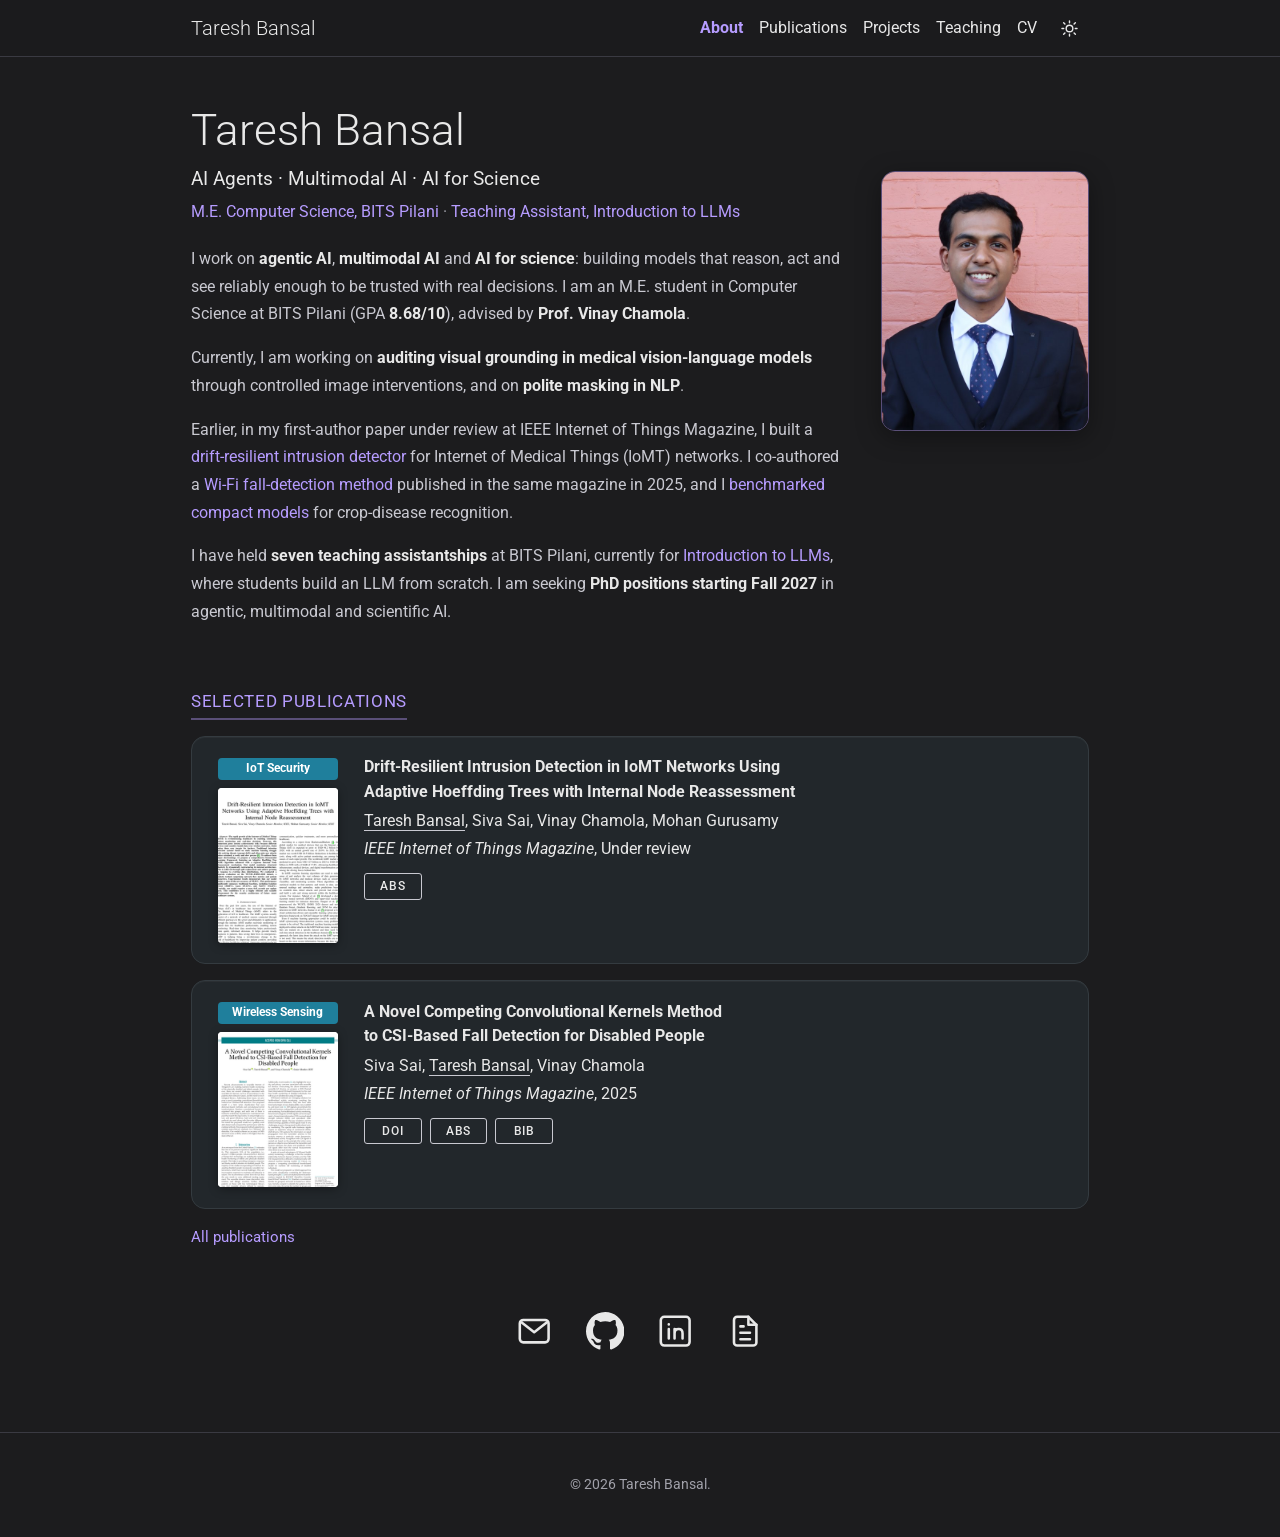
<file: index.html>
<!DOCTYPE html>
<html lang="en">
<head>
<meta charset="utf-8">
<meta name="viewport" content="width=device-width, initial-scale=1">
<title>Taresh Bansal | AI agents, multimodal AI and AI for science</title>
<meta name="description" content="Taresh Bansal: M.E. Computer Science at BITS Pilani (GPA 8.68). Working on AI agents, multimodal AI and AI for science. Published in IEEE Internet of Things Magazine. Seeking PhD positions starting Fall 2027.">
<meta name="author" content="Taresh Bansal">
<meta name="theme-color" content="#1c1c1e">
<link rel="canonical" href="https://taresh-bansal.github.io/">
<meta property="og:url" content="https://taresh-bansal.github.io/">
<meta property="og:type" content="profile">
<meta property="og:site_name" content="Taresh Bansal">
<meta property="og:title" content="Taresh Bansal | AI agents, multimodal AI and AI for science">
<meta property="og:description" content="Taresh Bansal: M.E. Computer Science at BITS Pilani (GPA 8.68). Working on AI agents, multimodal AI and AI for science. Published in IEEE Internet of Things Magazine. Seeking PhD positions starting Fall 2027.">
<meta property="og:image" content="https://taresh-bansal.github.io/assets/img/og-card.png">
<meta property="og:image:width" content="1200">
<meta property="og:image:height" content="630">
<meta property="og:image:alt" content="Taresh Bansal: AI agents, multimodal AI and AI for science">
<meta name="twitter:card" content="summary_large_image">
<meta name="twitter:title" content="Taresh Bansal | AI agents, multimodal AI and AI for science">
<meta name="twitter:description" content="Taresh Bansal: M.E. Computer Science at BITS Pilani (GPA 8.68). Working on AI agents, multimodal AI and AI for science. Published in IEEE Internet of Things Magazine. Seeking PhD positions starting Fall 2027.">
<meta name="twitter:image" content="https://taresh-bansal.github.io/assets/img/og-card.png">
<meta name="twitter:image:alt" content="Taresh Bansal: AI agents, multimodal AI and AI for science">
<link rel="icon" type="image/svg+xml" href="data:image/svg+xml,%3Csvg xmlns='http://www.w3.org/2000/svg' viewBox='0 0 64 64'%3E%3Crect width='64' height='64' rx='14' fill='%231c1c1e'/%3E%3Ctext x='32' y='42' text-anchor='middle' font-family='Helvetica,Arial,sans-serif' font-size='27' font-weight='700' fill='%23b69cff'%3ETB%3C/text%3E%3C/svg%3E">
<link rel="icon" type="image/png" sizes="32x32" href="/assets/img/favicon-32.png">
<link rel="apple-touch-icon" sizes="180x180" href="/assets/img/apple-touch-icon.png">
<link rel="preconnect" href="https://fonts.googleapis.com">
<link rel="preconnect" href="https://fonts.gstatic.com" crossorigin>
<link rel="stylesheet" href="https://fonts.googleapis.com/css2?family=Roboto:wght@300;400;500;700&amp;display=swap">
<link rel="stylesheet" href="/assets/css/main.css?v=202610191450">
<script src="/assets/js/theme.js?v=202610181442"></script>
<script type="application/ld+json">
[
 {
  "@context": "https://schema.org",
  "@type": "Person",
  "@id": "https://taresh-bansal.github.io/#person",
  "name": "Taresh Bansal",
  "url": "https://taresh-bansal.github.io/",
  "email": "mailto:tareshbansal06@gmail.com",
  "image": "https://taresh-bansal.github.io/assets/img/taresh-bansal.jpg",
  "jobTitle": "M.E. Computer Science student and Teaching Assistant",
  "affiliation": {
   "@type": "CollegeOrUniversity",
   "name": "Birla Institute of Technology and Science, Pilani"
  },
  "alumniOf": {
   "@type": "CollegeOrUniversity",
   "name": "Birla Institute of Technology and Science, Pilani"
  },
  "knowsAbout": [
   "AI Agents",
   "Agentic AI",
   "Multimodal AI",
   "AI for Science",
   "Vision-Language Models",
   "Natural Language Processing"
  ],
  "sameAs": [
   "https://github.com/taresh-bansal",
   "https://www.linkedin.com/in/taresh-bansal"
  ]
 },
 {
  "@context": "https://schema.org",
  "@type": "WebPage",
  "name": "Taresh Bansal | AI agents, multimodal AI and AI for science",
  "url": "https://taresh-bansal.github.io/",
  "description": "Taresh Bansal: M.E. Computer Science at BITS Pilani (GPA 8.68). Working on AI agents, multimodal AI and AI for science. Published in IEEE Internet of Things Magazine. Seeking PhD positions starting Fall 2027.",
  "about": {
   "@id": "https://taresh-bansal.github.io/#person"
  }
 }
]
</script>
</head>
<body>
<a class="skip" href="#content">Skip to content</a>
<header class="navbar">
  <div class="container">
    <a class="navbar-brand" href="/">Taresh Bansal</a>
    <nav aria-label="Main">
      <ul class="nav-links" id="nav-links">
        <li><a href="/" aria-current="page">About</a></li>
        <li><a href="/publications/">Publications</a></li>
        <li><a href="/projects/">Projects</a></li>
        <li><a href="/teaching/">Teaching</a></li>
        <li><a href="/cv/">CV</a></li>
      </ul>
    </nav>
    <button class="icon-btn theme-toggle" type="button" aria-label="Switch to light theme" title="Switch to light theme"><svg class="i-sun" viewBox="0 0 24 24" fill="none" stroke="currentColor" stroke-width="1.8" stroke-linecap="round" aria-hidden="true"><circle cx="12" cy="12" r="4.2"/><path d="M12 2.5v2.2M12 19.3v2.2M4.6 4.6l1.6 1.6M17.8 17.8l1.6 1.6M2.5 12h2.2M19.3 12h2.2M4.6 19.4l1.6-1.6M17.8 6.2l1.6-1.6"/></svg><svg class="i-moon" viewBox="0 0 24 24" fill="none" stroke="currentColor" stroke-width="1.8" stroke-linejoin="round" aria-hidden="true"><path d="M20.5 14.6A8.6 8.6 0 0 1 9.4 3.5a8.6 8.6 0 1 0 11.1 11.1z"/></svg></button>
    <button class="icon-btn menu-btn" type="button" aria-label="Menu" aria-expanded="false" aria-controls="nav-links"><svg class="i-bars" viewBox="0 0 24 24" fill="none" stroke="currentColor" stroke-width="1.8" stroke-linecap="round" aria-hidden="true"><path d="M4 7h16M4 12h16M4 17h16"/></svg><svg class="i-x" viewBox="0 0 24 24" fill="none" stroke="currentColor" stroke-width="1.8" stroke-linecap="round" aria-hidden="true"><path d="M6 6l12 12M18 6L6 18"/></svg></button>
  </div>
</header>
<main id="content">
  <div class="container post">
    <header class="post-header">
      <h1 class="post-title">Taresh Bansal</h1>
    </header>
    <div class="about-top">
      <div class="about-text">
      <p class="identity"><span class="nb">AI Agents ·</span> <span class="nb">Multimodal AI ·</span> <span class="nb">AI for Science</span></p>
      <p class="subtitle"><span class="cred">M.E. Computer Science, BITS Pilani</span> <span class="sep">·</span> <span class="cred">Teaching Assistant, Introduction to LLMs</span></p>
        <div class="bio">
      <p>I work on <strong>agentic AI</strong>, <strong>multimodal AI</strong> and <strong>AI for science</strong>: building models that reason, act and see reliably enough to be trusted with real decisions. I am an M.E. student in Computer Science at BITS Pilani (GPA <strong>8.68/10</strong>), advised by <strong>Prof. Vinay Chamola</strong>.</p>
      <p>Currently, I am working on <a href="/projects/medical-vlm-grounding/"><strong>auditing visual grounding in medical vision-language models</strong></a> through controlled image interventions, and on <strong>polite masking in NLP</strong>.</p>
      <p>Earlier, in my first-author paper under review at IEEE Internet of Things Magazine, I built a <a href="/projects/iomt-intrusion-detection/">drift-resilient intrusion detector</a> for Internet of Medical Things (IoMT) networks. I co-authored a <a href="/projects/csi-fall-detection/">Wi-Fi fall-detection method</a> published in the same magazine in 2025, and I <a href="/projects/plant-disease-edge/">benchmarked compact models</a> for crop-disease recognition.</p>
      <p>I have held <strong>seven teaching assistantships</strong> at BITS Pilani, currently for <a href="/teaching/">Introduction to LLMs</a>, where students build an LLM from scratch. I am seeking <strong>PhD positions starting Fall 2027</strong> in agentic, multimodal and scientific AI.</p>
        </div>
      </div>
      <figure class="profile">
        <img src="/assets/img/taresh-bansal.jpg" alt="Taresh Bansal" width="560" height="700" fetchpriority="high">
      </figure>
    </div>


    <section class="section" aria-labelledby="sp-h">
      <h2 class="category" id="sp-h"><a href="/publications/">Selected publications</a></h2>
      <ol class="bibliography">
      <li>
      <article class="pub">
        <div class="pub-side"><span class="topic">IoT Security</span><img class="thumb" src="/assets/img/pub-iomt.png" alt="First page of the paper" width="300" height="388" loading="lazy"></div>
        <div class="pub-main">
          <h3 class="title">Drift-Resilient Intrusion Detection in IoMT Networks Using Adaptive Hoeffding Trees with Internal Node Reassessment</h3>
          <p class="author"><span class="me">Taresh Bansal</span>, Siva Sai, Vinay Chamola, Mohan Gurusamy</p>
          <p class="periodical"><em>IEEE Internet of Things Magazine</em>, Under review</p>
          <div class="links">
            <button class="z" type="button" data-panel="home-iomt-abs">Abs</button>
          </div>
          <div class="panel" id="home-iomt-abs"><p>An incremental intrusion detector for Internet of Medical Things (IoMT) network traffic. Adaptive Hoeffding trees with internal node reassessment re-check earlier splits as new traffic arrives, so the model adapts to distribution shift by updating on the fly instead of being retrained from scratch. On the WUSTL-EHMS-2020 dataset it is more accurate than both the incremental and the batch-retrained baselines, and each update is faster than retraining any of the batch models.</p></div>
        </div>
      </article>
      </li>
      <li>
      <article class="pub">
        <div class="pub-side"><span class="topic">Wireless Sensing</span><img class="thumb" src="/assets/img/pub-fall-detection.png" alt="First page of the paper" width="300" height="388" loading="lazy"></div>
        <div class="pub-main">
          <h3 class="title"><a href="https://doi.org/10.1109/MIOT.2025.3588213" target="_blank" rel="noopener">A Novel Competing Convolutional Kernels Method to CSI-Based Fall Detection for Disabled People</a></h3>
          <p class="author">Siva Sai, <span class="me">Taresh Bansal</span>, Vinay Chamola</p>
          <p class="periodical"><em>IEEE Internet of Things Magazine</em>, 2025</p>
          <div class="links">
            <a class="z" href="https://doi.org/10.1109/MIOT.2025.3588213" target="_blank" rel="noopener">DOI</a>
            <button class="z" type="button" data-panel="home-fall-abs">Abs</button>
            <button class="z" type="button" data-panel="home-fall-bib">Bib</button>
          </div>
          <div class="panel" id="home-fall-abs"><p>Detects falls from Wi-Fi channel state information (CSI), a non-wearable alternative for disabled and elderly people. Time series are classified with randomly generated convolutional kernels grouped into competing pattern dictionaries, using hard and soft counting and first-order differences. Detects falls from Wi-Fi channel state information (CSI), a non-wearable alternative for disabled and elderly people. Time series are classified with randomly generated convolutional kernels grouped into competing pattern dictionaries, using hard and soft counting and first-order differences. On a public dataset the method improves on the best previously reported F1 score.</p></div>
          <div class="panel" id="home-fall-bib"><button class="copy" type="button" data-copy="home-fall-bib-text">Copy</button><pre id="home-fall-bib-text">@article{sai2025competing,
  author  = {Sai, Siva and Bansal, Taresh and Chamola, Vinay},
  title   = {A Novel Competing Convolutional Kernels Method to CSI-Based Fall Detection for Disabled People},
  journal = {IEEE Internet of Things Magazine},
  volume  = {8},
  number  = {6},
  pages   = {115--121},
  year    = {2025},
  doi     = {10.1109/MIOT.2025.3588213}
}</pre></div>
        </div>
      </article>
      </li>
      </ol>
      <p class="section-more"><a href="/publications/">All publications</a></p>
    </section>

    <div class="social">
      <ul class="contact-icons">
        <li><a href="mailto:tareshbansal06@gmail.com" title="Email" aria-label="Email tareshbansal06@gmail.com"><svg viewBox="0 0 24 24" fill="none" stroke="currentColor" stroke-width="1.6" stroke-linejoin="round" aria-hidden="true"><rect x="3" y="5" width="18" height="14" rx="2.2"/><path d="M3.8 6.2l8.2 6.4 8.2-6.4"/></svg></a></li>
        <li><a href="https://github.com/taresh-bansal" title="GitHub" aria-label="GitHub" target="_blank" rel="noopener"><svg viewBox="0 0 16 16" fill="currentColor" aria-hidden="true"><path d="M8 0C3.58 0 0 3.58 0 8c0 3.54 2.29 6.53 5.47 7.59.4.07.55-.17.55-.38 0-.19-.01-.82-.01-1.49-2.01.37-2.53-.49-2.69-.94-.09-.23-.48-.94-.82-1.13-.28-.15-.68-.52-.01-.53.63-.01 1.08.58 1.23.82.72 1.21 1.87.87 2.33.66.07-.52.28-.87.51-1.07-1.78-.2-3.64-.89-3.64-3.95 0-.87.31-1.59.82-2.15-.08-.2-.36-1.02.08-2.12 0 0 .67-.21 2.2.82.64-.18 1.32-.27 2-.27.68 0 1.36.09 2 .27 1.53-1.04 2.2-.82 2.2-.82.44 1.1.16 1.92.08 2.12.51.56.82 1.27.82 2.15 0 3.07-1.87 3.75-3.65 3.95.29.25.54.73.54 1.48 0 1.07-.01 1.93-.01 2.2 0 .21.15.46.55.38A8.01 8.01 0 0 0 16 8c0-4.42-3.58-8-8-8z"/></svg></a></li>
        <li><a href="https://www.linkedin.com/in/taresh-bansal" title="LinkedIn" aria-label="LinkedIn" target="_blank" rel="noopener"><svg viewBox="0 0 24 24" fill="none" stroke="currentColor" stroke-width="1.6" stroke-linecap="round" stroke-linejoin="round" aria-hidden="true"><rect x="3" y="3" width="18" height="18" rx="2.2"/><path d="M8 10.6v5.9M8 7.7v.05M11.6 16.5v-5.9M11.6 13.4c0-1.7 1.1-2.8 2.6-2.8s2.4 1.1 2.4 2.8v3.1"/></svg></a></li>
        <li><a href="/assets/Taresh_Bansal_CV.pdf?v=202610181531" title="CV (PDF)" aria-label="CV (PDF)" target="_blank" rel="noopener"><svg viewBox="0 0 24 24" fill="none" stroke="currentColor" stroke-width="1.6" stroke-linejoin="round" stroke-linecap="round" aria-hidden="true"><path d="M14 3H7a2 2 0 0 0-2 2v14a2 2 0 0 0 2 2h10a2 2 0 0 0 2-2V8z"/><path d="M14 3v5h5M9 13h6M9 17h6M9 9h2"/></svg></a></li>
      </ul>
      <p class="contact-note print-only">Email: tareshbansal06@gmail.com</p>
    </div>
  </div>
</main>
<footer class="site-footer">
  <div class="container">&copy; 2026 Taresh Bansal.</div>
</footer>
</body>
</html>
</file>
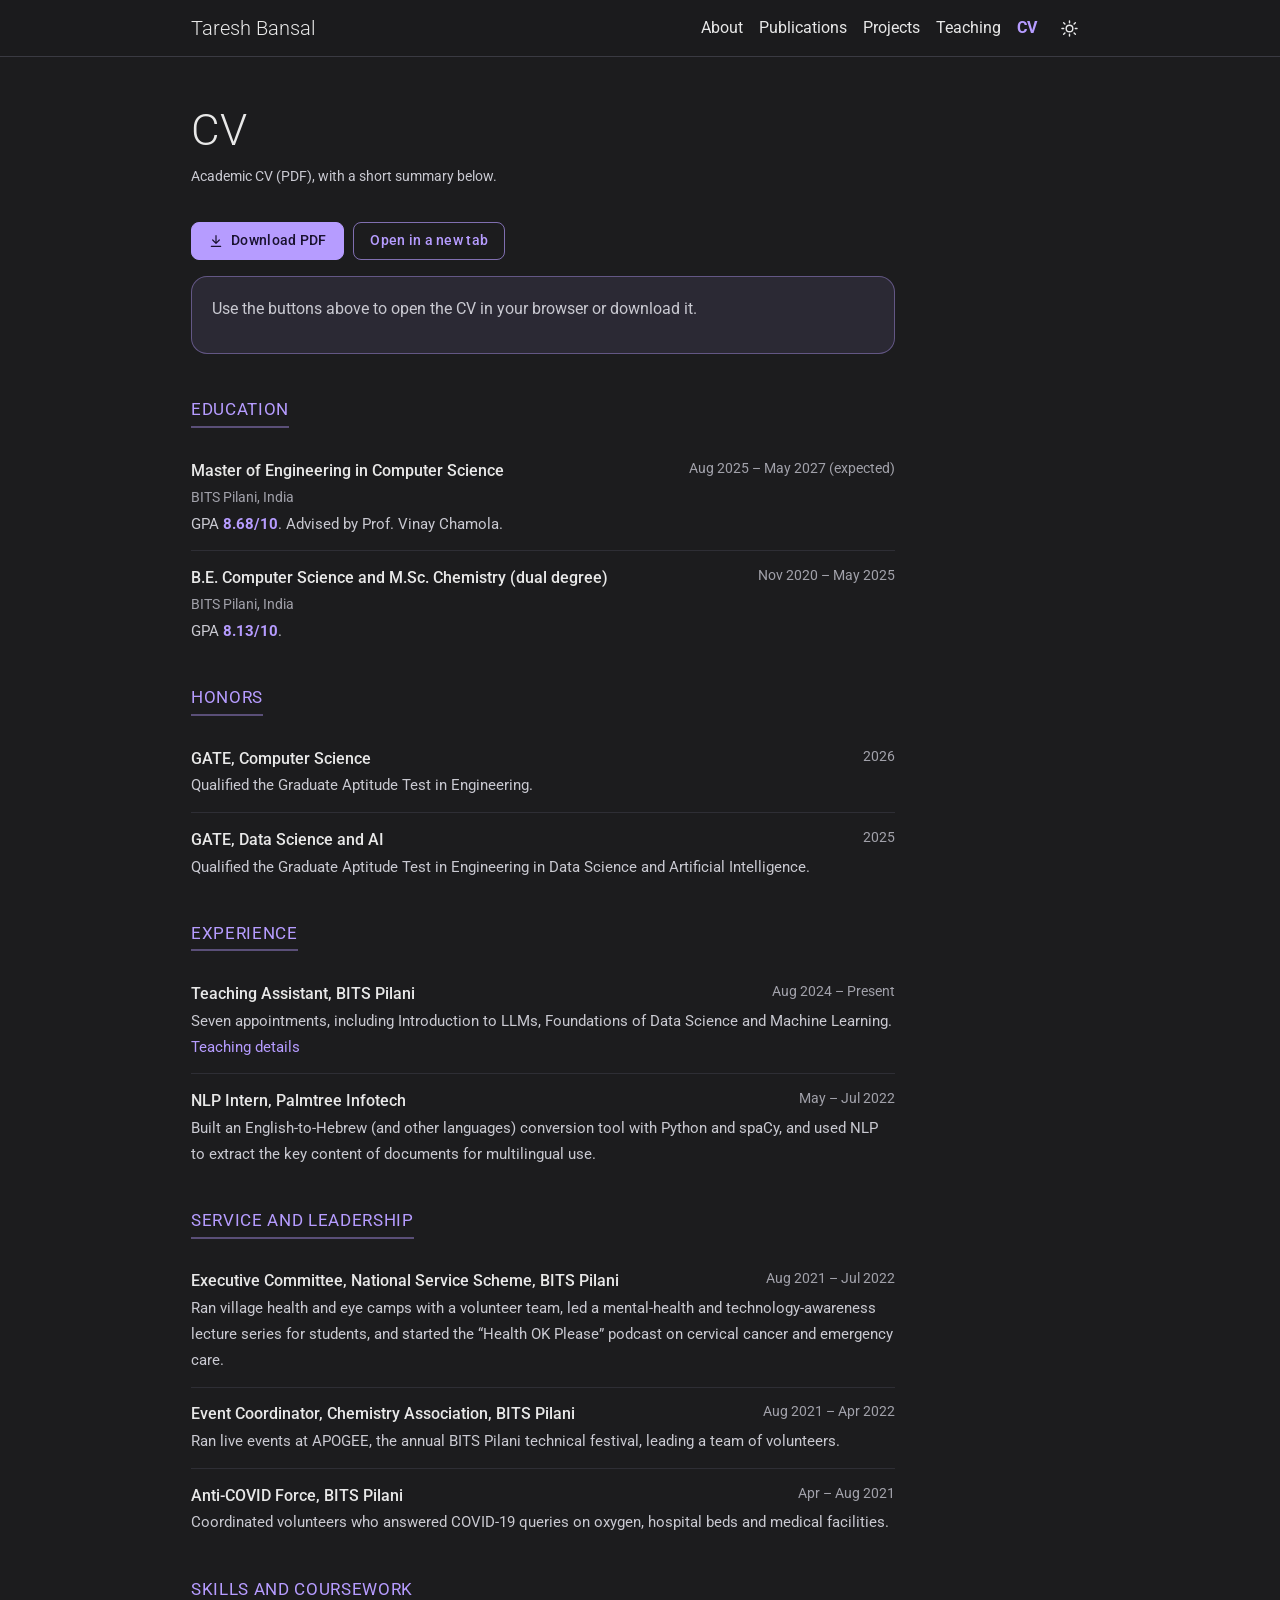
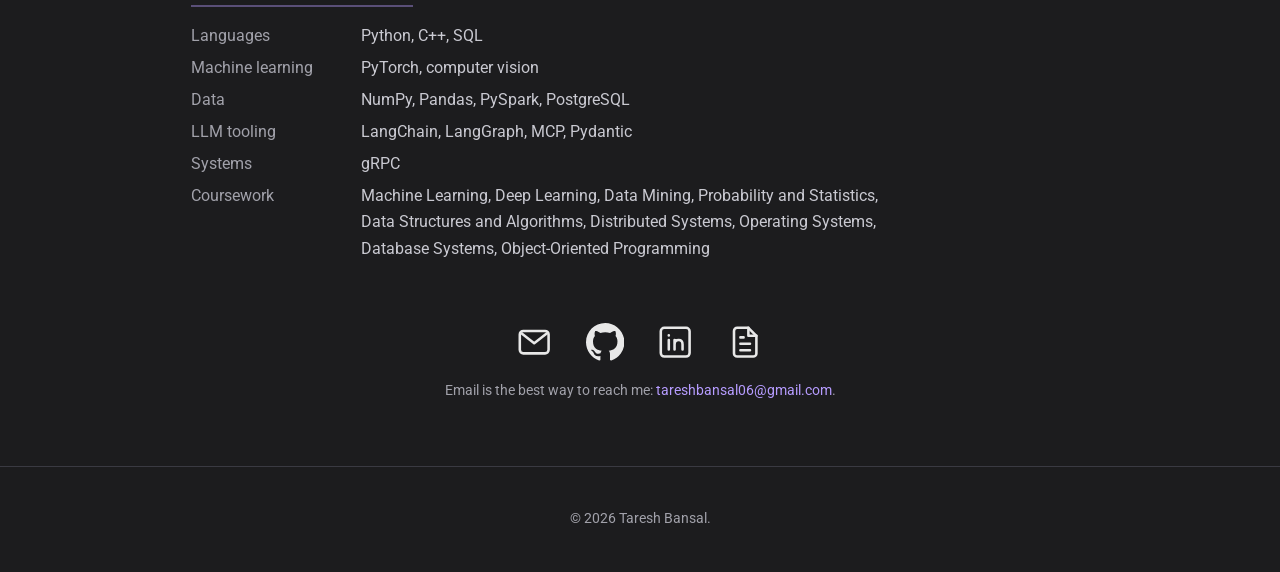
<file: cv/index.html>
<!DOCTYPE html>
<html lang="en">
<head>
<meta charset="utf-8">
<meta name="viewport" content="width=device-width, initial-scale=1">
<title>CV | Taresh Bansal</title>
<meta name="description" content="Taresh Bansal&#x27;s academic CV (PDF): M.E. Computer Science at BITS Pilani (GPA 8.68), publications, research, teaching and service.">
<meta name="author" content="Taresh Bansal">
<meta name="theme-color" content="#1c1c1e">
<link rel="canonical" href="https://taresh-bansal.github.io/cv/">
<meta property="og:url" content="https://taresh-bansal.github.io/cv/">
<meta property="og:type" content="website">
<meta property="og:site_name" content="Taresh Bansal">
<meta property="og:title" content="CV | Taresh Bansal">
<meta property="og:description" content="Taresh Bansal&#x27;s academic CV (PDF): M.E. Computer Science at BITS Pilani (GPA 8.68), publications, research, teaching and service.">
<meta property="og:image" content="https://taresh-bansal.github.io/assets/img/og-card.png">
<meta property="og:image:width" content="1200">
<meta property="og:image:height" content="630">
<meta property="og:image:alt" content="Taresh Bansal: AI agents, multimodal AI and AI for science">
<meta name="twitter:card" content="summary_large_image">
<meta name="twitter:title" content="CV | Taresh Bansal">
<meta name="twitter:description" content="Taresh Bansal&#x27;s academic CV (PDF): M.E. Computer Science at BITS Pilani (GPA 8.68), publications, research, teaching and service.">
<meta name="twitter:image" content="https://taresh-bansal.github.io/assets/img/og-card.png">
<meta name="twitter:image:alt" content="Taresh Bansal: AI agents, multimodal AI and AI for science">
<link rel="icon" type="image/svg+xml" href="data:image/svg+xml,%3Csvg xmlns='http://www.w3.org/2000/svg' viewBox='0 0 64 64'%3E%3Crect width='64' height='64' rx='14' fill='%231c1c1e'/%3E%3Ctext x='32' y='42' text-anchor='middle' font-family='Helvetica,Arial,sans-serif' font-size='27' font-weight='700' fill='%23b69cff'%3ETB%3C/text%3E%3C/svg%3E">
<link rel="icon" type="image/png" sizes="32x32" href="/assets/img/favicon-32.png">
<link rel="apple-touch-icon" sizes="180x180" href="/assets/img/apple-touch-icon.png">
<link rel="preconnect" href="https://fonts.googleapis.com">
<link rel="preconnect" href="https://fonts.gstatic.com" crossorigin>
<link rel="stylesheet" href="https://fonts.googleapis.com/css2?family=Roboto:wght@300;400;500;700&amp;display=swap">
<link rel="stylesheet" href="/assets/css/main.css?v=202610191450">
<script src="/assets/js/theme.js?v=202610181442"></script>
<script type="application/ld+json">
[
 {
  "@context": "https://schema.org",
  "@type": "Person",
  "@id": "https://taresh-bansal.github.io/#person",
  "name": "Taresh Bansal",
  "url": "https://taresh-bansal.github.io/",
  "email": "mailto:tareshbansal06@gmail.com",
  "jobTitle": "M.E. Computer Science student and Teaching Assistant",
  "affiliation": {
   "@type": "CollegeOrUniversity",
   "name": "Birla Institute of Technology and Science, Pilani"
  },
  "alumniOf": {
   "@type": "CollegeOrUniversity",
   "name": "Birla Institute of Technology and Science, Pilani"
  },
  "knowsAbout": [
   "AI Agents",
   "Agentic AI",
   "Multimodal AI",
   "AI for Science",
   "Vision-Language Models",
   "Natural Language Processing"
  ],
  "sameAs": [
   "https://github.com/taresh-bansal",
   "https://www.linkedin.com/in/taresh-bansal"
  ]
 },
 {
  "@context": "https://schema.org",
  "@type": "WebPage",
  "name": "CV | Taresh Bansal",
  "url": "https://taresh-bansal.github.io/cv/",
  "description": "Taresh Bansal's academic CV (PDF): M.E. Computer Science at BITS Pilani (GPA 8.68), publications, research, teaching and service.",
  "about": {
   "@id": "https://taresh-bansal.github.io/#person"
  }
 }
]
</script>
</head>
<body>
<a class="skip" href="#content">Skip to content</a>
<header class="navbar">
  <div class="container">
    <a class="navbar-brand" href="/">Taresh Bansal</a>
    <nav aria-label="Main">
      <ul class="nav-links" id="nav-links">
        <li><a href="/">About</a></li>
        <li><a href="/publications/">Publications</a></li>
        <li><a href="/projects/">Projects</a></li>
        <li><a href="/teaching/">Teaching</a></li>
        <li><a href="/cv/" aria-current="page">CV</a></li>
      </ul>
    </nav>
    <button class="icon-btn theme-toggle" type="button" aria-label="Switch to light theme" title="Switch to light theme"><svg class="i-sun" viewBox="0 0 24 24" fill="none" stroke="currentColor" stroke-width="1.8" stroke-linecap="round" aria-hidden="true"><circle cx="12" cy="12" r="4.2"/><path d="M12 2.5v2.2M12 19.3v2.2M4.6 4.6l1.6 1.6M17.8 17.8l1.6 1.6M2.5 12h2.2M19.3 12h2.2M4.6 19.4l1.6-1.6M17.8 6.2l1.6-1.6"/></svg><svg class="i-moon" viewBox="0 0 24 24" fill="none" stroke="currentColor" stroke-width="1.8" stroke-linejoin="round" aria-hidden="true"><path d="M20.5 14.6A8.6 8.6 0 0 1 9.4 3.5a8.6 8.6 0 1 0 11.1 11.1z"/></svg></button>
    <button class="icon-btn menu-btn" type="button" aria-label="Menu" aria-expanded="false" aria-controls="nav-links"><svg class="i-bars" viewBox="0 0 24 24" fill="none" stroke="currentColor" stroke-width="1.8" stroke-linecap="round" aria-hidden="true"><path d="M4 7h16M4 12h16M4 17h16"/></svg><svg class="i-x" viewBox="0 0 24 24" fill="none" stroke="currentColor" stroke-width="1.8" stroke-linecap="round" aria-hidden="true"><path d="M6 6l12 12M18 6L6 18"/></svg></button>
  </div>
</header>
<main id="content">
  <div class="container post">
    <header class="post-header">
      <h1 class="post-title">CV</h1>
      <p class="post-description">Academic CV (PDF), with a short summary below.</p>
    </header>
    <div class="btn-row">
      <a class="btn btn-primary" href="/assets/Taresh_Bansal_CV.pdf?v=202610181531" download="Taresh_Bansal_CV.pdf"><svg viewBox="0 0 24 24" fill="none" stroke="currentColor" stroke-width="1.8" stroke-linecap="round" stroke-linejoin="round" aria-hidden="true"><path d="M12 4v11M7 10.5l5 5 5-5M5 20h14"/></svg>Download PDF</a>
      <a class="btn" href="/assets/Taresh_Bansal_CV.pdf?v=202610181531" target="_blank" rel="noopener">Open in a new tab</a>
    </div>
    <div class="cv-mobile">
      <p>Use the buttons above to open the CV in your browser or download it.</p>
    </div>
    <div class="cv-frame">
      <object data="/assets/Taresh_Bansal_CV.pdf?v=202610181531#view=FitH" type="application/pdf" aria-label="Taresh Bansal's CV (PDF)">
        <div class="cv-fallback">
          <p>Your browser can't show the PDF here.</p>
          <a class="btn btn-primary" href="/assets/Taresh_Bansal_CV.pdf?v=202610181531" target="_blank" rel="noopener"><svg viewBox="0 0 24 24" fill="none" stroke="currentColor" stroke-width="1.6" stroke-linejoin="round" stroke-linecap="round" aria-hidden="true"><path d="M14 3H7a2 2 0 0 0-2 2v14a2 2 0 0 0 2 2h10a2 2 0 0 0 2-2V8z"/><path d="M14 3v5h5M9 13h6M9 17h6M9 9h2"/></svg>View the CV (PDF)</a>
        </div>
      </object>
    </div>

    <section aria-labelledby="edu-h">
      <h2 class="category" id="edu-h">Education</h2>
      <ul class="rows">
        <li><span class="t">Master of Engineering in Computer Science</span><span class="when">Aug 2025 – May 2027 (expected)</span><span class="w">BITS Pilani, India</span><span class="s">GPA <span class="gpa">8.68/10</span>. Advised by Prof. Vinay Chamola.</span></li>
        <li><span class="t">B.E. Computer Science and M.Sc. Chemistry (dual degree)</span><span class="when">Nov 2020 – May 2025</span><span class="w">BITS Pilani, India</span><span class="s">GPA <span class="gpa">8.13/10</span>.</span></li>
      </ul>
    </section>

    <section aria-labelledby="hon-h">
      <h2 class="category" id="hon-h">Honors</h2>
      <ul class="rows">
        <li><span class="t">GATE, Computer Science</span><span class="when">2026</span><span class="s">Qualified the Graduate Aptitude Test in Engineering.</span></li>
        <li><span class="t">GATE, Data Science and AI</span><span class="when">2025</span><span class="s">Qualified the Graduate Aptitude Test in Engineering in Data Science and Artificial Intelligence.</span></li>
      </ul>
    </section>

    <section aria-labelledby="exp-h">
      <h2 class="category" id="exp-h">Experience</h2>
      <ul class="rows">
        <li><span class="t">Teaching Assistant, BITS Pilani</span><span class="when">Aug 2024 – Present</span><span class="s">Seven appointments, including Introduction to LLMs, Foundations of Data Science and Machine Learning. <a href="/teaching/">Teaching details</a></span></li>
        <li><span class="t">NLP Intern, Palmtree Infotech</span><span class="when">May – Jul 2022</span><span class="s">Built an English-to-Hebrew (and other languages) conversion tool with Python and spaCy, and used NLP to extract the key content of documents for multilingual use.</span></li>
      </ul>
    </section>

    <section aria-labelledby="svc-h">
      <h2 class="category" id="svc-h">Service and leadership</h2>
      <ul class="rows">
        <li><span class="t">Executive Committee, National Service Scheme, BITS Pilani</span><span class="when">Aug 2021 – Jul 2022</span><span class="s">Ran village health and eye camps with a volunteer team, led a mental-health and technology-awareness lecture series for students, and started the “Health OK Please” podcast on cervical cancer and emergency care.</span></li>
        <li><span class="t">Event Coordinator, Chemistry Association, BITS Pilani</span><span class="when">Aug 2021 – Apr 2022</span><span class="s">Ran live events at APOGEE, the annual BITS Pilani technical festival, leading a team of volunteers.</span></li>
        <li><span class="t">Anti-COVID Force, BITS Pilani</span><span class="when">Apr – Aug 2021</span><span class="s">Coordinated volunteers who answered COVID-19 queries on oxygen, hospital beds and medical facilities.</span></li>
      </ul>
    </section>

    <section aria-labelledby="sk-h">
      <h2 class="category" id="sk-h">Skills and coursework</h2>
      <dl class="skills">
        <dt>Languages</dt><dd>Python, C++, SQL</dd>
        <dt>Machine learning</dt><dd>PyTorch, computer vision</dd>
        <dt>Data</dt><dd>NumPy, Pandas, PySpark, PostgreSQL</dd>
        <dt>LLM tooling</dt><dd>LangChain, LangGraph, MCP, Pydantic</dd>
        <dt>Systems</dt><dd>gRPC</dd>
        <dt>Coursework</dt><dd>Machine Learning, Deep Learning, Data Mining, Probability and Statistics, Data Structures and Algorithms, Distributed Systems, Operating Systems, Database Systems, Object-Oriented Programming</dd>
      </dl>
    </section>

    <div class="social">
      <ul class="contact-icons">
        <li><a href="mailto:tareshbansal06@gmail.com" title="Email" aria-label="Email tareshbansal06@gmail.com"><svg viewBox="0 0 24 24" fill="none" stroke="currentColor" stroke-width="1.6" stroke-linejoin="round" aria-hidden="true"><rect x="3" y="5" width="18" height="14" rx="2.2"/><path d="M3.8 6.2l8.2 6.4 8.2-6.4"/></svg></a></li>
        <li><a href="https://github.com/taresh-bansal" title="GitHub" aria-label="GitHub" target="_blank" rel="noopener"><svg viewBox="0 0 16 16" fill="currentColor" aria-hidden="true"><path d="M8 0C3.58 0 0 3.58 0 8c0 3.54 2.29 6.53 5.47 7.59.4.07.55-.17.55-.38 0-.19-.01-.82-.01-1.49-2.01.37-2.53-.49-2.69-.94-.09-.23-.48-.94-.82-1.13-.28-.15-.68-.52-.01-.53.63-.01 1.08.58 1.23.82.72 1.21 1.87.87 2.33.66.07-.52.28-.87.51-1.07-1.78-.2-3.64-.89-3.64-3.95 0-.87.31-1.59.82-2.15-.08-.2-.36-1.02.08-2.12 0 0 .67-.21 2.2.82.64-.18 1.32-.27 2-.27.68 0 1.36.09 2 .27 1.53-1.04 2.2-.82 2.2-.82.44 1.1.16 1.92.08 2.12.51.56.82 1.27.82 2.15 0 3.07-1.87 3.75-3.65 3.95.29.25.54.73.54 1.48 0 1.07-.01 1.93-.01 2.2 0 .21.15.46.55.38A8.01 8.01 0 0 0 16 8c0-4.42-3.58-8-8-8z"/></svg></a></li>
        <li><a href="https://www.linkedin.com/in/taresh-bansal" title="LinkedIn" aria-label="LinkedIn" target="_blank" rel="noopener"><svg viewBox="0 0 24 24" fill="none" stroke="currentColor" stroke-width="1.6" stroke-linecap="round" stroke-linejoin="round" aria-hidden="true"><rect x="3" y="3" width="18" height="18" rx="2.2"/><path d="M8 10.6v5.9M8 7.7v.05M11.6 16.5v-5.9M11.6 13.4c0-1.7 1.1-2.8 2.6-2.8s2.4 1.1 2.4 2.8v3.1"/></svg></a></li>
        <li><a href="/assets/Taresh_Bansal_CV.pdf?v=202610181531" title="CV (PDF)" aria-label="CV (PDF)" target="_blank" rel="noopener"><svg viewBox="0 0 24 24" fill="none" stroke="currentColor" stroke-width="1.6" stroke-linejoin="round" stroke-linecap="round" aria-hidden="true"><path d="M14 3H7a2 2 0 0 0-2 2v14a2 2 0 0 0 2 2h10a2 2 0 0 0 2-2V8z"/><path d="M14 3v5h5M9 13h6M9 17h6M9 9h2"/></svg></a></li>
      </ul>
      <p class="contact-note">Email is the best way to reach me: <a href="mailto:tareshbansal06@gmail.com">tareshbansal06@gmail.com</a>.</p>
    </div>
  </div>
</main>
<footer class="site-footer">
  <div class="container">&copy; 2026 Taresh Bansal.</div>
</footer>
</body>
</html>
</file>
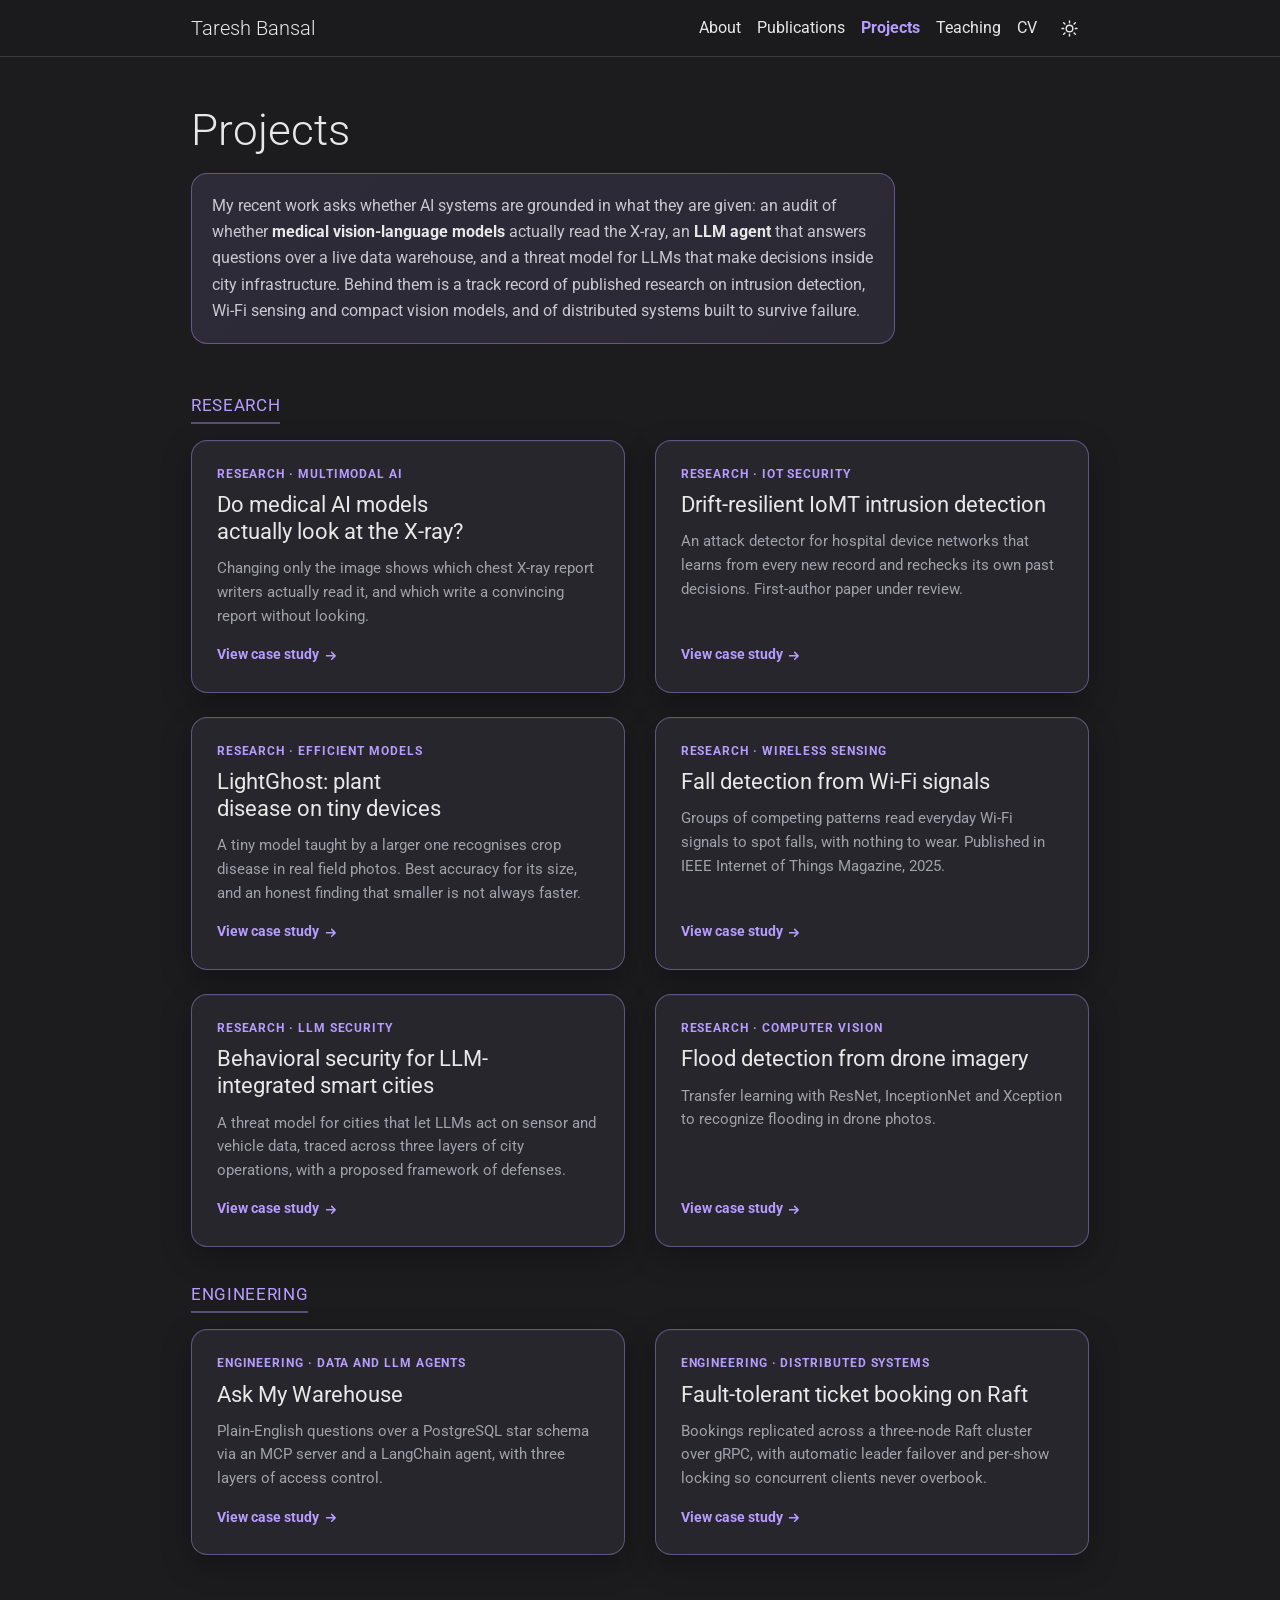
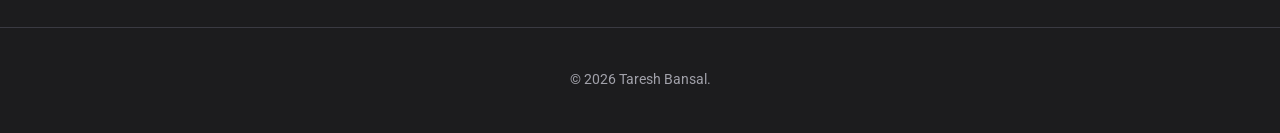
<file: projects/index.html>
<!DOCTYPE html>
<html lang="en">
<head>
<meta charset="utf-8">
<meta name="viewport" content="width=device-width, initial-scale=1">
<title>Projects | Taresh Bansal</title>
<meta name="description" content="Research and engineering case studies by Taresh Bansal: an LLM agent over a data warehouse, behavioral security for LLM-integrated smart cities, drift-resilient IoMT intrusion detection, CSI fall detection, compact plant-disease models and Raft-based ticket booking.">
<meta name="author" content="Taresh Bansal">
<meta name="theme-color" content="#1c1c1e">
<link rel="canonical" href="https://taresh-bansal.github.io/projects/">
<meta property="og:url" content="https://taresh-bansal.github.io/projects/">
<meta property="og:type" content="website">
<meta property="og:site_name" content="Taresh Bansal">
<meta property="og:title" content="Projects | Taresh Bansal">
<meta property="og:description" content="Research and engineering case studies by Taresh Bansal: an LLM agent over a data warehouse, behavioral security for LLM-integrated smart cities, drift-resilient IoMT intrusion detection, CSI fall detection, compact plant-disease models and Raft-based ticket booking.">
<meta property="og:image" content="https://taresh-bansal.github.io/assets/img/og-card.png">
<meta property="og:image:width" content="1200">
<meta property="og:image:height" content="630">
<meta property="og:image:alt" content="Taresh Bansal: AI agents, multimodal AI and AI for science">
<meta name="twitter:card" content="summary_large_image">
<meta name="twitter:title" content="Projects | Taresh Bansal">
<meta name="twitter:description" content="Research and engineering case studies by Taresh Bansal: an LLM agent over a data warehouse, behavioral security for LLM-integrated smart cities, drift-resilient IoMT intrusion detection, CSI fall detection, compact plant-disease models and Raft-based ticket booking.">
<meta name="twitter:image" content="https://taresh-bansal.github.io/assets/img/og-card.png">
<meta name="twitter:image:alt" content="Taresh Bansal: AI agents, multimodal AI and AI for science">
<link rel="icon" type="image/svg+xml" href="data:image/svg+xml,%3Csvg xmlns='http://www.w3.org/2000/svg' viewBox='0 0 64 64'%3E%3Crect width='64' height='64' rx='14' fill='%231c1c1e'/%3E%3Ctext x='32' y='42' text-anchor='middle' font-family='Helvetica,Arial,sans-serif' font-size='27' font-weight='700' fill='%23b69cff'%3ETB%3C/text%3E%3C/svg%3E">
<link rel="icon" type="image/png" sizes="32x32" href="/assets/img/favicon-32.png">
<link rel="apple-touch-icon" sizes="180x180" href="/assets/img/apple-touch-icon.png">
<link rel="preconnect" href="https://fonts.googleapis.com">
<link rel="preconnect" href="https://fonts.gstatic.com" crossorigin>
<link rel="stylesheet" href="https://fonts.googleapis.com/css2?family=Roboto:wght@300;400;500;700&amp;display=swap">
<link rel="stylesheet" href="/assets/css/main.css?v=202610191450">
<script src="/assets/js/theme.js?v=202610181442"></script>
<script type="application/ld+json">
[
 {
  "@context": "https://schema.org",
  "@type": "Person",
  "@id": "https://taresh-bansal.github.io/#person",
  "name": "Taresh Bansal",
  "url": "https://taresh-bansal.github.io/",
  "email": "mailto:tareshbansal06@gmail.com",
  "jobTitle": "M.E. Computer Science student and Teaching Assistant",
  "affiliation": {
   "@type": "CollegeOrUniversity",
   "name": "Birla Institute of Technology and Science, Pilani"
  },
  "alumniOf": {
   "@type": "CollegeOrUniversity",
   "name": "Birla Institute of Technology and Science, Pilani"
  },
  "knowsAbout": [
   "AI Agents",
   "Agentic AI",
   "Multimodal AI",
   "AI for Science",
   "Vision-Language Models",
   "Natural Language Processing"
  ],
  "sameAs": [
   "https://github.com/taresh-bansal",
   "https://www.linkedin.com/in/taresh-bansal"
  ]
 },
 {
  "@context": "https://schema.org",
  "@type": "WebPage",
  "name": "Projects | Taresh Bansal",
  "url": "https://taresh-bansal.github.io/projects/",
  "description": "Research and engineering case studies by Taresh Bansal: an LLM agent over a data warehouse, behavioral security for LLM-integrated smart cities, drift-resilient IoMT intrusion detection, CSI fall detection, compact plant-disease models and Raft-based ticket booking.",
  "about": {
   "@id": "https://taresh-bansal.github.io/#person"
  }
 }
]
</script>
</head>
<body>
<a class="skip" href="#content">Skip to content</a>
<header class="navbar">
  <div class="container">
    <a class="navbar-brand" href="/">Taresh Bansal</a>
    <nav aria-label="Main">
      <ul class="nav-links" id="nav-links">
        <li><a href="/">About</a></li>
        <li><a href="/publications/">Publications</a></li>
        <li><a href="/projects/" aria-current="page">Projects</a></li>
        <li><a href="/teaching/">Teaching</a></li>
        <li><a href="/cv/">CV</a></li>
      </ul>
    </nav>
    <button class="icon-btn theme-toggle" type="button" aria-label="Switch to light theme" title="Switch to light theme"><svg class="i-sun" viewBox="0 0 24 24" fill="none" stroke="currentColor" stroke-width="1.8" stroke-linecap="round" aria-hidden="true"><circle cx="12" cy="12" r="4.2"/><path d="M12 2.5v2.2M12 19.3v2.2M4.6 4.6l1.6 1.6M17.8 17.8l1.6 1.6M2.5 12h2.2M19.3 12h2.2M4.6 19.4l1.6-1.6M17.8 6.2l1.6-1.6"/></svg><svg class="i-moon" viewBox="0 0 24 24" fill="none" stroke="currentColor" stroke-width="1.8" stroke-linejoin="round" aria-hidden="true"><path d="M20.5 14.6A8.6 8.6 0 0 1 9.4 3.5a8.6 8.6 0 1 0 11.1 11.1z"/></svg></button>
    <button class="icon-btn menu-btn" type="button" aria-label="Menu" aria-expanded="false" aria-controls="nav-links"><svg class="i-bars" viewBox="0 0 24 24" fill="none" stroke="currentColor" stroke-width="1.8" stroke-linecap="round" aria-hidden="true"><path d="M4 7h16M4 12h16M4 17h16"/></svg><svg class="i-x" viewBox="0 0 24 24" fill="none" stroke="currentColor" stroke-width="1.8" stroke-linecap="round" aria-hidden="true"><path d="M6 6l12 12M18 6L6 18"/></svg></button>
  </div>
</header>
<main id="content">
  <div class="container post">
    <header class="post-header">
      <h1 class="post-title">Projects</h1>
    </header>
    <div class="page-hero">
      <p class="page-hero-lead">My recent work asks whether AI systems are grounded in what they are given: an audit of whether <strong>medical vision-language models</strong> actually read the X-ray, an <strong>LLM agent</strong> that answers questions over a live data warehouse, and a threat model for LLMs that make decisions inside city infrastructure. Behind them is a track record of published research on intrusion detection, Wi-Fi sensing and compact vision models, and of distributed systems built to survive failure.</p>
    </div>

    <section aria-labelledby="research-h">
      <h2 class="category" id="research-h">Research</h2>
      <ul class="cards">
      <li><a class="project-card-link" href="/projects/medical-vlm-grounding/" aria-labelledby="card-medical-vlm-grounding">
        <div class="project-card">
          <p class="project-kicker">Research · Multimodal AI</p>
          <h3 class="card-title" id="card-medical-vlm-grounding">Do medical AI models actually look at the X-ray?</h3>
          <p class="card-text">Changing only the image shows which chest X-ray report writers actually read it, and which write a convincing report without looking.</p>
          <span class="project-cta">View case study<svg class="arrow" viewBox="0 0 16 16" fill="none" stroke="currentColor" stroke-width="1.8" stroke-linecap="round" stroke-linejoin="round" aria-hidden="true"><path d="M3 8h10M9 4l4 4-4 4"/></svg></span>
        </div>
      </a></li>
      <li><a class="project-card-link" href="/projects/iomt-intrusion-detection/" aria-labelledby="card-iomt-intrusion-detection">
        <div class="project-card">
          <p class="project-kicker">Research · IoT security</p>
          <h3 class="card-title" id="card-iomt-intrusion-detection">Drift-resilient IoMT intrusion detection</h3>
          <p class="card-text">An attack detector for hospital device networks that learns from every new record and rechecks its own past decisions. First-author paper under review.</p>
          <span class="project-cta">View case study<svg class="arrow" viewBox="0 0 16 16" fill="none" stroke="currentColor" stroke-width="1.8" stroke-linecap="round" stroke-linejoin="round" aria-hidden="true"><path d="M3 8h10M9 4l4 4-4 4"/></svg></span>
        </div>
      </a></li>
      <li><a class="project-card-link" href="/projects/plant-disease-edge/" aria-labelledby="card-plant-disease-edge">
        <div class="project-card">
          <p class="project-kicker">Research · Efficient models</p>
          <h3 class="card-title" id="card-plant-disease-edge">LightGhost: plant disease on tiny devices</h3>
          <p class="card-text">A tiny model taught by a larger one recognises crop disease in real field photos. Best accuracy for its size, and an honest finding that smaller is not always faster.</p>
          <span class="project-cta">View case study<svg class="arrow" viewBox="0 0 16 16" fill="none" stroke="currentColor" stroke-width="1.8" stroke-linecap="round" stroke-linejoin="round" aria-hidden="true"><path d="M3 8h10M9 4l4 4-4 4"/></svg></span>
        </div>
      </a></li>
      <li><a class="project-card-link" href="/projects/csi-fall-detection/" aria-labelledby="card-csi-fall-detection">
        <div class="project-card">
          <p class="project-kicker">Research · Wireless sensing</p>
          <h3 class="card-title" id="card-csi-fall-detection">Fall detection from Wi-Fi signals</h3>
          <p class="card-text">Groups of competing patterns read everyday Wi-Fi signals to spot falls, with nothing to wear. Published in IEEE Internet of Things Magazine, 2025.</p>
          <span class="project-cta">View case study<svg class="arrow" viewBox="0 0 16 16" fill="none" stroke="currentColor" stroke-width="1.8" stroke-linecap="round" stroke-linejoin="round" aria-hidden="true"><path d="M3 8h10M9 4l4 4-4 4"/></svg></span>
        </div>
      </a></li>
      <li><a class="project-card-link" href="/projects/smart-city-llm-security/" aria-labelledby="card-smart-city-llm-security">
        <div class="project-card">
          <p class="project-kicker">Research · LLM security</p>
          <h3 class="card-title" id="card-smart-city-llm-security">Behavioral security for LLM-integrated smart cities</h3>
          <p class="card-text">A threat model for cities that let LLMs act on sensor and vehicle data, traced across three layers of city operations, with a proposed framework of defenses.</p>
          <span class="project-cta">View case study<svg class="arrow" viewBox="0 0 16 16" fill="none" stroke="currentColor" stroke-width="1.8" stroke-linecap="round" stroke-linejoin="round" aria-hidden="true"><path d="M3 8h10M9 4l4 4-4 4"/></svg></span>
        </div>
      </a></li>
      <li><a class="project-card-link" href="/projects/flood-detection/" aria-labelledby="card-flood-detection">
        <div class="project-card">
          <p class="project-kicker">Research · Computer vision</p>
          <h3 class="card-title" id="card-flood-detection">Flood detection from drone imagery</h3>
          <p class="card-text">Transfer learning with ResNet, InceptionNet and Xception to recognize flooding in drone photos.</p>
          <span class="project-cta">View case study<svg class="arrow" viewBox="0 0 16 16" fill="none" stroke="currentColor" stroke-width="1.8" stroke-linecap="round" stroke-linejoin="round" aria-hidden="true"><path d="M3 8h10M9 4l4 4-4 4"/></svg></span>
        </div>
      </a></li>
      </ul>
    </section>

    <section aria-labelledby="eng-h">
      <h2 class="category" id="eng-h">Engineering</h2>
      <ul class="cards">
      <li><a class="project-card-link" href="/projects/ask-my-warehouse/" aria-labelledby="card-ask-my-warehouse">
        <div class="project-card">
          <p class="project-kicker">Engineering · Data and LLM agents</p>
          <h3 class="card-title" id="card-ask-my-warehouse">Ask My Warehouse</h3>
          <p class="card-text">Plain-English questions over a PostgreSQL star schema via an MCP server and a LangChain agent, with three layers of access control.</p>
          <span class="project-cta">View case study<svg class="arrow" viewBox="0 0 16 16" fill="none" stroke="currentColor" stroke-width="1.8" stroke-linecap="round" stroke-linejoin="round" aria-hidden="true"><path d="M3 8h10M9 4l4 4-4 4"/></svg></span>
        </div>
      </a></li>
      <li><a class="project-card-link" href="/projects/raft-ticket-booking/" aria-labelledby="card-raft-ticket-booking">
        <div class="project-card">
          <p class="project-kicker">Engineering · Distributed systems</p>
          <h3 class="card-title" id="card-raft-ticket-booking">Fault-tolerant ticket booking on Raft</h3>
          <p class="card-text">Bookings replicated across a three-node Raft cluster over gRPC, with automatic leader failover and per-show locking so concurrent clients never overbook.</p>
          <span class="project-cta">View case study<svg class="arrow" viewBox="0 0 16 16" fill="none" stroke="currentColor" stroke-width="1.8" stroke-linecap="round" stroke-linejoin="round" aria-hidden="true"><path d="M3 8h10M9 4l4 4-4 4"/></svg></span>
        </div>
      </a></li>
      </ul>
    </section>
  </div>
</main>
<footer class="site-footer">
  <div class="container">&copy; 2026 Taresh Bansal.</div>
</footer>
</body>
</html>
</file>
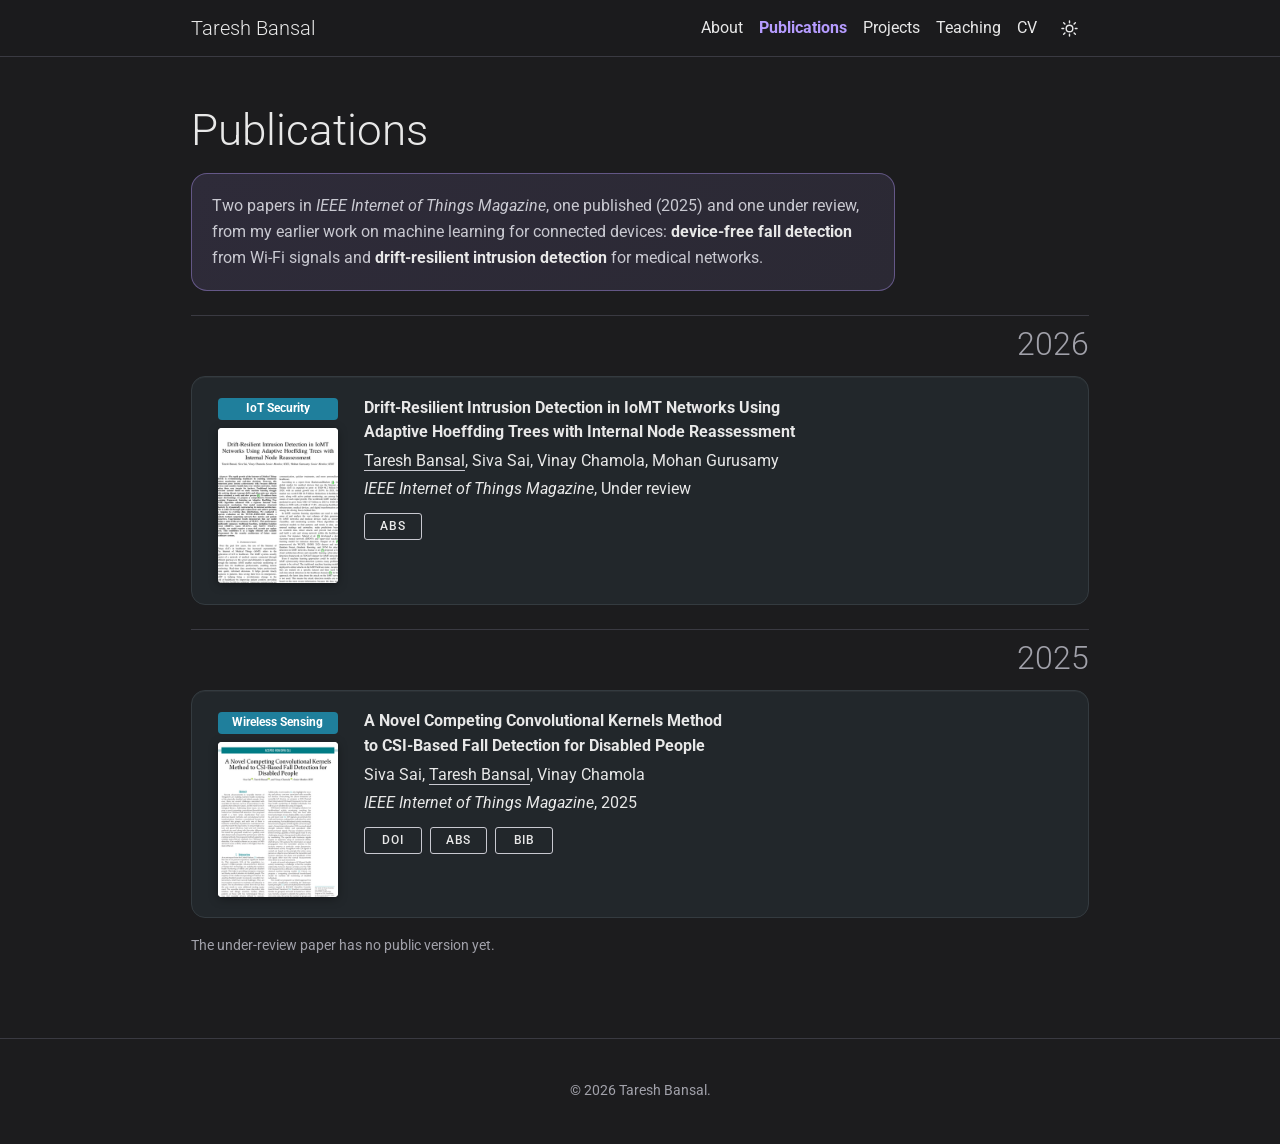
<file: publications/index.html>
<!DOCTYPE html>
<html lang="en">
<head>
<meta charset="utf-8">
<meta name="viewport" content="width=device-width, initial-scale=1">
<title>Publications | Taresh Bansal</title>
<meta name="description" content="Publications by Taresh Bansal: CSI-based fall detection (IEEE Internet of Things Magazine, 2025) and drift-resilient intrusion detection for IoMT networks (under review at IEEE Internet of Things Magazine).">
<meta name="author" content="Taresh Bansal">
<meta name="theme-color" content="#1c1c1e">
<link rel="canonical" href="https://taresh-bansal.github.io/publications/">
<meta property="og:url" content="https://taresh-bansal.github.io/publications/">
<meta property="og:type" content="website">
<meta property="og:site_name" content="Taresh Bansal">
<meta property="og:title" content="Publications | Taresh Bansal">
<meta property="og:description" content="Publications by Taresh Bansal: CSI-based fall detection (IEEE Internet of Things Magazine, 2025) and drift-resilient intrusion detection for IoMT networks (under review at IEEE Internet of Things Magazine).">
<meta property="og:image" content="https://taresh-bansal.github.io/assets/img/og-card.png">
<meta property="og:image:width" content="1200">
<meta property="og:image:height" content="630">
<meta property="og:image:alt" content="Taresh Bansal: AI agents, multimodal AI and AI for science">
<meta name="twitter:card" content="summary_large_image">
<meta name="twitter:title" content="Publications | Taresh Bansal">
<meta name="twitter:description" content="Publications by Taresh Bansal: CSI-based fall detection (IEEE Internet of Things Magazine, 2025) and drift-resilient intrusion detection for IoMT networks (under review at IEEE Internet of Things Magazine).">
<meta name="twitter:image" content="https://taresh-bansal.github.io/assets/img/og-card.png">
<meta name="twitter:image:alt" content="Taresh Bansal: AI agents, multimodal AI and AI for science">
<link rel="icon" type="image/svg+xml" href="data:image/svg+xml,%3Csvg xmlns='http://www.w3.org/2000/svg' viewBox='0 0 64 64'%3E%3Crect width='64' height='64' rx='14' fill='%231c1c1e'/%3E%3Ctext x='32' y='42' text-anchor='middle' font-family='Helvetica,Arial,sans-serif' font-size='27' font-weight='700' fill='%23b69cff'%3ETB%3C/text%3E%3C/svg%3E">
<link rel="icon" type="image/png" sizes="32x32" href="/assets/img/favicon-32.png">
<link rel="apple-touch-icon" sizes="180x180" href="/assets/img/apple-touch-icon.png">
<link rel="preconnect" href="https://fonts.googleapis.com">
<link rel="preconnect" href="https://fonts.gstatic.com" crossorigin>
<link rel="stylesheet" href="https://fonts.googleapis.com/css2?family=Roboto:wght@300;400;500;700&amp;display=swap">
<link rel="stylesheet" href="/assets/css/main.css?v=202610191450">
<script src="/assets/js/theme.js?v=202610181442"></script>
<script type="application/ld+json">
[
 {
  "@context": "https://schema.org",
  "@type": "Person",
  "@id": "https://taresh-bansal.github.io/#person",
  "name": "Taresh Bansal",
  "url": "https://taresh-bansal.github.io/",
  "email": "mailto:tareshbansal06@gmail.com",
  "jobTitle": "M.E. Computer Science student and Teaching Assistant",
  "affiliation": {
   "@type": "CollegeOrUniversity",
   "name": "Birla Institute of Technology and Science, Pilani"
  },
  "alumniOf": {
   "@type": "CollegeOrUniversity",
   "name": "Birla Institute of Technology and Science, Pilani"
  },
  "knowsAbout": [
   "AI Agents",
   "Agentic AI",
   "Multimodal AI",
   "AI for Science",
   "Vision-Language Models",
   "Natural Language Processing"
  ],
  "sameAs": [
   "https://github.com/taresh-bansal",
   "https://www.linkedin.com/in/taresh-bansal"
  ]
 },
 {
  "@context": "https://schema.org",
  "@type": "WebPage",
  "name": "Publications | Taresh Bansal",
  "url": "https://taresh-bansal.github.io/publications/",
  "description": "Publications by Taresh Bansal: CSI-based fall detection (IEEE Internet of Things Magazine, 2025) and drift-resilient intrusion detection for IoMT networks (under review at IEEE Internet of Things Magazine).",
  "about": {
   "@id": "https://taresh-bansal.github.io/#person"
  }
 },
 {
  "@context": "https://schema.org",
  "@type": "ScholarlyArticle",
  "headline": "A Novel Competing Convolutional Kernels Method to CSI-Based Fall Detection for Disabled People",
  "author": [
   {
    "@type": "Person",
    "name": "Siva Sai"
   },
   {
    "@type": "Person",
    "name": "Taresh Bansal"
   },
   {
    "@type": "Person",
    "name": "Vinay Chamola"
   }
  ],
  "isPartOf": {
   "@type": "Periodical",
   "name": "IEEE Internet of Things Magazine"
  },
  "datePublished": "2025",
  "identifier": {
   "@type": "PropertyValue",
   "propertyID": "DOI",
   "value": "10.1109/MIOT.2025.3588213"
  },
  "url": "https://doi.org/10.1109/MIOT.2025.3588213"
 }
]
</script>
</head>
<body>
<a class="skip" href="#content">Skip to content</a>
<header class="navbar">
  <div class="container">
    <a class="navbar-brand" href="/">Taresh Bansal</a>
    <nav aria-label="Main">
      <ul class="nav-links" id="nav-links">
        <li><a href="/">About</a></li>
        <li><a href="/publications/" aria-current="page">Publications</a></li>
        <li><a href="/projects/">Projects</a></li>
        <li><a href="/teaching/">Teaching</a></li>
        <li><a href="/cv/">CV</a></li>
      </ul>
    </nav>
    <button class="icon-btn theme-toggle" type="button" aria-label="Switch to light theme" title="Switch to light theme"><svg class="i-sun" viewBox="0 0 24 24" fill="none" stroke="currentColor" stroke-width="1.8" stroke-linecap="round" aria-hidden="true"><circle cx="12" cy="12" r="4.2"/><path d="M12 2.5v2.2M12 19.3v2.2M4.6 4.6l1.6 1.6M17.8 17.8l1.6 1.6M2.5 12h2.2M19.3 12h2.2M4.6 19.4l1.6-1.6M17.8 6.2l1.6-1.6"/></svg><svg class="i-moon" viewBox="0 0 24 24" fill="none" stroke="currentColor" stroke-width="1.8" stroke-linejoin="round" aria-hidden="true"><path d="M20.5 14.6A8.6 8.6 0 0 1 9.4 3.5a8.6 8.6 0 1 0 11.1 11.1z"/></svg></button>
    <button class="icon-btn menu-btn" type="button" aria-label="Menu" aria-expanded="false" aria-controls="nav-links"><svg class="i-bars" viewBox="0 0 24 24" fill="none" stroke="currentColor" stroke-width="1.8" stroke-linecap="round" aria-hidden="true"><path d="M4 7h16M4 12h16M4 17h16"/></svg><svg class="i-x" viewBox="0 0 24 24" fill="none" stroke="currentColor" stroke-width="1.8" stroke-linecap="round" aria-hidden="true"><path d="M6 6l12 12M18 6L6 18"/></svg></button>
  </div>
</header>
<main id="content">
  <div class="container post">
    <header class="post-header">
      <h1 class="post-title">Publications</h1>
    </header>
    <div class="page-hero">
      <p class="page-hero-lead">Two papers in <em>IEEE Internet of Things Magazine</em>, one published (2025) and one under review, from my earlier work on machine learning for connected devices: <strong>device-free fall detection</strong> from Wi-Fi signals and <strong>drift-resilient intrusion detection</strong> for medical networks.</p>
    </div>
    <h2 class="year">2026</h2>
    <ol class="bibliography">
      <li>
      <article class="pub" id="iomt-drift-resilient-intrusion-detection">
        <div class="pub-side"><span class="topic">IoT Security</span><img class="thumb" src="/assets/img/pub-iomt.png" alt="First page of the paper" width="300" height="388" loading="lazy"></div>
        <div class="pub-main">
          <h3 class="title">Drift-Resilient Intrusion Detection in IoMT Networks Using Adaptive Hoeffding Trees with Internal Node Reassessment</h3>
          <p class="author"><span class="me">Taresh Bansal</span>, Siva Sai, Vinay Chamola, Mohan Gurusamy</p>
          <p class="periodical"><em>IEEE Internet of Things Magazine</em>, Under review</p>
          <div class="links">
            <button class="z" type="button" data-panel="pubs-iomt-abs">Abs</button>
          </div>
          <div class="panel" id="pubs-iomt-abs"><p>An incremental intrusion detector for Internet of Medical Things (IoMT) network traffic. Adaptive Hoeffding trees with internal node reassessment re-check earlier splits as new traffic arrives, so the model adapts to distribution shift by updating on the fly instead of being retrained from scratch. On the WUSTL-EHMS-2020 dataset it is more accurate than both the incremental and the batch-retrained baselines, and each update is faster than retraining any of the batch models.</p></div>
        </div>
      </article>
      </li>
    </ol>
    <h2 class="year">2025</h2>
    <ol class="bibliography">
      <li>
      <article class="pub" id="csi-fall-detection-competing-kernels">
        <div class="pub-side"><span class="topic">Wireless Sensing</span><img class="thumb" src="/assets/img/pub-fall-detection.png" alt="First page of the paper" width="300" height="388" loading="lazy"></div>
        <div class="pub-main">
          <h3 class="title"><a href="https://doi.org/10.1109/MIOT.2025.3588213" target="_blank" rel="noopener">A Novel Competing Convolutional Kernels Method to CSI-Based Fall Detection for Disabled People</a></h3>
          <p class="author">Siva Sai, <span class="me">Taresh Bansal</span>, Vinay Chamola</p>
          <p class="periodical"><em>IEEE Internet of Things Magazine</em>, 2025</p>
          <div class="links">
            <a class="z" href="https://doi.org/10.1109/MIOT.2025.3588213" target="_blank" rel="noopener">DOI</a>
            <button class="z" type="button" data-panel="pubs-fall-abs">Abs</button>
            <button class="z" type="button" data-panel="bibtex-fall">Bib</button>
          </div>
          <div class="panel" id="pubs-fall-abs"><p>Detects falls from Wi-Fi channel state information (CSI), a non-wearable alternative for disabled and elderly people. Time series are classified with randomly generated convolutional kernels grouped into competing pattern dictionaries, using hard and soft counting and first-order differences. Detects falls from Wi-Fi channel state information (CSI), a non-wearable alternative for disabled and elderly people. Time series are classified with randomly generated convolutional kernels grouped into competing pattern dictionaries, using hard and soft counting and first-order differences. On a public dataset the method improves on the best previously reported F1 score.</p></div>
          <div class="panel" id="bibtex-fall"><button class="copy" type="button" data-copy="bibtex-fall-text">Copy</button><pre id="bibtex-fall-text">@article{sai2025competing,
  author  = {Sai, Siva and Bansal, Taresh and Chamola, Vinay},
  title   = {A Novel Competing Convolutional Kernels Method to CSI-Based Fall Detection for Disabled People},
  journal = {IEEE Internet of Things Magazine},
  volume  = {8},
  number  = {6},
  pages   = {115--121},
  year    = {2025},
  doi     = {10.1109/MIOT.2025.3588213}
}</pre></div>
        </div>
      </article>
      </li>
    </ol>
    <p class="note">The under-review paper has no public version yet.</p>
  </div>
</main>
<footer class="site-footer">
  <div class="container">&copy; 2026 Taresh Bansal.</div>
</footer>
</body>
</html>
</file>
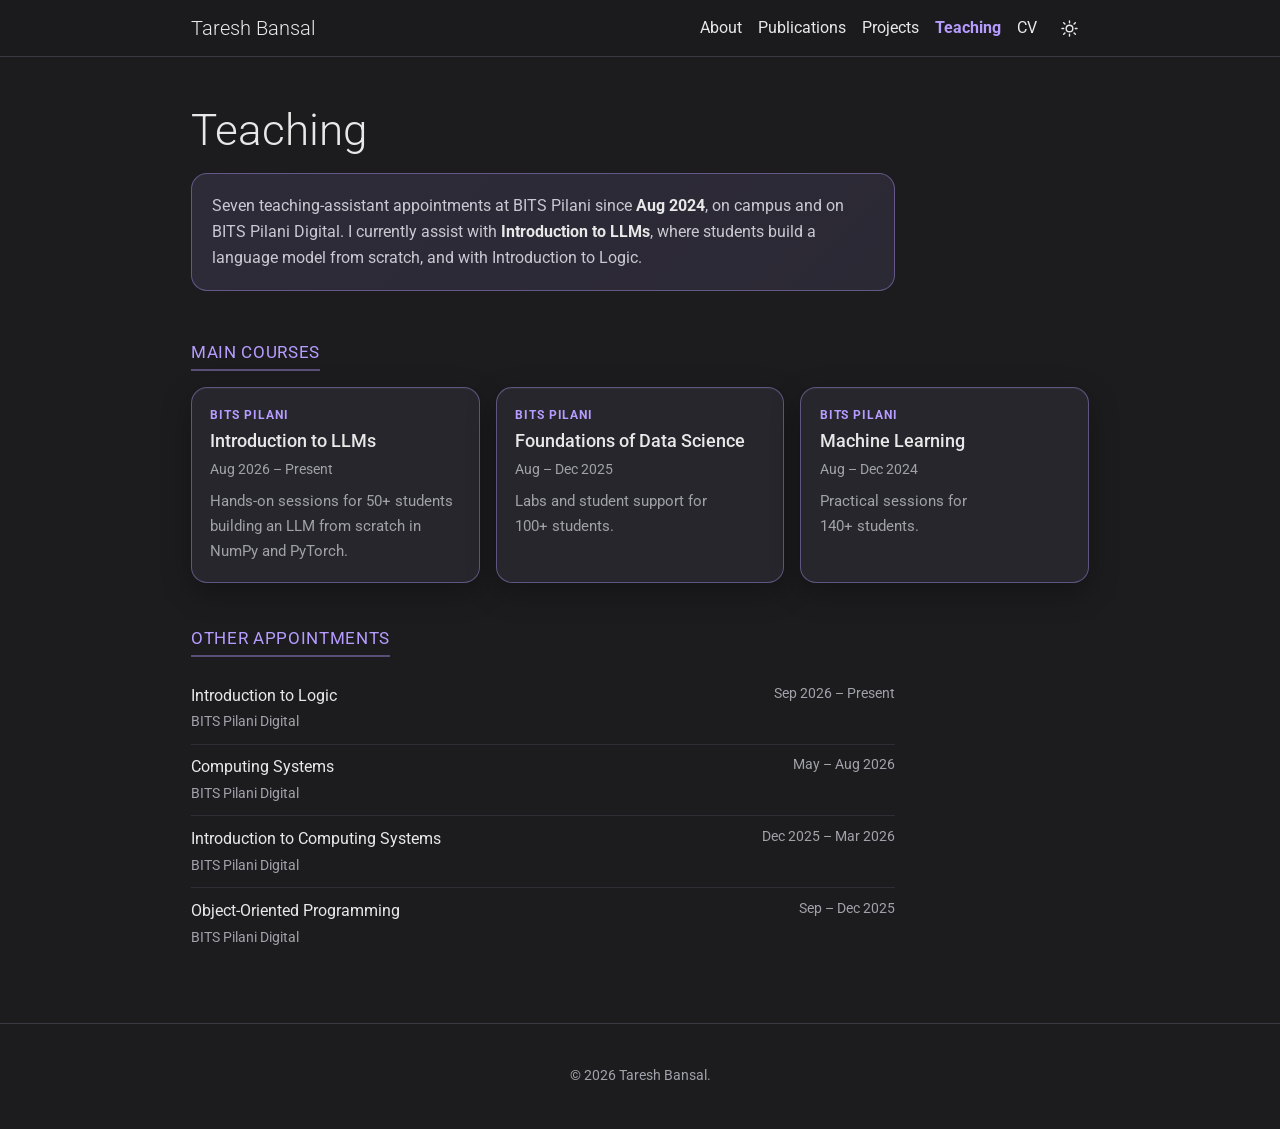
<file: teaching/index.html>
<!DOCTYPE html>
<html lang="en">
<head>
<meta charset="utf-8">
<meta name="viewport" content="width=device-width, initial-scale=1">
<title>Teaching | Taresh Bansal</title>
<meta name="description" content="Taresh Bansal&#x27;s teaching: seven teaching-assistant appointments at BITS Pilani, including Introduction to LLMs (50+ students), Foundations of Data Science (100+) and Machine Learning (140+).">
<meta name="author" content="Taresh Bansal">
<meta name="theme-color" content="#1c1c1e">
<link rel="canonical" href="https://taresh-bansal.github.io/teaching/">
<meta property="og:url" content="https://taresh-bansal.github.io/teaching/">
<meta property="og:type" content="website">
<meta property="og:site_name" content="Taresh Bansal">
<meta property="og:title" content="Teaching | Taresh Bansal">
<meta property="og:description" content="Taresh Bansal&#x27;s teaching: seven teaching-assistant appointments at BITS Pilani, including Introduction to LLMs (50+ students), Foundations of Data Science (100+) and Machine Learning (140+).">
<meta property="og:image" content="https://taresh-bansal.github.io/assets/img/og-card.png">
<meta property="og:image:width" content="1200">
<meta property="og:image:height" content="630">
<meta property="og:image:alt" content="Taresh Bansal: AI agents, multimodal AI and AI for science">
<meta name="twitter:card" content="summary_large_image">
<meta name="twitter:title" content="Teaching | Taresh Bansal">
<meta name="twitter:description" content="Taresh Bansal&#x27;s teaching: seven teaching-assistant appointments at BITS Pilani, including Introduction to LLMs (50+ students), Foundations of Data Science (100+) and Machine Learning (140+).">
<meta name="twitter:image" content="https://taresh-bansal.github.io/assets/img/og-card.png">
<meta name="twitter:image:alt" content="Taresh Bansal: AI agents, multimodal AI and AI for science">
<link rel="icon" type="image/svg+xml" href="data:image/svg+xml,%3Csvg xmlns='http://www.w3.org/2000/svg' viewBox='0 0 64 64'%3E%3Crect width='64' height='64' rx='14' fill='%231c1c1e'/%3E%3Ctext x='32' y='42' text-anchor='middle' font-family='Helvetica,Arial,sans-serif' font-size='27' font-weight='700' fill='%23b69cff'%3ETB%3C/text%3E%3C/svg%3E">
<link rel="icon" type="image/png" sizes="32x32" href="/assets/img/favicon-32.png">
<link rel="apple-touch-icon" sizes="180x180" href="/assets/img/apple-touch-icon.png">
<link rel="preconnect" href="https://fonts.googleapis.com">
<link rel="preconnect" href="https://fonts.gstatic.com" crossorigin>
<link rel="stylesheet" href="https://fonts.googleapis.com/css2?family=Roboto:wght@300;400;500;700&amp;display=swap">
<link rel="stylesheet" href="/assets/css/main.css?v=202610191450">
<script src="/assets/js/theme.js?v=202610181442"></script>
<script type="application/ld+json">
[
 {
  "@context": "https://schema.org",
  "@type": "Person",
  "@id": "https://taresh-bansal.github.io/#person",
  "name": "Taresh Bansal",
  "url": "https://taresh-bansal.github.io/",
  "email": "mailto:tareshbansal06@gmail.com",
  "jobTitle": "M.E. Computer Science student and Teaching Assistant",
  "affiliation": {
   "@type": "CollegeOrUniversity",
   "name": "Birla Institute of Technology and Science, Pilani"
  },
  "alumniOf": {
   "@type": "CollegeOrUniversity",
   "name": "Birla Institute of Technology and Science, Pilani"
  },
  "knowsAbout": [
   "AI Agents",
   "Agentic AI",
   "Multimodal AI",
   "AI for Science",
   "Vision-Language Models",
   "Natural Language Processing"
  ],
  "sameAs": [
   "https://github.com/taresh-bansal",
   "https://www.linkedin.com/in/taresh-bansal"
  ]
 },
 {
  "@context": "https://schema.org",
  "@type": "WebPage",
  "name": "Teaching | Taresh Bansal",
  "url": "https://taresh-bansal.github.io/teaching/",
  "description": "Taresh Bansal's teaching: seven teaching-assistant appointments at BITS Pilani, including Introduction to LLMs (50+ students), Foundations of Data Science (100+) and Machine Learning (140+).",
  "about": {
   "@id": "https://taresh-bansal.github.io/#person"
  }
 }
]
</script>
</head>
<body>
<a class="skip" href="#content">Skip to content</a>
<header class="navbar">
  <div class="container">
    <a class="navbar-brand" href="/">Taresh Bansal</a>
    <nav aria-label="Main">
      <ul class="nav-links" id="nav-links">
        <li><a href="/">About</a></li>
        <li><a href="/publications/">Publications</a></li>
        <li><a href="/projects/">Projects</a></li>
        <li><a href="/teaching/" aria-current="page">Teaching</a></li>
        <li><a href="/cv/">CV</a></li>
      </ul>
    </nav>
    <button class="icon-btn theme-toggle" type="button" aria-label="Switch to light theme" title="Switch to light theme"><svg class="i-sun" viewBox="0 0 24 24" fill="none" stroke="currentColor" stroke-width="1.8" stroke-linecap="round" aria-hidden="true"><circle cx="12" cy="12" r="4.2"/><path d="M12 2.5v2.2M12 19.3v2.2M4.6 4.6l1.6 1.6M17.8 17.8l1.6 1.6M2.5 12h2.2M19.3 12h2.2M4.6 19.4l1.6-1.6M17.8 6.2l1.6-1.6"/></svg><svg class="i-moon" viewBox="0 0 24 24" fill="none" stroke="currentColor" stroke-width="1.8" stroke-linejoin="round" aria-hidden="true"><path d="M20.5 14.6A8.6 8.6 0 0 1 9.4 3.5a8.6 8.6 0 1 0 11.1 11.1z"/></svg></button>
    <button class="icon-btn menu-btn" type="button" aria-label="Menu" aria-expanded="false" aria-controls="nav-links"><svg class="i-bars" viewBox="0 0 24 24" fill="none" stroke="currentColor" stroke-width="1.8" stroke-linecap="round" aria-hidden="true"><path d="M4 7h16M4 12h16M4 17h16"/></svg><svg class="i-x" viewBox="0 0 24 24" fill="none" stroke="currentColor" stroke-width="1.8" stroke-linecap="round" aria-hidden="true"><path d="M6 6l12 12M18 6L6 18"/></svg></button>
  </div>
</header>
<main id="content">
  <div class="container post">
    <header class="post-header">
      <h1 class="post-title">Teaching</h1>
    </header>
    <div class="page-hero">
      <p class="page-hero-lead">Seven teaching-assistant appointments at BITS Pilani since <strong>Aug 2024</strong>, on campus and on BITS Pilani Digital. I currently assist with <strong>Introduction to LLMs</strong>, where students build a language model from scratch, and with Introduction to Logic.</p>
    </div>
    <h2 class="category">Main courses</h2>
    <ul class="feature-cards">
      <li><p class="k">BITS Pilani</p><h3>Introduction to LLMs</h3><span class="when">Aug 2026 – Present</span><p>Hands-on sessions for 50+ students building an LLM from scratch in NumPy and PyTorch.</p></li>
      <li><p class="k">BITS Pilani</p><h3>Foundations of Data Science</h3><span class="when">Aug – Dec 2025</span><p>Labs and student support for 100+ students.</p></li>
      <li><p class="k">BITS Pilani</p><h3>Machine Learning</h3><span class="when">Aug – Dec 2024</span><p>Practical sessions for 140+ students.</p></li>
    </ul>
    <h2 class="category">Other appointments</h2>
    <ul class="rows compact">
      <li><span class="t">Introduction to Logic</span><span class="when">Sep 2026 – Present</span><span class="w">BITS Pilani Digital</span></li>
      <li><span class="t">Computing Systems</span><span class="when">May – Aug 2026</span><span class="w">BITS Pilani Digital</span></li>
      <li><span class="t">Introduction to Computing Systems</span><span class="when">Dec 2025 – Mar 2026</span><span class="w">BITS Pilani Digital</span></li>
      <li><span class="t">Object-Oriented Programming</span><span class="when">Sep – Dec 2025</span><span class="w">BITS Pilani Digital</span></li>
    </ul>
  </div>
</main>
<footer class="site-footer">
  <div class="container">&copy; 2026 Taresh Bansal.</div>
</footer>
</body>
</html>
</file>
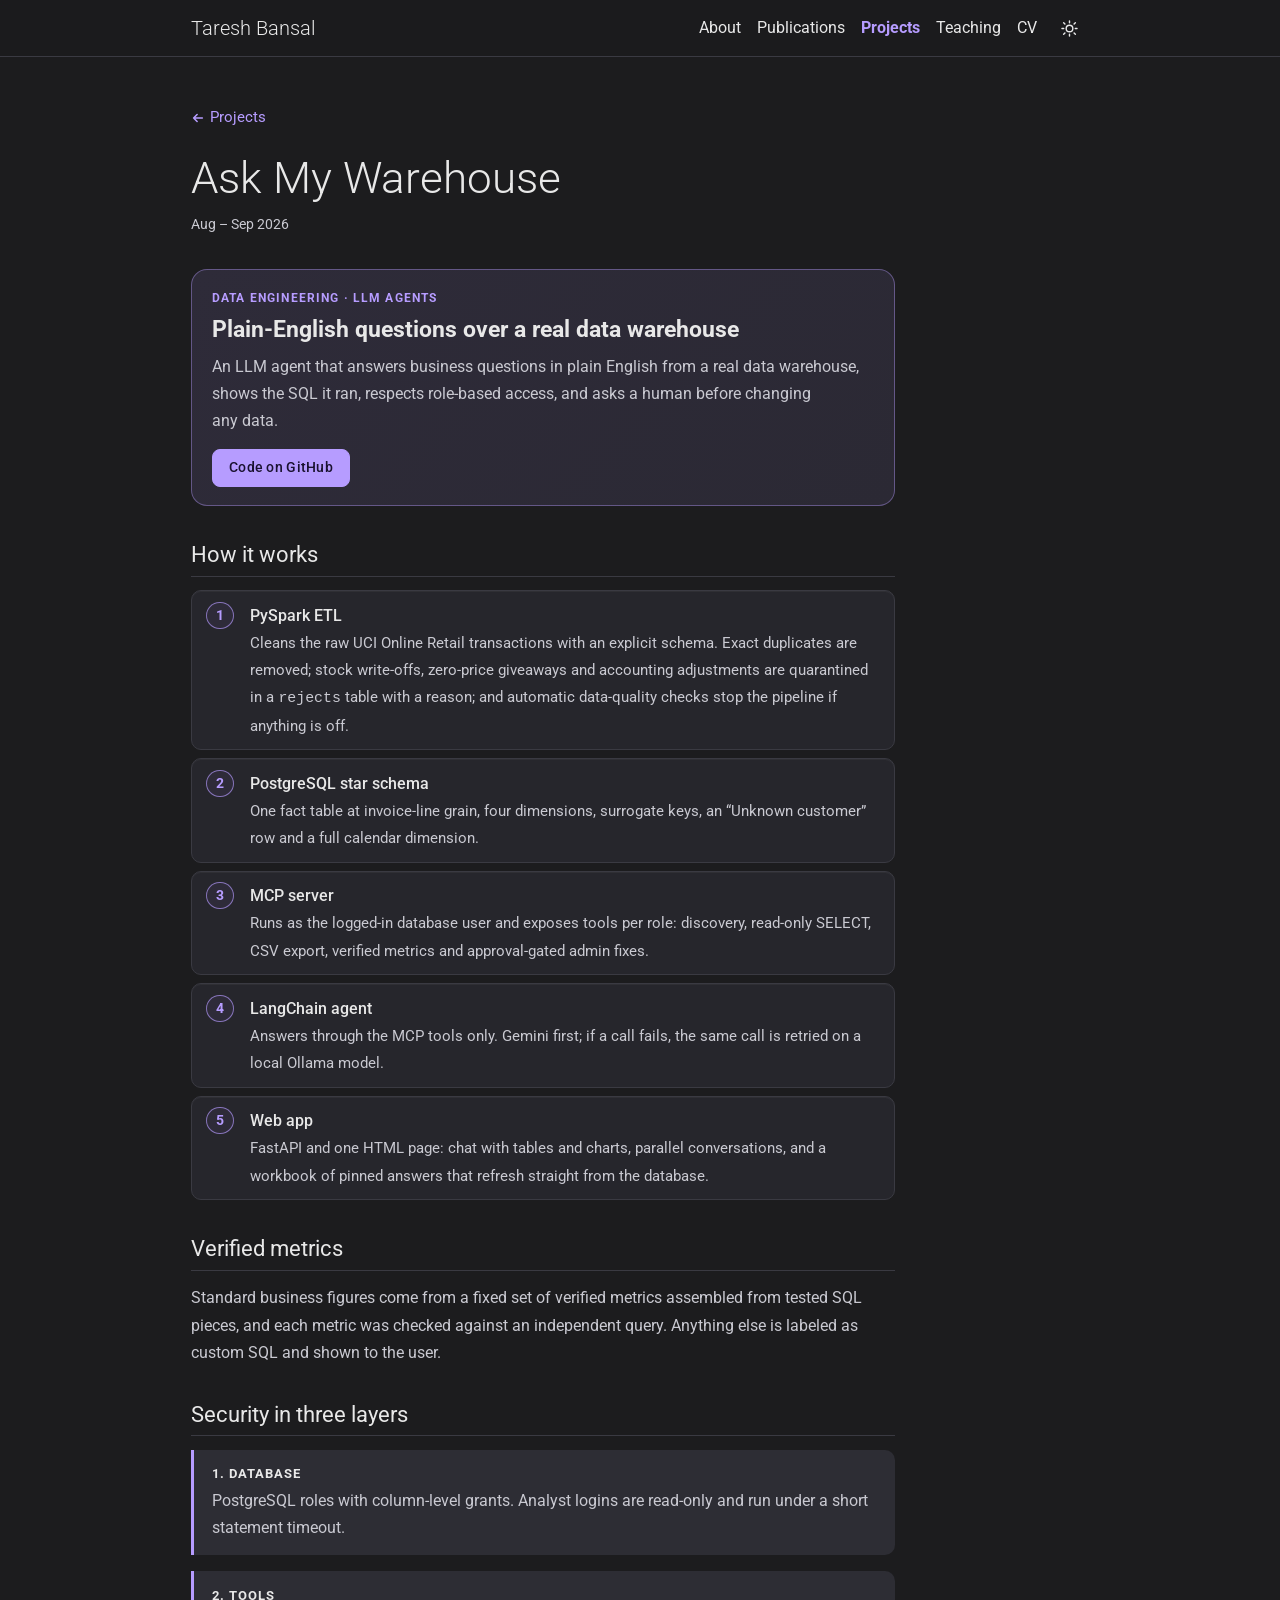
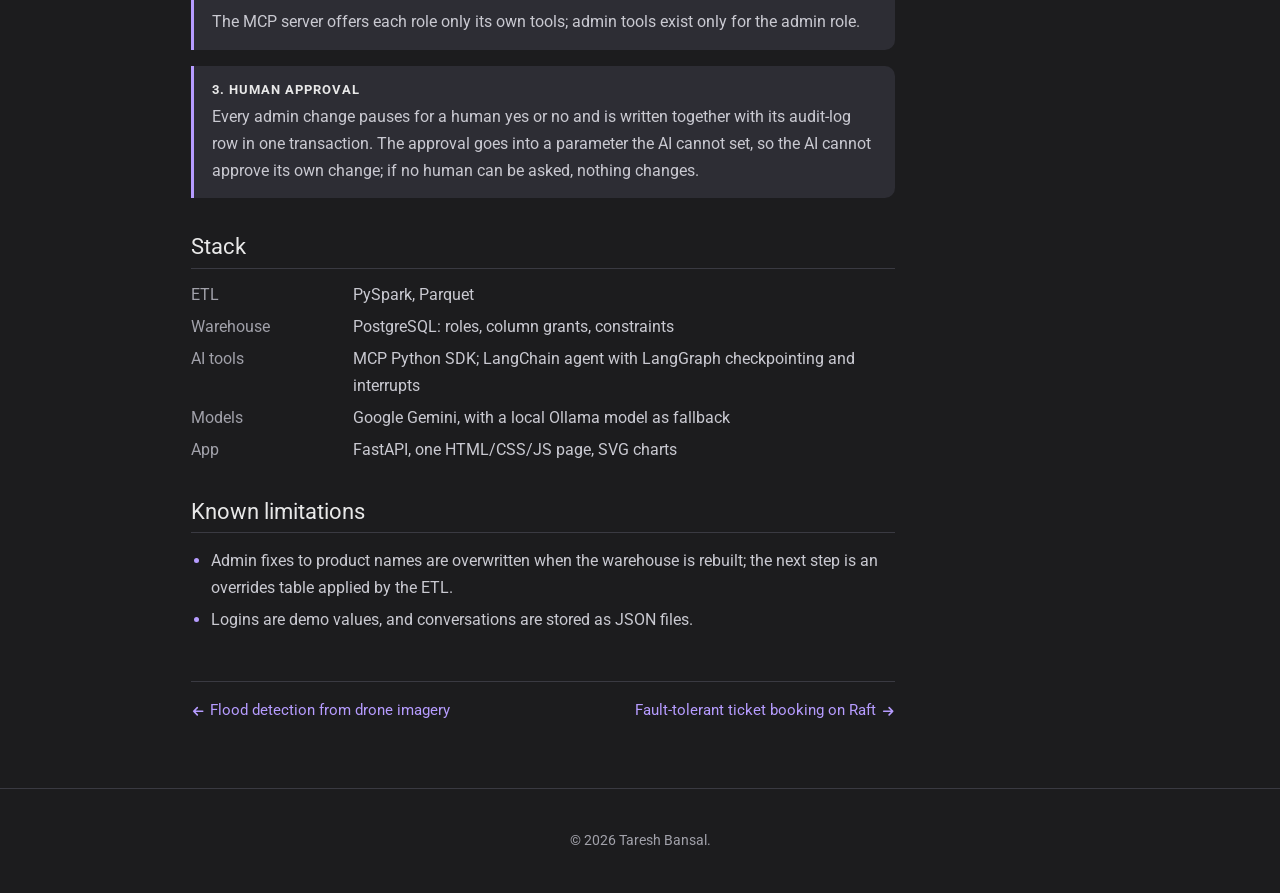
<file: projects/ask-my-warehouse/index.html>
<!DOCTYPE html>
<html lang="en">
<head>
<meta charset="utf-8">
<meta name="viewport" content="width=device-width, initial-scale=1">
<title>Ask My Warehouse | Taresh Bansal</title>
<meta name="description" content="Ask My Warehouse: natural-language analytics over a PostgreSQL star schema built with PySpark from the UCI Online Retail transactions, served through an MCP server to a LangChain agent with three-layer access control.">
<meta name="author" content="Taresh Bansal">
<meta name="theme-color" content="#1c1c1e">
<link rel="canonical" href="https://taresh-bansal.github.io/projects/ask-my-warehouse/">
<meta property="og:url" content="https://taresh-bansal.github.io/projects/ask-my-warehouse/">
<meta property="og:type" content="website">
<meta property="og:site_name" content="Taresh Bansal">
<meta property="og:title" content="Ask My Warehouse | Taresh Bansal">
<meta property="og:description" content="Ask My Warehouse: natural-language analytics over a PostgreSQL star schema built with PySpark from the UCI Online Retail transactions, served through an MCP server to a LangChain agent with three-layer access control.">
<meta property="og:image" content="https://taresh-bansal.github.io/assets/img/og-card.png">
<meta property="og:image:width" content="1200">
<meta property="og:image:height" content="630">
<meta property="og:image:alt" content="Taresh Bansal: AI agents, multimodal AI and AI for science">
<meta name="twitter:card" content="summary_large_image">
<meta name="twitter:title" content="Ask My Warehouse | Taresh Bansal">
<meta name="twitter:description" content="Ask My Warehouse: natural-language analytics over a PostgreSQL star schema built with PySpark from the UCI Online Retail transactions, served through an MCP server to a LangChain agent with three-layer access control.">
<meta name="twitter:image" content="https://taresh-bansal.github.io/assets/img/og-card.png">
<meta name="twitter:image:alt" content="Taresh Bansal: AI agents, multimodal AI and AI for science">
<link rel="icon" type="image/svg+xml" href="data:image/svg+xml,%3Csvg xmlns='http://www.w3.org/2000/svg' viewBox='0 0 64 64'%3E%3Crect width='64' height='64' rx='14' fill='%231c1c1e'/%3E%3Ctext x='32' y='42' text-anchor='middle' font-family='Helvetica,Arial,sans-serif' font-size='27' font-weight='700' fill='%23b69cff'%3ETB%3C/text%3E%3C/svg%3E">
<link rel="icon" type="image/png" sizes="32x32" href="/assets/img/favicon-32.png">
<link rel="apple-touch-icon" sizes="180x180" href="/assets/img/apple-touch-icon.png">
<link rel="preconnect" href="https://fonts.googleapis.com">
<link rel="preconnect" href="https://fonts.gstatic.com" crossorigin>
<link rel="stylesheet" href="https://fonts.googleapis.com/css2?family=Roboto:wght@300;400;500;700&amp;display=swap">
<link rel="stylesheet" href="/assets/css/main.css?v=202610191450">
<script src="/assets/js/theme.js?v=202610181442"></script>
<script type="application/ld+json">
[
 {
  "@context": "https://schema.org",
  "@type": "Person",
  "@id": "https://taresh-bansal.github.io/#person",
  "name": "Taresh Bansal",
  "url": "https://taresh-bansal.github.io/",
  "email": "mailto:tareshbansal06@gmail.com",
  "jobTitle": "M.E. Computer Science student and Teaching Assistant",
  "affiliation": {
   "@type": "CollegeOrUniversity",
   "name": "Birla Institute of Technology and Science, Pilani"
  },
  "alumniOf": {
   "@type": "CollegeOrUniversity",
   "name": "Birla Institute of Technology and Science, Pilani"
  },
  "knowsAbout": [
   "AI Agents",
   "Agentic AI",
   "Multimodal AI",
   "AI for Science",
   "Vision-Language Models",
   "Natural Language Processing"
  ],
  "sameAs": [
   "https://github.com/taresh-bansal",
   "https://www.linkedin.com/in/taresh-bansal"
  ]
 },
 {
  "@context": "https://schema.org",
  "@type": "WebPage",
  "name": "Ask My Warehouse | Taresh Bansal",
  "url": "https://taresh-bansal.github.io/projects/ask-my-warehouse/",
  "description": "Ask My Warehouse: natural-language analytics over a PostgreSQL star schema built with PySpark from the UCI Online Retail transactions, served through an MCP server to a LangChain agent with three-layer access control.",
  "about": {
   "@id": "https://taresh-bansal.github.io/#person"
  }
 }
]
</script>
</head>
<body>
<a class="skip" href="#content">Skip to content</a>
<header class="navbar">
  <div class="container">
    <a class="navbar-brand" href="/">Taresh Bansal</a>
    <nav aria-label="Main">
      <ul class="nav-links" id="nav-links">
        <li><a href="/">About</a></li>
        <li><a href="/publications/">Publications</a></li>
        <li><a href="/projects/" aria-current="page">Projects</a></li>
        <li><a href="/teaching/">Teaching</a></li>
        <li><a href="/cv/">CV</a></li>
      </ul>
    </nav>
    <button class="icon-btn theme-toggle" type="button" aria-label="Switch to light theme" title="Switch to light theme"><svg class="i-sun" viewBox="0 0 24 24" fill="none" stroke="currentColor" stroke-width="1.8" stroke-linecap="round" aria-hidden="true"><circle cx="12" cy="12" r="4.2"/><path d="M12 2.5v2.2M12 19.3v2.2M4.6 4.6l1.6 1.6M17.8 17.8l1.6 1.6M2.5 12h2.2M19.3 12h2.2M4.6 19.4l1.6-1.6M17.8 6.2l1.6-1.6"/></svg><svg class="i-moon" viewBox="0 0 24 24" fill="none" stroke="currentColor" stroke-width="1.8" stroke-linejoin="round" aria-hidden="true"><path d="M20.5 14.6A8.6 8.6 0 0 1 9.4 3.5a8.6 8.6 0 1 0 11.1 11.1z"/></svg></button>
    <button class="icon-btn menu-btn" type="button" aria-label="Menu" aria-expanded="false" aria-controls="nav-links"><svg class="i-bars" viewBox="0 0 24 24" fill="none" stroke="currentColor" stroke-width="1.8" stroke-linecap="round" aria-hidden="true"><path d="M4 7h16M4 12h16M4 17h16"/></svg><svg class="i-x" viewBox="0 0 24 24" fill="none" stroke="currentColor" stroke-width="1.8" stroke-linecap="round" aria-hidden="true"><path d="M6 6l12 12M18 6L6 18"/></svg></button>
  </div>
</header>
<main id="content">
  <div class="container post">
    <p class="crumbs"><a href="/projects/"><svg class="arrow" viewBox="0 0 16 16" fill="none" stroke="currentColor" stroke-width="1.8" stroke-linecap="round" stroke-linejoin="round" aria-hidden="true"><path d="M13 8H3M7 4L3 8l4 4"/></svg>Projects</a></p>
    <header class="post-header">
      <h1 class="post-title">Ask My Warehouse</h1>
      <p class="post-description">Aug – Sep 2026</p>
    </header>
    <article class="case">
      <div class="case-hero">
        <p class="case-kicker">Data engineering · LLM agents</p>
        <p class="case-headline">Plain-English questions over a real data warehouse</p>
        <p class="case-lead">An LLM agent that answers business questions in plain English from a real data warehouse, shows the SQL it ran, respects role-based access, and asks a human before changing any data.</p>
        <div class="btn-row"><a class="btn btn-primary" href="https://github.com/taresh-bansal/ask-my-warehouse" target="_blank" rel="noopener">Code on GitHub</a></div>
      </div>
      <h2 class="sub-h">How it works</h2>
      <ol class="pipeline">
        <li><span class="step">1</span><span><b>PySpark ETL</b><span class="d">Cleans the raw UCI Online Retail transactions with an explicit schema. Exact duplicates are removed; stock write-offs, zero-price giveaways and accounting adjustments are quarantined in a <code>rejects</code> table with a reason; and automatic data-quality checks stop the pipeline if anything is off.</span></span></li>
        <li><span class="step">2</span><span><b>PostgreSQL star schema</b><span class="d">One fact table at invoice-line grain, four dimensions, surrogate keys, an “Unknown customer” row and a full calendar dimension.</span></span></li>
        <li><span class="step">3</span><span><b>MCP server</b><span class="d">Runs as the logged-in database user and exposes tools per role: discovery, read-only SELECT, CSV export, verified metrics and approval-gated admin fixes.</span></span></li>
        <li><span class="step">4</span><span><b>LangChain agent</b><span class="d">Answers through the MCP tools only. Gemini first; if a call fails, the same call is retried on a local Ollama model.</span></span></li>
        <li><span class="step">5</span><span><b>Web app</b><span class="d">FastAPI and one HTML page: chat with tables and charts, parallel conversations, and a workbook of pinned answers that refresh straight from the database.</span></span></li>
      </ol>

      <h2 class="sub-h">Verified metrics</h2>
      <p>Standard business figures come from a fixed set of verified metrics assembled from tested SQL pieces, and each metric was checked against an independent query. Anything else is labeled as custom SQL and shown to the user.</p>

      <h2 class="sub-h">Security in three layers</h2>
      <section class="research-block"><h3>1. Database</h3><p>PostgreSQL roles with column-level grants. Analyst logins are read-only and run under a short statement timeout.</p></section>
      <section class="research-block"><h3>2. Tools</h3><p>The MCP server offers each role only its own tools; admin tools exist only for the admin role.</p></section>
      <section class="research-block"><h3>3. Human approval</h3><p>Every admin change pauses for a human yes or no and is written together with its audit-log row in one transaction. The approval goes into a parameter the AI cannot set, so the AI cannot approve its own change; if no human can be asked, nothing changes.</p></section>

      <h2 class="sub-h">Stack</h2>
      <dl class="facts">
        <dt>ETL</dt><dd>PySpark, Parquet</dd>
        <dt>Warehouse</dt><dd>PostgreSQL: roles, column grants, constraints</dd>
        <dt>AI tools</dt><dd>MCP Python SDK; LangChain agent with LangGraph checkpointing and interrupts</dd>
        <dt>Models</dt><dd>Google Gemini, with a local Ollama model as fallback</dd>
        <dt>App</dt><dd>FastAPI, one HTML/CSS/JS page, SVG charts</dd>
      </dl>

      <h2 class="sub-h">Known limitations</h2>
      <ul>
        <li>Admin fixes to product names are overwritten when the warehouse is rebuilt; the next step is an overrides table applied by the ETL.</li>
        <li>Logins are demo values, and conversations are stored as JSON files.</li>
      </ul>
      <nav class="pager" aria-label="More case studies"><a href="/projects/flood-detection/"><svg class="arrow" viewBox="0 0 16 16" fill="none" stroke="currentColor" stroke-width="1.8" stroke-linecap="round" stroke-linejoin="round" aria-hidden="true"><path d="M13 8H3M7 4L3 8l4 4"/></svg>Flood detection from drone imagery</a><a href="/projects/raft-ticket-booking/">Fault-tolerant ticket booking on Raft<svg class="arrow" viewBox="0 0 16 16" fill="none" stroke="currentColor" stroke-width="1.8" stroke-linecap="round" stroke-linejoin="round" aria-hidden="true"><path d="M3 8h10M9 4l4 4-4 4"/></svg></a></nav>
    </article>
  </div>
</main>
<footer class="site-footer">
  <div class="container">&copy; 2026 Taresh Bansal.</div>
</footer>
</body>
</html>
</file>
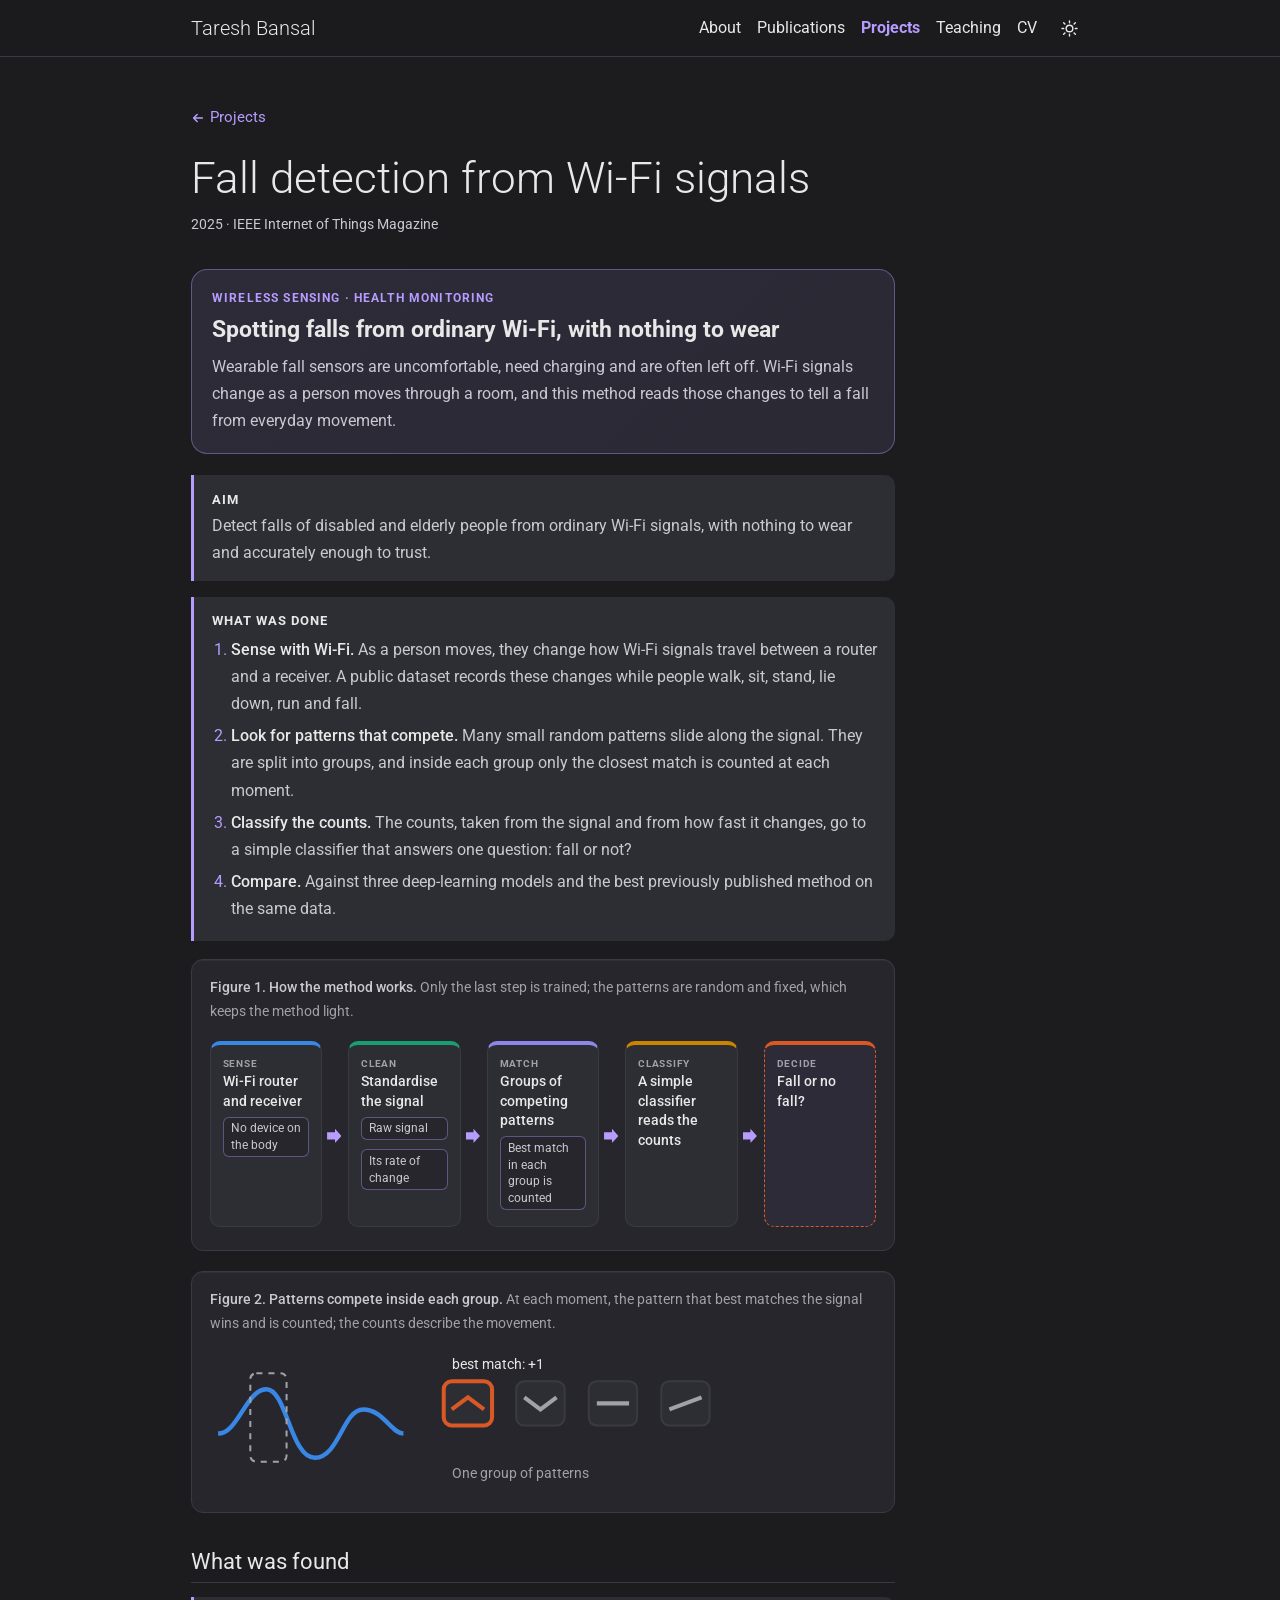
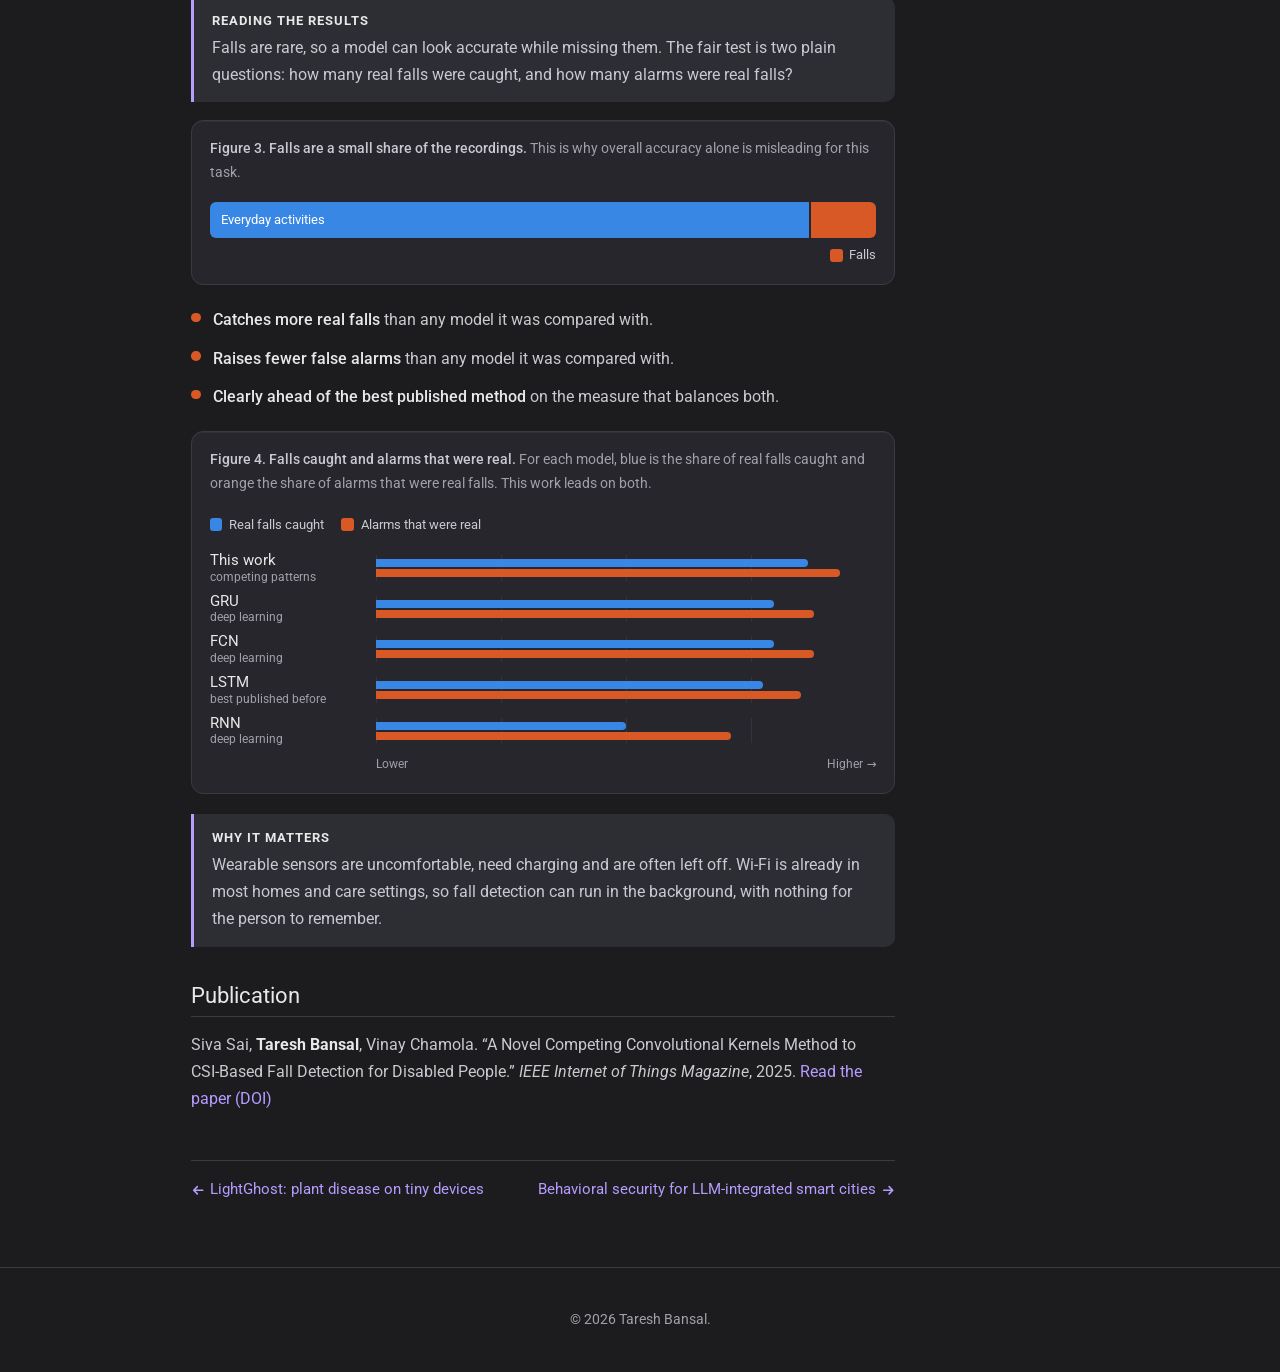
<file: projects/csi-fall-detection/index.html>
<!DOCTYPE html>
<html lang="en">
<head>
<meta charset="utf-8">
<meta name="viewport" content="width=device-width, initial-scale=1">
<title>Fall detection from Wi-Fi signals | Taresh Bansal</title>
<meta name="description" content="Detecting falls from ordinary Wi-Fi signals with groups of competing patterns, with nothing to wear. Published in IEEE Internet of Things Magazine, 2025.">
<meta name="author" content="Taresh Bansal">
<meta name="theme-color" content="#1c1c1e">
<link rel="canonical" href="https://taresh-bansal.github.io/projects/csi-fall-detection/">
<meta property="og:url" content="https://taresh-bansal.github.io/projects/csi-fall-detection/">
<meta property="og:type" content="website">
<meta property="og:site_name" content="Taresh Bansal">
<meta property="og:title" content="Fall detection from Wi-Fi signals | Taresh Bansal">
<meta property="og:description" content="Detecting falls from ordinary Wi-Fi signals with groups of competing patterns, with nothing to wear. Published in IEEE Internet of Things Magazine, 2025.">
<meta property="og:image" content="https://taresh-bansal.github.io/assets/img/og-card.png">
<meta property="og:image:width" content="1200">
<meta property="og:image:height" content="630">
<meta property="og:image:alt" content="Taresh Bansal: AI agents, multimodal AI and AI for science">
<meta name="twitter:card" content="summary_large_image">
<meta name="twitter:title" content="Fall detection from Wi-Fi signals | Taresh Bansal">
<meta name="twitter:description" content="Detecting falls from ordinary Wi-Fi signals with groups of competing patterns, with nothing to wear. Published in IEEE Internet of Things Magazine, 2025.">
<meta name="twitter:image" content="https://taresh-bansal.github.io/assets/img/og-card.png">
<meta name="twitter:image:alt" content="Taresh Bansal: AI agents, multimodal AI and AI for science">
<link rel="icon" type="image/svg+xml" href="data:image/svg+xml,%3Csvg xmlns='http://www.w3.org/2000/svg' viewBox='0 0 64 64'%3E%3Crect width='64' height='64' rx='14' fill='%231c1c1e'/%3E%3Ctext x='32' y='42' text-anchor='middle' font-family='Helvetica,Arial,sans-serif' font-size='27' font-weight='700' fill='%23b69cff'%3ETB%3C/text%3E%3C/svg%3E">
<link rel="icon" type="image/png" sizes="32x32" href="/assets/img/favicon-32.png">
<link rel="apple-touch-icon" sizes="180x180" href="/assets/img/apple-touch-icon.png">
<link rel="preconnect" href="https://fonts.googleapis.com">
<link rel="preconnect" href="https://fonts.gstatic.com" crossorigin>
<link rel="stylesheet" href="https://fonts.googleapis.com/css2?family=Roboto:wght@300;400;500;700&amp;display=swap">
<link rel="stylesheet" href="/assets/css/main.css?v=202610191450">
<script src="/assets/js/theme.js?v=202610181442"></script>
<script type="application/ld+json">
[
 {
  "@context": "https://schema.org",
  "@type": "Person",
  "@id": "https://taresh-bansal.github.io/#person",
  "name": "Taresh Bansal",
  "url": "https://taresh-bansal.github.io/",
  "email": "mailto:tareshbansal06@gmail.com",
  "jobTitle": "M.E. Computer Science student and Teaching Assistant",
  "affiliation": {
   "@type": "CollegeOrUniversity",
   "name": "Birla Institute of Technology and Science, Pilani"
  },
  "alumniOf": {
   "@type": "CollegeOrUniversity",
   "name": "Birla Institute of Technology and Science, Pilani"
  },
  "knowsAbout": [
   "AI Agents",
   "Agentic AI",
   "Multimodal AI",
   "AI for Science",
   "Vision-Language Models",
   "Natural Language Processing"
  ],
  "sameAs": [
   "https://github.com/taresh-bansal",
   "https://www.linkedin.com/in/taresh-bansal"
  ]
 },
 {
  "@context": "https://schema.org",
  "@type": "WebPage",
  "name": "Fall detection from Wi-Fi signals | Taresh Bansal",
  "url": "https://taresh-bansal.github.io/projects/csi-fall-detection/",
  "description": "Detecting falls from ordinary Wi-Fi signals with groups of competing patterns, with nothing to wear. Published in IEEE Internet of Things Magazine, 2025.",
  "about": {
   "@id": "https://taresh-bansal.github.io/#person"
  }
 }
]
</script>
</head>
<body>
<a class="skip" href="#content">Skip to content</a>
<header class="navbar">
  <div class="container">
    <a class="navbar-brand" href="/">Taresh Bansal</a>
    <nav aria-label="Main">
      <ul class="nav-links" id="nav-links">
        <li><a href="/">About</a></li>
        <li><a href="/publications/">Publications</a></li>
        <li><a href="/projects/" aria-current="page">Projects</a></li>
        <li><a href="/teaching/">Teaching</a></li>
        <li><a href="/cv/">CV</a></li>
      </ul>
    </nav>
    <button class="icon-btn theme-toggle" type="button" aria-label="Switch to light theme" title="Switch to light theme"><svg class="i-sun" viewBox="0 0 24 24" fill="none" stroke="currentColor" stroke-width="1.8" stroke-linecap="round" aria-hidden="true"><circle cx="12" cy="12" r="4.2"/><path d="M12 2.5v2.2M12 19.3v2.2M4.6 4.6l1.6 1.6M17.8 17.8l1.6 1.6M2.5 12h2.2M19.3 12h2.2M4.6 19.4l1.6-1.6M17.8 6.2l1.6-1.6"/></svg><svg class="i-moon" viewBox="0 0 24 24" fill="none" stroke="currentColor" stroke-width="1.8" stroke-linejoin="round" aria-hidden="true"><path d="M20.5 14.6A8.6 8.6 0 0 1 9.4 3.5a8.6 8.6 0 1 0 11.1 11.1z"/></svg></button>
    <button class="icon-btn menu-btn" type="button" aria-label="Menu" aria-expanded="false" aria-controls="nav-links"><svg class="i-bars" viewBox="0 0 24 24" fill="none" stroke="currentColor" stroke-width="1.8" stroke-linecap="round" aria-hidden="true"><path d="M4 7h16M4 12h16M4 17h16"/></svg><svg class="i-x" viewBox="0 0 24 24" fill="none" stroke="currentColor" stroke-width="1.8" stroke-linecap="round" aria-hidden="true"><path d="M6 6l12 12M18 6L6 18"/></svg></button>
  </div>
</header>
<main id="content">
  <div class="container post">
    <p class="crumbs"><a href="/projects/"><svg class="arrow" viewBox="0 0 16 16" fill="none" stroke="currentColor" stroke-width="1.8" stroke-linecap="round" stroke-linejoin="round" aria-hidden="true"><path d="M13 8H3M7 4L3 8l4 4"/></svg>Projects</a></p>
    <header class="post-header">
      <h1 class="post-title">Fall detection from Wi-Fi signals</h1>
      <p class="post-description">2025 · IEEE Internet of Things Magazine</p>
    </header>
    <article class="case">
      <div class="case-hero">
        <p class="case-kicker">Wireless sensing · Health monitoring</p>
        <p class="case-headline">Spotting falls from ordinary Wi-Fi, with nothing to wear</p>
        <p class="case-lead">Wearable fall sensors are uncomfortable, need charging and are often left off. Wi-Fi signals change as a person moves through a room, and this method reads those changes to tell a fall from everyday movement.</p>
      </div>
<section class="research-block"><h2>Aim</h2><p>Detect falls of disabled and elderly people from ordinary Wi-Fi signals, with nothing to wear and accurately enough to trust.</p></section>
<section class="research-block"><h2>What was done</h2><ol class="vlm-steps"><li><b>Sense with Wi-Fi.</b> As a person moves, they change how Wi-Fi signals travel between a router and a receiver. A public dataset records these changes while people walk, sit, stand, lie down, run and fall.</li><li><b>Look for patterns that compete.</b> Many small random patterns slide along the signal. They are split into groups, and inside each group only the closest match is counted at each moment.</li><li><b>Classify the counts.</b> The counts, taken from the signal and from how fast it changes, go to a simple classifier that answers one question: fall or not?</li><li><b>Compare.</b> Against three deep-learning models and the best previously published method on the same data.</li></ol></section>
<figure class="cpsi-fig vlm-fig "><figcaption><b>Figure 1. How the method works.</b> Only the last step is trained; the patterns are random and fixed, which keeps the method light.</figcaption><ol class="vlm-pipe pipe-n" style="--n:5" aria-label="Pipeline: Wi-Fi signals are cleaned, matched against groups of competing patterns, counted, and classified as fall or no fall."><li class="st c1"><span class="vp-k">Sense</span><b>Wi-Fi router and receiver</b><ul class="vp-chips"><li>No device on the body</li></ul></li><li class="st c3"><span class="vp-k">Clean</span><b>Standardise the signal</b><ul class="vp-chips"><li>Raw signal</li><li>Its rate of change</li></ul></li><li class="st c7"><span class="vp-k">Match</span><b>Groups of competing patterns</b><ul class="vp-chips"><li>Best match in each group is counted</li></ul></li><li class="st c4"><span class="vp-k">Classify</span><b>A simple classifier reads the counts</b></li><li class="st c2 vp-out"><span class="vp-k">Decide</span><b>Fall or no fall?</b></li></ol></figure>
<figure class="cpsi-fig vlm-fig kfig"><figcaption><b>Figure 2. Patterns compete inside each group.</b> At each moment, the pattern that best matches the signal wins and is counted; the counts describe the movement.</figcaption><svg viewBox="0 0 270 70" class="ksvg" aria-hidden="true"><path d="M4 40 C14 40 18 18 28 18 S40 52 52 52 S66 28 76 28 S90 40 96 40" class="sigline"/><rect x="20" y="10" width="18" height="44" rx="3" class="win"/><g transform="translate(120,18)"><rect x="-4" y="-4" width="24" height="22" rx="4" class="kbox w"/><path d="M0 10 L8 4 L16 10" class="kpath w"/></g><g transform="translate(156,18)"><rect x="-4" y="-4" width="24" height="22" rx="4" class="kbox "/><path d="M0 4 L8 10 L16 4" class="kpath "/></g><g transform="translate(192,18)"><rect x="-4" y="-4" width="24" height="22" rx="4" class="kbox "/><path d="M0 7 L16 7" class="kpath "/></g><g transform="translate(228,18)"><rect x="-4" y="-4" width="24" height="22" rx="4" class="kbox "/><path d="M0 10 L16 4" class="kpath "/></g><text x="120" y="62" class="klab">One group of patterns</text><text x="120" y="8" class="klab win-t">best match: +1</text></svg></figure>
      <h2 class="sub-h">What was found</h2>
<section class="research-block"><h2>Reading the results</h2><p>Falls are rare, so a model can look accurate while missing them. The fair test is two plain questions: how many real falls were caught, and how many alarms were real falls?</p></section>
<figure class="cpsi-fig vlm-fig "><figcaption><b>Figure 3. Falls are a small share of the recordings.</b> This is why overall accuracy alone is misleading for this task.</figcaption><div class="prop" role="img" aria-label="Falls are a small share of all recordings."><span class="prop-a c1" style="width:90.1%"><em>Everyday activities</em></span><span class="prop-b c2" style="width:9.9%"></span></div><p class="prop-cap"><span class="sw c2"></span>Falls</p></figure>
<ul class="finds"><li><b>Catches more real falls</b> than any model it was compared with.</li><li><b>Raises fewer false alarms</b> than any model it was compared with.</li><li><b>Clearly ahead of the best published method</b> on the measure that balances both.</li></ul>
<figure class="cpsi-fig vlm-fig "><figcaption><b>Figure 4. Falls caught and alarms that were real.</b> For each model, blue is the share of real falls caught and orange the share of alarms that were real falls. This work leads on both.</figcaption><ul class="lg"><li><span class="sw c1"></span>Real falls caught</li><li><span class="sw c2"></span>Alarms that were real</li></ul><div class="vf" role="img" aria-label="Grouped bars: this work catches the most real falls and has the most trustworthy alarms of all five models."><ol class="vf-rows"><li><span class="vf-name">This work<small>competing patterns</small></span><span class="hb-track grp"><span class="hb c1" style="width:86.36%"></span><span class="hb c2" style="width:92.68%"></span></span></li><li><span class="vf-name">GRU<small>deep learning</small></span><span class="hb-track grp"><span class="hb c1" style="width:79.55%"></span><span class="hb c2" style="width:87.50%"></span></span></li><li><span class="vf-name">FCN<small>deep learning</small></span><span class="hb-track grp"><span class="hb c1" style="width:79.55%"></span><span class="hb c2" style="width:87.50%"></span></span></li><li><span class="vf-name">LSTM<small>best published before</small></span><span class="hb-track grp"><span class="hb c1" style="width:77.27%"></span><span class="hb c2" style="width:85.00%"></span></span></li><li><span class="vf-name">RNN<small>deep learning</small></span><span class="hb-track grp"><span class="hb c1" style="width:50.00%"></span><span class="hb c2" style="width:70.97%"></span></span></li></ol><div class="vf-axis"><span style="left:0">Lower</span><span class="vf-axis-r">Higher &rarr;</span></div></div></figure>
<section class="research-block"><h2>Why it matters</h2><p>Wearable sensors are uncomfortable, need charging and are often left off. Wi-Fi is already in most homes and care settings, so fall detection can run in the background, with nothing for the person to remember.</p></section>
      <h2 class="sub-h">Publication</h2>
      <p>Siva Sai, <strong>Taresh Bansal</strong>, Vinay Chamola. &ldquo;A Novel Competing Convolutional Kernels Method to CSI-Based Fall Detection for Disabled People.&rdquo; <em>IEEE Internet of Things Magazine</em>, 2025. <a href="https://doi.org/10.1109/MIOT.2025.3588213" target="_blank" rel="noopener">Read the paper (DOI)</a></p>
      <nav class="pager" aria-label="More case studies"><a href="/projects/plant-disease-edge/"><svg class="arrow" viewBox="0 0 16 16" fill="none" stroke="currentColor" stroke-width="1.8" stroke-linecap="round" stroke-linejoin="round" aria-hidden="true"><path d="M13 8H3M7 4L3 8l4 4"/></svg>LightGhost: plant disease on tiny devices</a><a href="/projects/smart-city-llm-security/">Behavioral security for LLM-integrated smart cities<svg class="arrow" viewBox="0 0 16 16" fill="none" stroke="currentColor" stroke-width="1.8" stroke-linecap="round" stroke-linejoin="round" aria-hidden="true"><path d="M3 8h10M9 4l4 4-4 4"/></svg></a></nav>
    </article>
  </div>
</main>
<footer class="site-footer">
  <div class="container">&copy; 2026 Taresh Bansal.</div>
</footer>
</body>
</html>
</file>
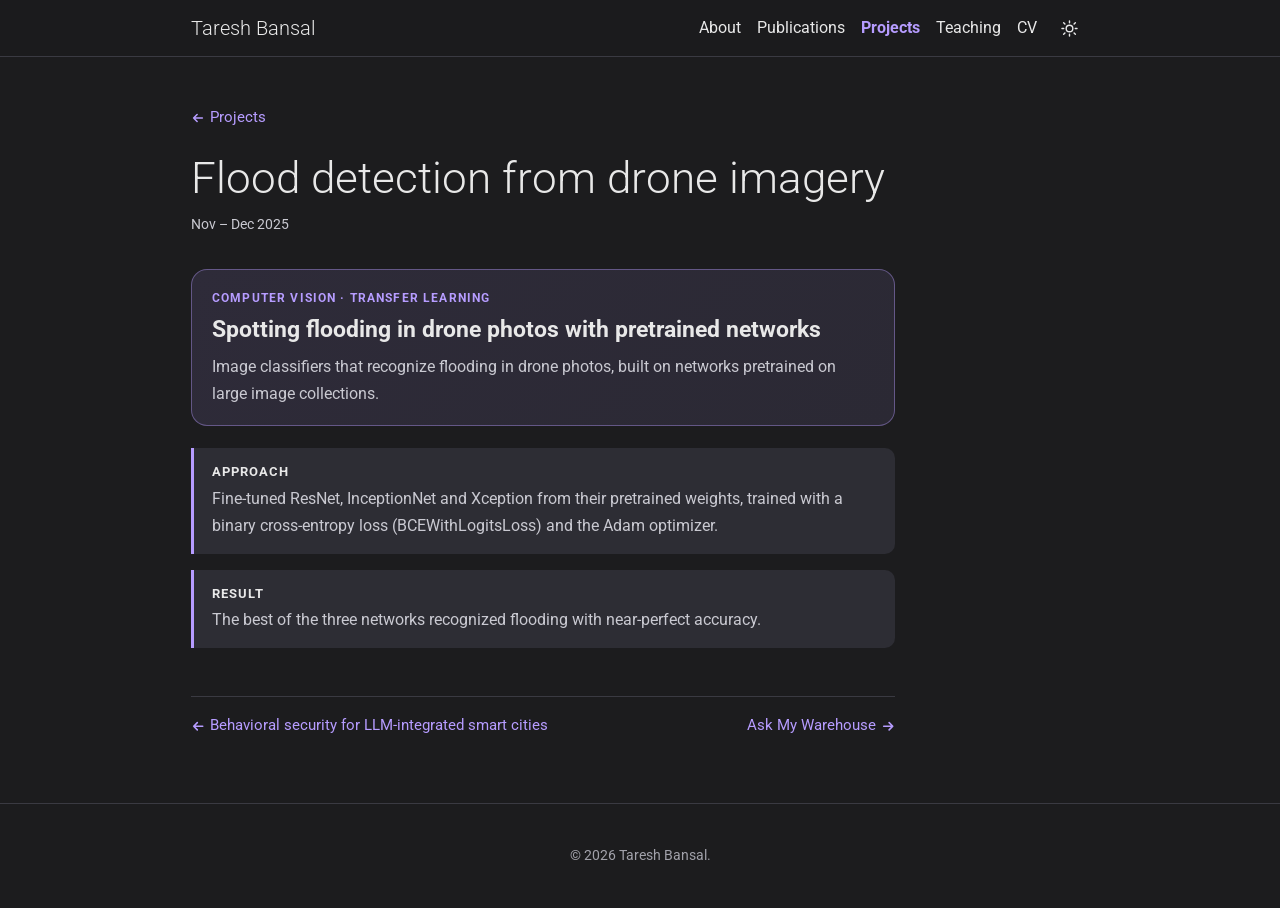
<file: projects/flood-detection/index.html>
<!DOCTYPE html>
<html lang="en">
<head>
<meta charset="utf-8">
<meta name="viewport" content="width=device-width, initial-scale=1">
<title>Flood detection from drone imagery | Taresh Bansal</title>
<meta name="description" content="Flood detection from drone imagery with transfer learning: ResNet, InceptionNet and Xception fine-tuned from pretrained weights.">
<meta name="author" content="Taresh Bansal">
<meta name="theme-color" content="#1c1c1e">
<link rel="canonical" href="https://taresh-bansal.github.io/projects/flood-detection/">
<meta property="og:url" content="https://taresh-bansal.github.io/projects/flood-detection/">
<meta property="og:type" content="website">
<meta property="og:site_name" content="Taresh Bansal">
<meta property="og:title" content="Flood detection from drone imagery | Taresh Bansal">
<meta property="og:description" content="Flood detection from drone imagery with transfer learning: ResNet, InceptionNet and Xception fine-tuned from pretrained weights.">
<meta property="og:image" content="https://taresh-bansal.github.io/assets/img/og-card.png">
<meta property="og:image:width" content="1200">
<meta property="og:image:height" content="630">
<meta property="og:image:alt" content="Taresh Bansal: AI agents, multimodal AI and AI for science">
<meta name="twitter:card" content="summary_large_image">
<meta name="twitter:title" content="Flood detection from drone imagery | Taresh Bansal">
<meta name="twitter:description" content="Flood detection from drone imagery with transfer learning: ResNet, InceptionNet and Xception fine-tuned from pretrained weights.">
<meta name="twitter:image" content="https://taresh-bansal.github.io/assets/img/og-card.png">
<meta name="twitter:image:alt" content="Taresh Bansal: AI agents, multimodal AI and AI for science">
<link rel="icon" type="image/svg+xml" href="data:image/svg+xml,%3Csvg xmlns='http://www.w3.org/2000/svg' viewBox='0 0 64 64'%3E%3Crect width='64' height='64' rx='14' fill='%231c1c1e'/%3E%3Ctext x='32' y='42' text-anchor='middle' font-family='Helvetica,Arial,sans-serif' font-size='27' font-weight='700' fill='%23b69cff'%3ETB%3C/text%3E%3C/svg%3E">
<link rel="icon" type="image/png" sizes="32x32" href="/assets/img/favicon-32.png">
<link rel="apple-touch-icon" sizes="180x180" href="/assets/img/apple-touch-icon.png">
<link rel="preconnect" href="https://fonts.googleapis.com">
<link rel="preconnect" href="https://fonts.gstatic.com" crossorigin>
<link rel="stylesheet" href="https://fonts.googleapis.com/css2?family=Roboto:wght@300;400;500;700&amp;display=swap">
<link rel="stylesheet" href="/assets/css/main.css?v=202610191450">
<script src="/assets/js/theme.js?v=202610181442"></script>
<script type="application/ld+json">
[
 {
  "@context": "https://schema.org",
  "@type": "Person",
  "@id": "https://taresh-bansal.github.io/#person",
  "name": "Taresh Bansal",
  "url": "https://taresh-bansal.github.io/",
  "email": "mailto:tareshbansal06@gmail.com",
  "jobTitle": "M.E. Computer Science student and Teaching Assistant",
  "affiliation": {
   "@type": "CollegeOrUniversity",
   "name": "Birla Institute of Technology and Science, Pilani"
  },
  "alumniOf": {
   "@type": "CollegeOrUniversity",
   "name": "Birla Institute of Technology and Science, Pilani"
  },
  "knowsAbout": [
   "AI Agents",
   "Agentic AI",
   "Multimodal AI",
   "AI for Science",
   "Vision-Language Models",
   "Natural Language Processing"
  ],
  "sameAs": [
   "https://github.com/taresh-bansal",
   "https://www.linkedin.com/in/taresh-bansal"
  ]
 },
 {
  "@context": "https://schema.org",
  "@type": "WebPage",
  "name": "Flood detection from drone imagery | Taresh Bansal",
  "url": "https://taresh-bansal.github.io/projects/flood-detection/",
  "description": "Flood detection from drone imagery with transfer learning: ResNet, InceptionNet and Xception fine-tuned from pretrained weights.",
  "about": {
   "@id": "https://taresh-bansal.github.io/#person"
  }
 }
]
</script>
</head>
<body>
<a class="skip" href="#content">Skip to content</a>
<header class="navbar">
  <div class="container">
    <a class="navbar-brand" href="/">Taresh Bansal</a>
    <nav aria-label="Main">
      <ul class="nav-links" id="nav-links">
        <li><a href="/">About</a></li>
        <li><a href="/publications/">Publications</a></li>
        <li><a href="/projects/" aria-current="page">Projects</a></li>
        <li><a href="/teaching/">Teaching</a></li>
        <li><a href="/cv/">CV</a></li>
      </ul>
    </nav>
    <button class="icon-btn theme-toggle" type="button" aria-label="Switch to light theme" title="Switch to light theme"><svg class="i-sun" viewBox="0 0 24 24" fill="none" stroke="currentColor" stroke-width="1.8" stroke-linecap="round" aria-hidden="true"><circle cx="12" cy="12" r="4.2"/><path d="M12 2.5v2.2M12 19.3v2.2M4.6 4.6l1.6 1.6M17.8 17.8l1.6 1.6M2.5 12h2.2M19.3 12h2.2M4.6 19.4l1.6-1.6M17.8 6.2l1.6-1.6"/></svg><svg class="i-moon" viewBox="0 0 24 24" fill="none" stroke="currentColor" stroke-width="1.8" stroke-linejoin="round" aria-hidden="true"><path d="M20.5 14.6A8.6 8.6 0 0 1 9.4 3.5a8.6 8.6 0 1 0 11.1 11.1z"/></svg></button>
    <button class="icon-btn menu-btn" type="button" aria-label="Menu" aria-expanded="false" aria-controls="nav-links"><svg class="i-bars" viewBox="0 0 24 24" fill="none" stroke="currentColor" stroke-width="1.8" stroke-linecap="round" aria-hidden="true"><path d="M4 7h16M4 12h16M4 17h16"/></svg><svg class="i-x" viewBox="0 0 24 24" fill="none" stroke="currentColor" stroke-width="1.8" stroke-linecap="round" aria-hidden="true"><path d="M6 6l12 12M18 6L6 18"/></svg></button>
  </div>
</header>
<main id="content">
  <div class="container post">
    <p class="crumbs"><a href="/projects/"><svg class="arrow" viewBox="0 0 16 16" fill="none" stroke="currentColor" stroke-width="1.8" stroke-linecap="round" stroke-linejoin="round" aria-hidden="true"><path d="M13 8H3M7 4L3 8l4 4"/></svg>Projects</a></p>
    <header class="post-header">
      <h1 class="post-title">Flood detection from drone imagery</h1>
      <p class="post-description">Nov – Dec 2025</p>
    </header>
    <article class="case">
      <div class="case-hero">
        <p class="case-kicker">Computer vision · Transfer learning</p>
        <p class="case-headline">Spotting flooding in drone photos with pretrained networks</p>
        <p class="case-lead">Image classifiers that recognize flooding in drone photos, built on networks pretrained on large image collections.</p>
      </div>
      <section class="research-block"><h2>Approach</h2><p>Fine-tuned ResNet, InceptionNet and Xception from their pretrained weights, trained with a binary cross-entropy loss (BCEWithLogitsLoss) and the Adam optimizer.</p></section>
      <section class="research-block"><h2>Result</h2><p>The best of the three networks recognized flooding with near-perfect accuracy.</p></section>
      <nav class="pager" aria-label="More case studies"><a href="/projects/smart-city-llm-security/"><svg class="arrow" viewBox="0 0 16 16" fill="none" stroke="currentColor" stroke-width="1.8" stroke-linecap="round" stroke-linejoin="round" aria-hidden="true"><path d="M13 8H3M7 4L3 8l4 4"/></svg>Behavioral security for LLM-integrated smart cities</a><a href="/projects/ask-my-warehouse/">Ask My Warehouse<svg class="arrow" viewBox="0 0 16 16" fill="none" stroke="currentColor" stroke-width="1.8" stroke-linecap="round" stroke-linejoin="round" aria-hidden="true"><path d="M3 8h10M9 4l4 4-4 4"/></svg></a></nav>
    </article>
  </div>
</main>
<footer class="site-footer">
  <div class="container">&copy; 2026 Taresh Bansal.</div>
</footer>
</body>
</html>
</file>
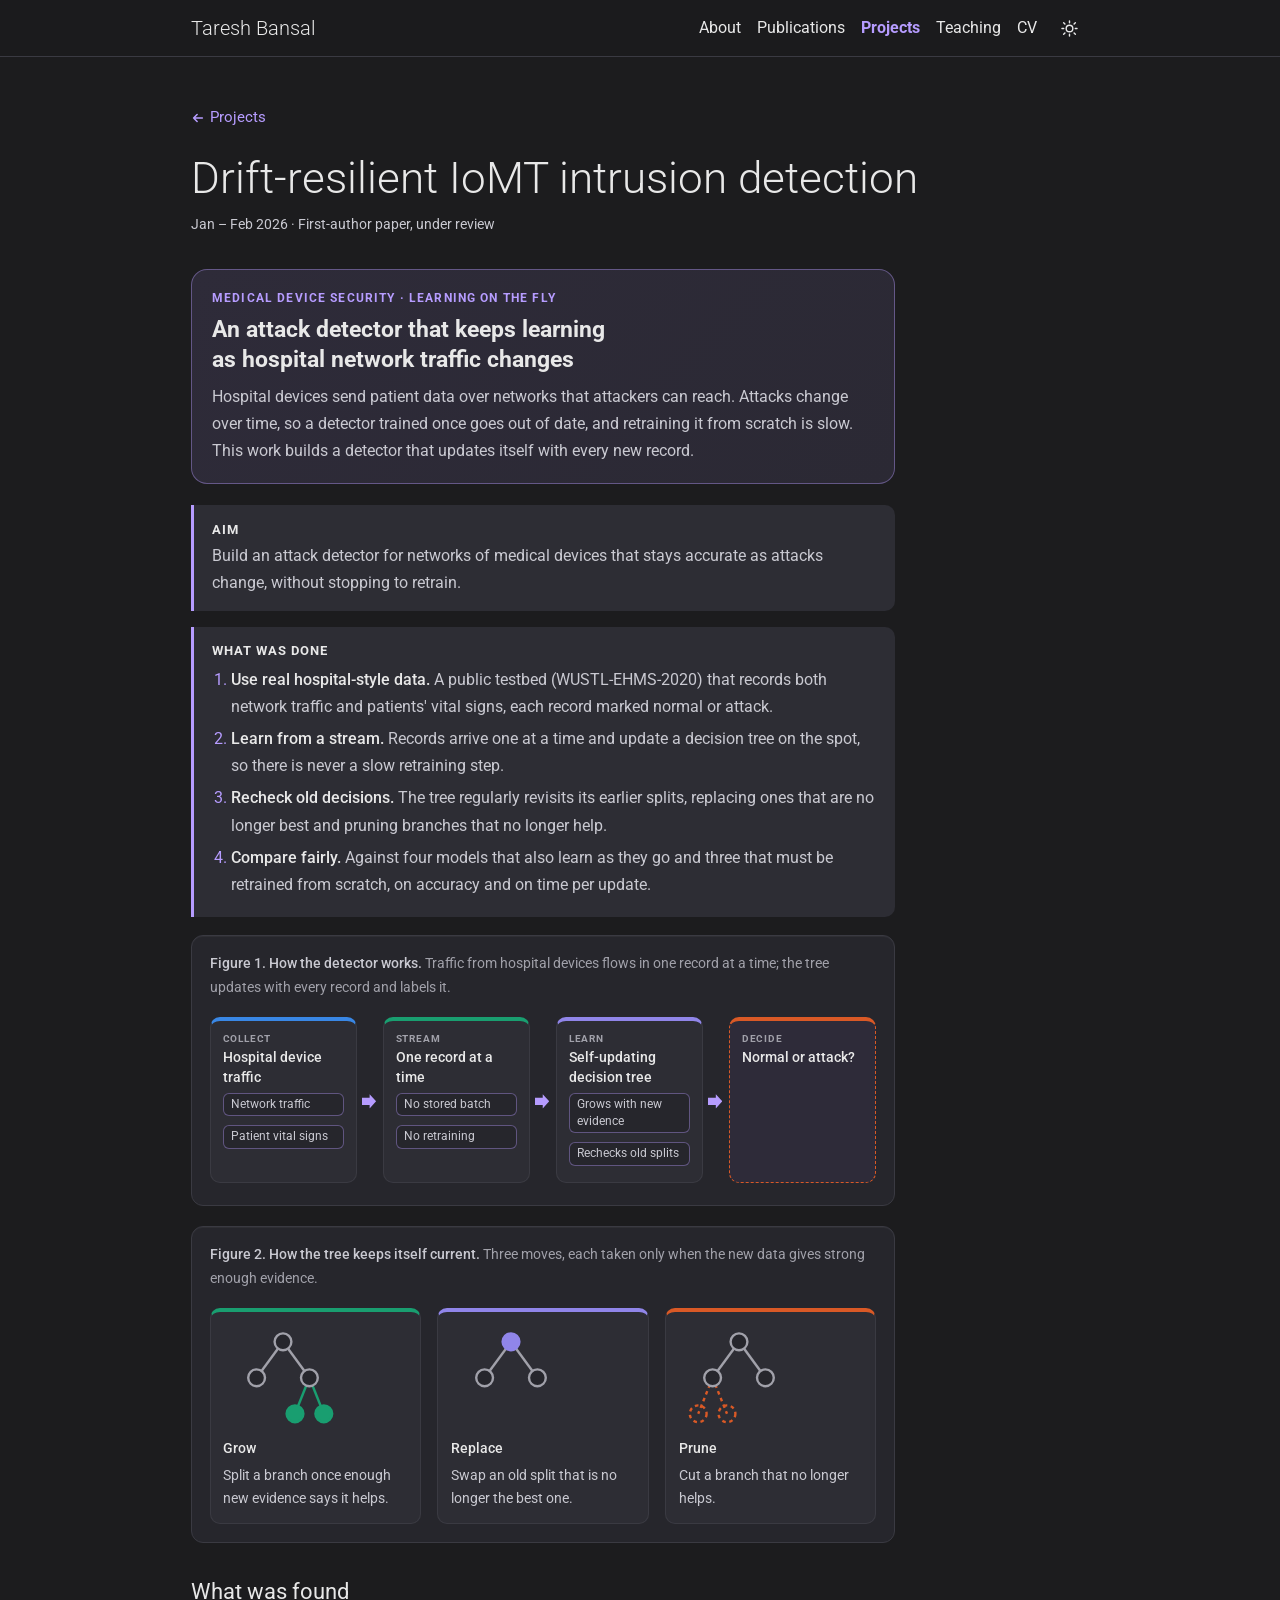
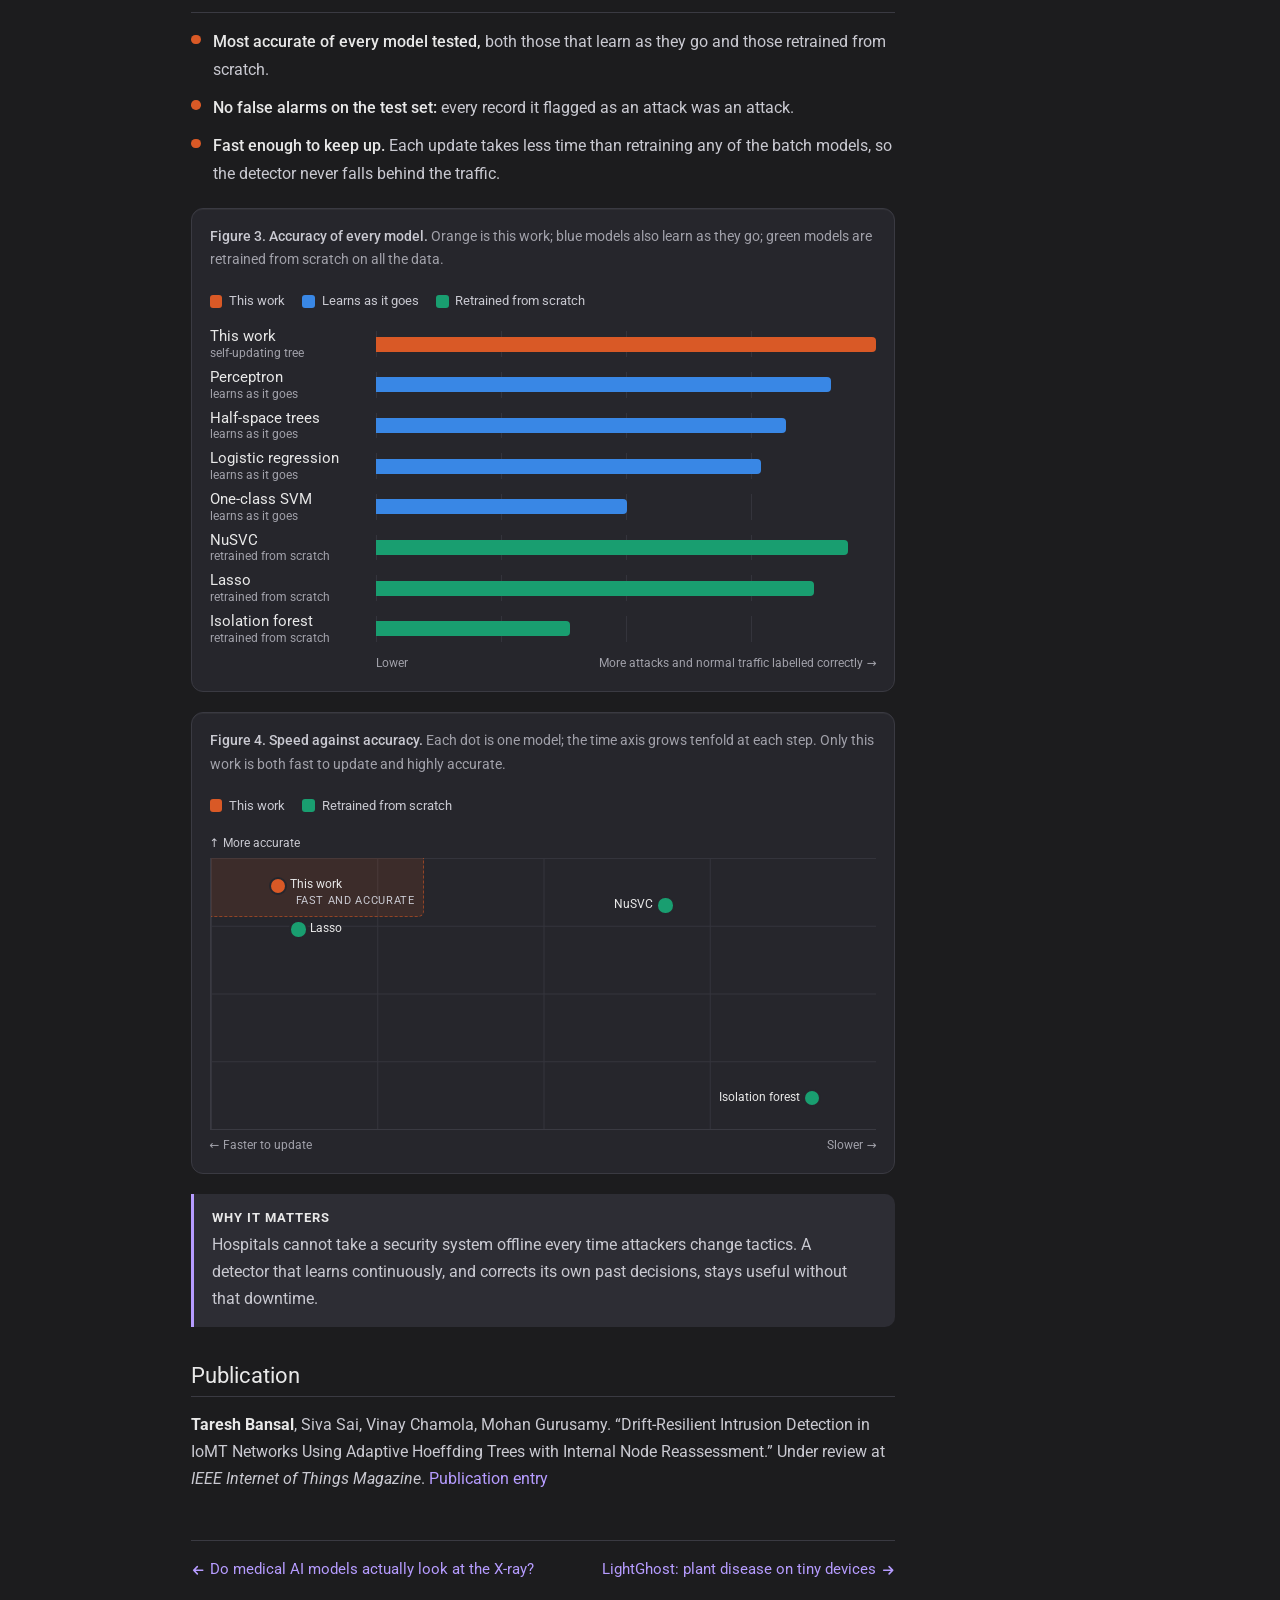
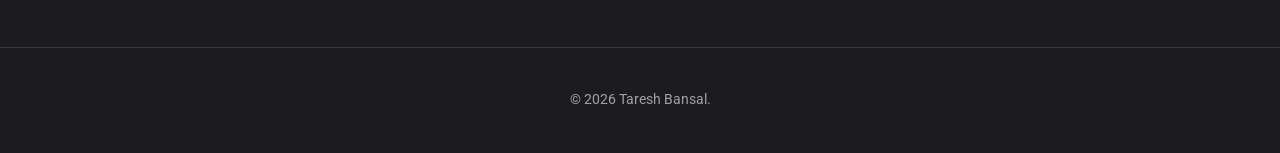
<file: projects/iomt-intrusion-detection/index.html>
<!DOCTYPE html>
<html lang="en">
<head>
<meta charset="utf-8">
<meta name="viewport" content="width=device-width, initial-scale=1">
<title>Drift-resilient IoMT intrusion detection | Taresh Bansal</title>
<meta name="description" content="An attack detector for hospital device networks that learns from every new record and rechecks its own past decisions, so it stays accurate without retraining.">
<meta name="author" content="Taresh Bansal">
<meta name="theme-color" content="#1c1c1e">
<link rel="canonical" href="https://taresh-bansal.github.io/projects/iomt-intrusion-detection/">
<meta property="og:url" content="https://taresh-bansal.github.io/projects/iomt-intrusion-detection/">
<meta property="og:type" content="website">
<meta property="og:site_name" content="Taresh Bansal">
<meta property="og:title" content="Drift-resilient IoMT intrusion detection | Taresh Bansal">
<meta property="og:description" content="An attack detector for hospital device networks that learns from every new record and rechecks its own past decisions, so it stays accurate without retraining.">
<meta property="og:image" content="https://taresh-bansal.github.io/assets/img/og-card.png">
<meta property="og:image:width" content="1200">
<meta property="og:image:height" content="630">
<meta property="og:image:alt" content="Taresh Bansal: AI agents, multimodal AI and AI for science">
<meta name="twitter:card" content="summary_large_image">
<meta name="twitter:title" content="Drift-resilient IoMT intrusion detection | Taresh Bansal">
<meta name="twitter:description" content="An attack detector for hospital device networks that learns from every new record and rechecks its own past decisions, so it stays accurate without retraining.">
<meta name="twitter:image" content="https://taresh-bansal.github.io/assets/img/og-card.png">
<meta name="twitter:image:alt" content="Taresh Bansal: AI agents, multimodal AI and AI for science">
<link rel="icon" type="image/svg+xml" href="data:image/svg+xml,%3Csvg xmlns='http://www.w3.org/2000/svg' viewBox='0 0 64 64'%3E%3Crect width='64' height='64' rx='14' fill='%231c1c1e'/%3E%3Ctext x='32' y='42' text-anchor='middle' font-family='Helvetica,Arial,sans-serif' font-size='27' font-weight='700' fill='%23b69cff'%3ETB%3C/text%3E%3C/svg%3E">
<link rel="icon" type="image/png" sizes="32x32" href="/assets/img/favicon-32.png">
<link rel="apple-touch-icon" sizes="180x180" href="/assets/img/apple-touch-icon.png">
<link rel="preconnect" href="https://fonts.googleapis.com">
<link rel="preconnect" href="https://fonts.gstatic.com" crossorigin>
<link rel="stylesheet" href="https://fonts.googleapis.com/css2?family=Roboto:wght@300;400;500;700&amp;display=swap">
<link rel="stylesheet" href="/assets/css/main.css?v=202610191450">
<script src="/assets/js/theme.js?v=202610181442"></script>
<script type="application/ld+json">
[
 {
  "@context": "https://schema.org",
  "@type": "Person",
  "@id": "https://taresh-bansal.github.io/#person",
  "name": "Taresh Bansal",
  "url": "https://taresh-bansal.github.io/",
  "email": "mailto:tareshbansal06@gmail.com",
  "jobTitle": "M.E. Computer Science student and Teaching Assistant",
  "affiliation": {
   "@type": "CollegeOrUniversity",
   "name": "Birla Institute of Technology and Science, Pilani"
  },
  "alumniOf": {
   "@type": "CollegeOrUniversity",
   "name": "Birla Institute of Technology and Science, Pilani"
  },
  "knowsAbout": [
   "AI Agents",
   "Agentic AI",
   "Multimodal AI",
   "AI for Science",
   "Vision-Language Models",
   "Natural Language Processing"
  ],
  "sameAs": [
   "https://github.com/taresh-bansal",
   "https://www.linkedin.com/in/taresh-bansal"
  ]
 },
 {
  "@context": "https://schema.org",
  "@type": "WebPage",
  "name": "Drift-resilient IoMT intrusion detection | Taresh Bansal",
  "url": "https://taresh-bansal.github.io/projects/iomt-intrusion-detection/",
  "description": "An attack detector for hospital device networks that learns from every new record and rechecks its own past decisions, so it stays accurate without retraining.",
  "about": {
   "@id": "https://taresh-bansal.github.io/#person"
  }
 }
]
</script>
</head>
<body>
<a class="skip" href="#content">Skip to content</a>
<header class="navbar">
  <div class="container">
    <a class="navbar-brand" href="/">Taresh Bansal</a>
    <nav aria-label="Main">
      <ul class="nav-links" id="nav-links">
        <li><a href="/">About</a></li>
        <li><a href="/publications/">Publications</a></li>
        <li><a href="/projects/" aria-current="page">Projects</a></li>
        <li><a href="/teaching/">Teaching</a></li>
        <li><a href="/cv/">CV</a></li>
      </ul>
    </nav>
    <button class="icon-btn theme-toggle" type="button" aria-label="Switch to light theme" title="Switch to light theme"><svg class="i-sun" viewBox="0 0 24 24" fill="none" stroke="currentColor" stroke-width="1.8" stroke-linecap="round" aria-hidden="true"><circle cx="12" cy="12" r="4.2"/><path d="M12 2.5v2.2M12 19.3v2.2M4.6 4.6l1.6 1.6M17.8 17.8l1.6 1.6M2.5 12h2.2M19.3 12h2.2M4.6 19.4l1.6-1.6M17.8 6.2l1.6-1.6"/></svg><svg class="i-moon" viewBox="0 0 24 24" fill="none" stroke="currentColor" stroke-width="1.8" stroke-linejoin="round" aria-hidden="true"><path d="M20.5 14.6A8.6 8.6 0 0 1 9.4 3.5a8.6 8.6 0 1 0 11.1 11.1z"/></svg></button>
    <button class="icon-btn menu-btn" type="button" aria-label="Menu" aria-expanded="false" aria-controls="nav-links"><svg class="i-bars" viewBox="0 0 24 24" fill="none" stroke="currentColor" stroke-width="1.8" stroke-linecap="round" aria-hidden="true"><path d="M4 7h16M4 12h16M4 17h16"/></svg><svg class="i-x" viewBox="0 0 24 24" fill="none" stroke="currentColor" stroke-width="1.8" stroke-linecap="round" aria-hidden="true"><path d="M6 6l12 12M18 6L6 18"/></svg></button>
  </div>
</header>
<main id="content">
  <div class="container post">
    <p class="crumbs"><a href="/projects/"><svg class="arrow" viewBox="0 0 16 16" fill="none" stroke="currentColor" stroke-width="1.8" stroke-linecap="round" stroke-linejoin="round" aria-hidden="true"><path d="M13 8H3M7 4L3 8l4 4"/></svg>Projects</a></p>
    <header class="post-header">
      <h1 class="post-title">Drift-resilient IoMT intrusion detection</h1>
      <p class="post-description">Jan – Feb 2026 · First-author paper, under review</p>
    </header>
    <article class="case">
      <div class="case-hero">
        <p class="case-kicker">Medical device security · Learning on the fly</p>
        <p class="case-headline">An attack detector that keeps learning as hospital network traffic changes</p>
        <p class="case-lead">Hospital devices send patient data over networks that attackers can reach. Attacks change over time, so a detector trained once goes out of date, and retraining it from scratch is slow. This work builds a detector that updates itself with every new record.</p>
      </div>
<section class="research-block"><h2>Aim</h2><p>Build an attack detector for networks of medical devices that stays accurate as attacks change, without stopping to retrain.</p></section>
<section class="research-block"><h2>What was done</h2><ol class="vlm-steps"><li><b>Use real hospital-style data.</b> A public testbed (WUSTL-EHMS-2020) that records both network traffic and patients&#x27; vital signs, each record marked normal or attack.</li><li><b>Learn from a stream.</b> Records arrive one at a time and update a decision tree on the spot, so there is never a slow retraining step.</li><li><b>Recheck old decisions.</b> The tree regularly revisits its earlier splits, replacing ones that are no longer best and pruning branches that no longer help.</li><li><b>Compare fairly.</b> Against four models that also learn as they go and three that must be retrained from scratch, on accuracy and on time per update.</li></ol></section>
<figure class="cpsi-fig vlm-fig "><figcaption><b>Figure 1. How the detector works.</b> Traffic from hospital devices flows in one record at a time; the tree updates with every record and labels it.</figcaption><ol class="vlm-pipe pipe-n" style="--n:4" aria-label="Pipeline: hospital device traffic is streamed one record at a time into a self-updating decision tree, which labels each record normal or attack."><li class="st c1"><span class="vp-k">Collect</span><b>Hospital device traffic</b><ul class="vp-chips"><li>Network traffic</li><li>Patient vital signs</li></ul></li><li class="st c3"><span class="vp-k">Stream</span><b>One record at a time</b><ul class="vp-chips"><li>No stored batch</li><li>No retraining</li></ul></li><li class="st c7"><span class="vp-k">Learn</span><b>Self-updating decision tree</b><ul class="vp-chips"><li>Grows with new evidence</li><li>Rechecks old splits</li></ul></li><li class="st c2 vp-out"><span class="vp-k">Decide</span><b>Normal or attack?</b></li></ol></figure>
<figure class="cpsi-fig vlm-fig "><figcaption><b>Figure 2. How the tree keeps itself current.</b> Three moves, each taken only when the new data gives strong enough evidence.</figcaption><ol class="mech"><li class="c3"><svg viewBox="0 0 100 88" class="mt" aria-hidden="true"><line x1="50" y1="14" x2="28" y2="44"/><line x1="50" y1="14" x2="72" y2="44"/><line x1="72" y1="44" x2="60" y2="74" class="new"/><line x1="72" y1="44" x2="84" y2="74" class="new"/><circle cx="50" cy="14" r="7" class=""/><circle cx="28" cy="44" r="7" class=""/><circle cx="72" cy="44" r="7" class=""/><circle cx="60" cy="74" r="7" class="new"/><circle cx="84" cy="74" r="7" class="new"/></svg><b>Grow</b><span>Split a branch once enough new evidence says it helps.</span></li><li class="c7"><svg viewBox="0 0 100 88" class="mt" aria-hidden="true"><line x1="50" y1="14" x2="28" y2="44"/><line x1="50" y1="14" x2="72" y2="44"/><circle cx="50" cy="14" r="7" class="swap"/><circle cx="28" cy="44" r="7" class=""/><circle cx="72" cy="44" r="7" class=""/></svg><b>Replace</b><span>Swap an old split that is no longer the best one.</span></li><li class="c2"><svg viewBox="0 0 100 88" class="mt" aria-hidden="true"><line x1="50" y1="14" x2="28" y2="44"/><line x1="50" y1="14" x2="72" y2="44"/><line x1="28" y1="44" x2="16" y2="74" class="cut"/><line x1="28" y1="44" x2="40" y2="74" class="cut"/><circle cx="50" cy="14" r="7" class=""/><circle cx="28" cy="44" r="7" class=""/><circle cx="72" cy="44" r="7" class=""/><circle cx="16" cy="74" r="7" class="cut"/><circle cx="40" cy="74" r="7" class="cut"/></svg><b>Prune</b><span>Cut a branch that no longer helps.</span></li></ol></figure>
      <h2 class="sub-h">What was found</h2>
<ul class="finds"><li><b>Most accurate of every model tested,</b> both those that learn as they go and those retrained from scratch.</li><li><b>No false alarms on the test set:</b> every record it flagged as an attack was an attack.</li><li><b>Fast enough to keep up.</b> Each update takes less time than retraining any of the batch models, so the detector never falls behind the traffic.</li></ul>
<figure class="cpsi-fig vlm-fig "><figcaption><b>Figure 3. Accuracy of every model.</b> Orange is this work; blue models also learn as they go; green models are retrained from scratch on all the data.</figcaption><ul class="lg"><li><span class="sw c2"></span>This work</li><li><span class="sw c1"></span>Learns as it goes</li><li><span class="sw c3"></span>Retrained from scratch</li></ul><div class="vf" role="img" aria-label="Bar chart of accuracy: this work is the most accurate of all eight models."><ol class="vf-rows"><li><span class="vf-name">This work<small>self-updating tree</small></span><span class="hb-track"><span class="hb c2" style="width:99.94%"></span></span></li><li><span class="vf-name">Perceptron<small>learns as it goes</small></span><span class="hb-track"><span class="hb c1" style="width:90.89%"></span></span></li><li><span class="vf-name">Half-space trees<small>learns as it goes</small></span><span class="hb-track"><span class="hb c1" style="width:81.98%"></span></span></li><li><span class="vf-name">Logistic regression<small>learns as it goes</small></span><span class="hb-track"><span class="hb c1" style="width:76.97%"></span></span></li><li><span class="vf-name">One-class SVM<small>learns as it goes</small></span><span class="hb-track"><span class="hb c1" style="width:50.10%"></span></span></li><li><span class="vf-name">NuSVC<small>retrained from scratch</small></span><span class="hb-track"><span class="hb c3" style="width:94.24%"></span></span></li><li><span class="vf-name">Lasso<small>retrained from scratch</small></span><span class="hb-track"><span class="hb c3" style="width:87.43%"></span></span></li><li><span class="vf-name">Isolation forest<small>retrained from scratch</small></span><span class="hb-track"><span class="hb c3" style="width:38.80%"></span></span></li></ol><div class="vf-axis"><span style="left:0">Lower</span><span class="vf-axis-r">More attacks and normal traffic labelled correctly &rarr;</span></div></div></figure>
<figure class="cpsi-fig vlm-fig "><figcaption><b>Figure 4. Speed against accuracy.</b> Each dot is one model; the time axis grows tenfold at each step. Only this work is both fast to update and highly accurate.</figcaption><ul class="lg"><li><span class="sw c2"></span>This work</li><li><span class="sw c3"></span>Retrained from scratch</li></ul><div class="sc" role="img" aria-label="Scatter: this work sits alone in the fast and accurate corner; the retrained models are either slower or less accurate."><p class="sc-yl">&uarr; More accurate</p><div class="sc-plot"><span class="sc-zone br" style="width:32%;height:22%"><span>Fast and accurate</span></span><span class="sc-pt c2" style="left:10.1%;bottom:89.7%"><i></i><em class="r">This work</em></span><span class="sc-pt c3" style="left:13.2%;bottom:73.6%"><i></i><em class="r">Lasso</em></span><span class="sc-pt c3" style="left:68.3%;bottom:82.4%"><i></i><em class="l">NuSVC</em></span><span class="sc-pt c3" style="left:90.3%;bottom:11.3%"><i></i><em class="l">Isolation forest</em></span></div><div class="sc-x"><span>&larr; Faster to update</span><span>Slower &rarr;</span></div></div></figure>
<section class="research-block"><h2>Why it matters</h2><p>Hospitals cannot take a security system offline every time attackers change tactics. A detector that learns continuously, and corrects its own past decisions, stays useful without that downtime.</p></section>
      <h2 class="sub-h">Publication</h2>
      <p><strong>Taresh Bansal</strong>, Siva Sai, Vinay Chamola, Mohan Gurusamy. &ldquo;Drift-Resilient Intrusion Detection in IoMT Networks Using Adaptive Hoeffding Trees with Internal Node Reassessment.&rdquo; Under review at <em>IEEE Internet of Things Magazine</em>. <a href="/publications/#iomt-drift-resilient-intrusion-detection">Publication entry</a></p>
      <nav class="pager" aria-label="More case studies"><a href="/projects/medical-vlm-grounding/"><svg class="arrow" viewBox="0 0 16 16" fill="none" stroke="currentColor" stroke-width="1.8" stroke-linecap="round" stroke-linejoin="round" aria-hidden="true"><path d="M13 8H3M7 4L3 8l4 4"/></svg>Do medical AI models actually look at the X-ray?</a><a href="/projects/plant-disease-edge/">LightGhost: plant disease on tiny devices<svg class="arrow" viewBox="0 0 16 16" fill="none" stroke="currentColor" stroke-width="1.8" stroke-linecap="round" stroke-linejoin="round" aria-hidden="true"><path d="M3 8h10M9 4l4 4-4 4"/></svg></a></nav>
    </article>
  </div>
</main>
<footer class="site-footer">
  <div class="container">&copy; 2026 Taresh Bansal.</div>
</footer>
</body>
</html>
</file>
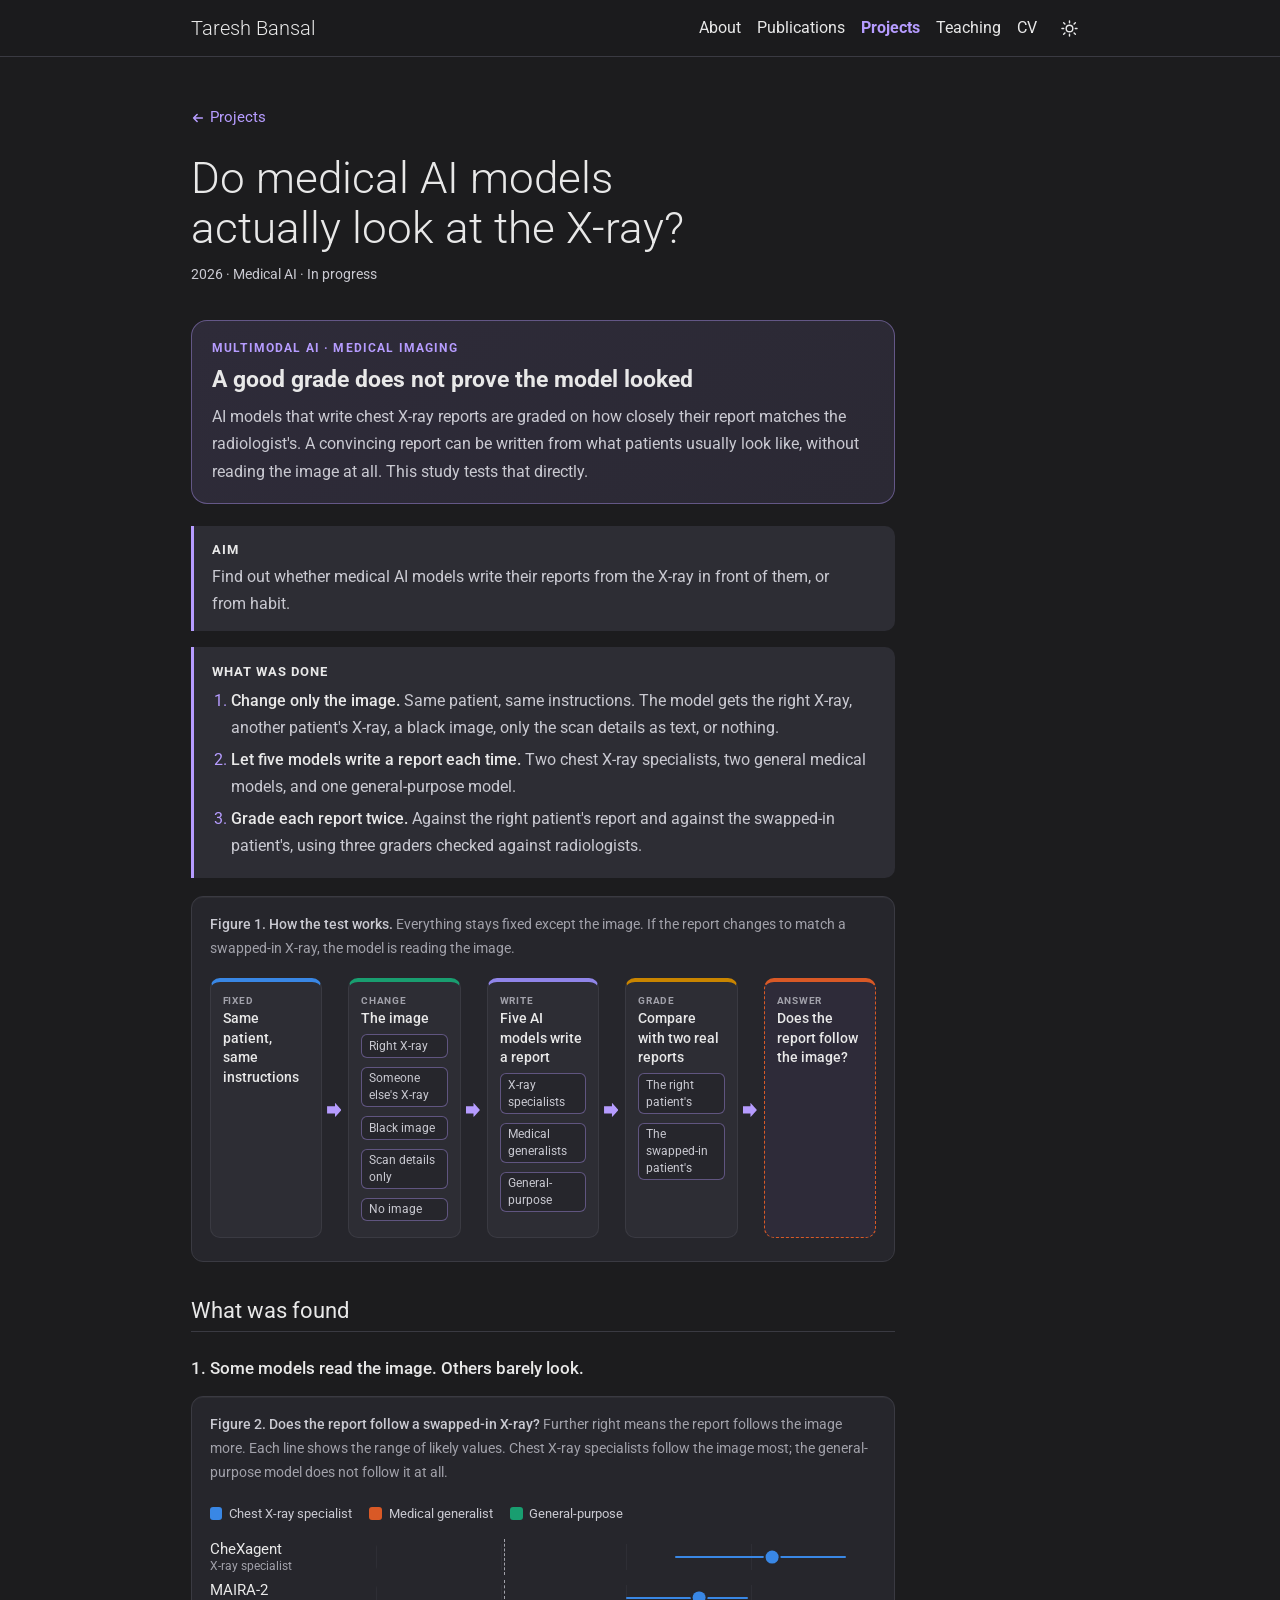
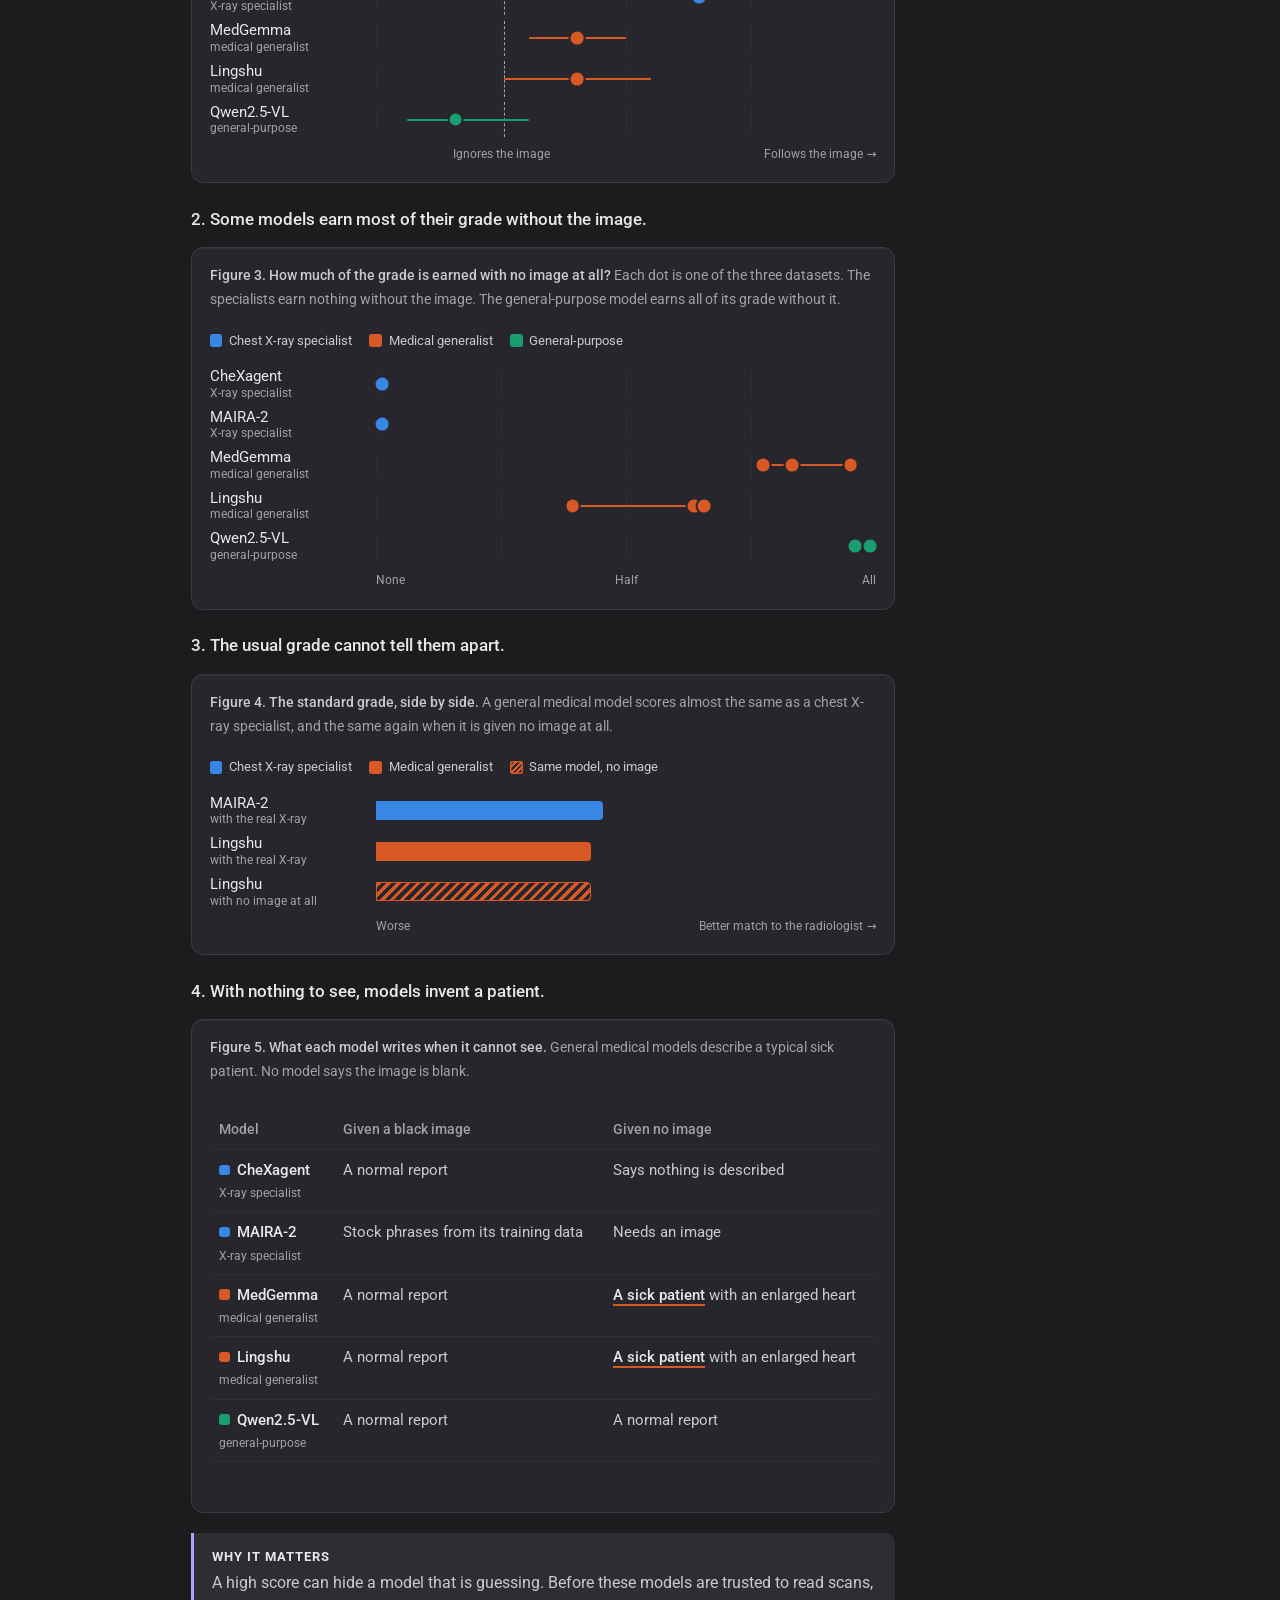
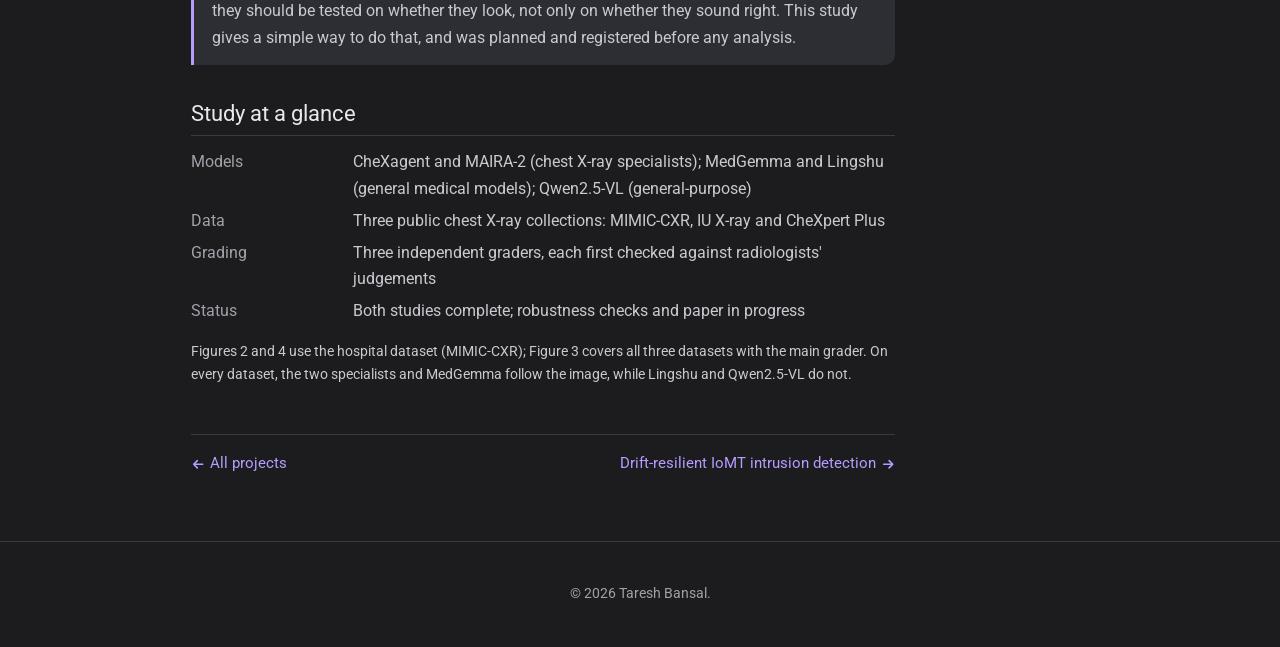
<file: projects/medical-vlm-grounding/index.html>
<!DOCTYPE html>
<html lang="en">
<head>
<meta charset="utf-8">
<meta name="viewport" content="width=device-width, initial-scale=1">
<title>Do medical AI models actually look at the X-ray? | Taresh Bansal</title>
<meta name="description" content="AI models that write chest X-ray reports are graded on how well the report matches a radiologist&#x27;s. This study changes the image the model is given and checks whether the report follows it.">
<meta name="author" content="Taresh Bansal">
<meta name="theme-color" content="#1c1c1e">
<link rel="canonical" href="https://taresh-bansal.github.io/projects/medical-vlm-grounding/">
<meta property="og:url" content="https://taresh-bansal.github.io/projects/medical-vlm-grounding/">
<meta property="og:type" content="website">
<meta property="og:site_name" content="Taresh Bansal">
<meta property="og:title" content="Do medical AI models actually look at the X-ray? | Taresh Bansal">
<meta property="og:description" content="AI models that write chest X-ray reports are graded on how well the report matches a radiologist&#x27;s. This study changes the image the model is given and checks whether the report follows it.">
<meta property="og:image" content="https://taresh-bansal.github.io/assets/img/og-card.png">
<meta property="og:image:width" content="1200">
<meta property="og:image:height" content="630">
<meta property="og:image:alt" content="Taresh Bansal: AI agents, multimodal AI and AI for science">
<meta name="twitter:card" content="summary_large_image">
<meta name="twitter:title" content="Do medical AI models actually look at the X-ray? | Taresh Bansal">
<meta name="twitter:description" content="AI models that write chest X-ray reports are graded on how well the report matches a radiologist&#x27;s. This study changes the image the model is given and checks whether the report follows it.">
<meta name="twitter:image" content="https://taresh-bansal.github.io/assets/img/og-card.png">
<meta name="twitter:image:alt" content="Taresh Bansal: AI agents, multimodal AI and AI for science">
<link rel="icon" type="image/svg+xml" href="data:image/svg+xml,%3Csvg xmlns='http://www.w3.org/2000/svg' viewBox='0 0 64 64'%3E%3Crect width='64' height='64' rx='14' fill='%231c1c1e'/%3E%3Ctext x='32' y='42' text-anchor='middle' font-family='Helvetica,Arial,sans-serif' font-size='27' font-weight='700' fill='%23b69cff'%3ETB%3C/text%3E%3C/svg%3E">
<link rel="icon" type="image/png" sizes="32x32" href="/assets/img/favicon-32.png">
<link rel="apple-touch-icon" sizes="180x180" href="/assets/img/apple-touch-icon.png">
<link rel="preconnect" href="https://fonts.googleapis.com">
<link rel="preconnect" href="https://fonts.gstatic.com" crossorigin>
<link rel="stylesheet" href="https://fonts.googleapis.com/css2?family=Roboto:wght@300;400;500;700&amp;display=swap">
<link rel="stylesheet" href="/assets/css/main.css?v=202610191450">
<script src="/assets/js/theme.js?v=202610181442"></script>
<script type="application/ld+json">
[
 {
  "@context": "https://schema.org",
  "@type": "Person",
  "@id": "https://taresh-bansal.github.io/#person",
  "name": "Taresh Bansal",
  "url": "https://taresh-bansal.github.io/",
  "email": "mailto:tareshbansal06@gmail.com",
  "jobTitle": "M.E. Computer Science student and Teaching Assistant",
  "affiliation": {
   "@type": "CollegeOrUniversity",
   "name": "Birla Institute of Technology and Science, Pilani"
  },
  "alumniOf": {
   "@type": "CollegeOrUniversity",
   "name": "Birla Institute of Technology and Science, Pilani"
  },
  "knowsAbout": [
   "AI Agents",
   "Agentic AI",
   "Multimodal AI",
   "AI for Science",
   "Vision-Language Models",
   "Natural Language Processing"
  ],
  "sameAs": [
   "https://github.com/taresh-bansal",
   "https://www.linkedin.com/in/taresh-bansal"
  ]
 },
 {
  "@context": "https://schema.org",
  "@type": "WebPage",
  "name": "Do medical AI models actually look at the X-ray? | Taresh Bansal",
  "url": "https://taresh-bansal.github.io/projects/medical-vlm-grounding/",
  "description": "AI models that write chest X-ray reports are graded on how well the report matches a radiologist's. This study changes the image the model is given and checks whether the report follows it.",
  "about": {
   "@id": "https://taresh-bansal.github.io/#person"
  }
 }
]
</script>
</head>
<body>
<a class="skip" href="#content">Skip to content</a>
<header class="navbar">
  <div class="container">
    <a class="navbar-brand" href="/">Taresh Bansal</a>
    <nav aria-label="Main">
      <ul class="nav-links" id="nav-links">
        <li><a href="/">About</a></li>
        <li><a href="/publications/">Publications</a></li>
        <li><a href="/projects/" aria-current="page">Projects</a></li>
        <li><a href="/teaching/">Teaching</a></li>
        <li><a href="/cv/">CV</a></li>
      </ul>
    </nav>
    <button class="icon-btn theme-toggle" type="button" aria-label="Switch to light theme" title="Switch to light theme"><svg class="i-sun" viewBox="0 0 24 24" fill="none" stroke="currentColor" stroke-width="1.8" stroke-linecap="round" aria-hidden="true"><circle cx="12" cy="12" r="4.2"/><path d="M12 2.5v2.2M12 19.3v2.2M4.6 4.6l1.6 1.6M17.8 17.8l1.6 1.6M2.5 12h2.2M19.3 12h2.2M4.6 19.4l1.6-1.6M17.8 6.2l1.6-1.6"/></svg><svg class="i-moon" viewBox="0 0 24 24" fill="none" stroke="currentColor" stroke-width="1.8" stroke-linejoin="round" aria-hidden="true"><path d="M20.5 14.6A8.6 8.6 0 0 1 9.4 3.5a8.6 8.6 0 1 0 11.1 11.1z"/></svg></button>
    <button class="icon-btn menu-btn" type="button" aria-label="Menu" aria-expanded="false" aria-controls="nav-links"><svg class="i-bars" viewBox="0 0 24 24" fill="none" stroke="currentColor" stroke-width="1.8" stroke-linecap="round" aria-hidden="true"><path d="M4 7h16M4 12h16M4 17h16"/></svg><svg class="i-x" viewBox="0 0 24 24" fill="none" stroke="currentColor" stroke-width="1.8" stroke-linecap="round" aria-hidden="true"><path d="M6 6l12 12M18 6L6 18"/></svg></button>
  </div>
</header>
<main id="content">
  <div class="container post">
    <p class="crumbs"><a href="/projects/"><svg class="arrow" viewBox="0 0 16 16" fill="none" stroke="currentColor" stroke-width="1.8" stroke-linecap="round" stroke-linejoin="round" aria-hidden="true"><path d="M13 8H3M7 4L3 8l4 4"/></svg>Projects</a></p>
    <header class="post-header">
      <h1 class="post-title">Do medical AI models actually look at the X-ray?</h1>
      <p class="post-description">2026 · Medical AI · In progress</p>
    </header>
    <article class="case">
      <div class="case-hero">
        <p class="case-kicker">Multimodal AI · Medical imaging</p>
        <p class="case-headline">A good grade does not prove the model looked</p>
        <p class="case-lead">AI models that write chest X-ray reports are graded on how closely their report matches the radiologist&#x27;s. A convincing report can be written from what patients usually look like, without reading the image at all. This study tests that directly.</p>
      </div>

      <section class="research-block"><h2>Aim</h2><p>Find out whether medical AI models write their reports from the X-ray in front of them, or from habit.</p></section>

      <section class="research-block"><h2>What was done</h2>
        <ol class="vlm-steps">
          <li><b>Change only the image.</b> Same patient, same instructions. The model gets the right X-ray, another patient&#x27;s X-ray, a black image, only the scan details as text, or nothing.</li>
          <li><b>Let five models write a report each time.</b> Two chest X-ray specialists, two general medical models, and one general-purpose model.</li>
          <li><b>Grade each report twice.</b> Against the right patient&#x27;s report and against the swapped-in patient&#x27;s, using three graders checked against radiologists.</li>
        </ol>
      </section>

      <figure class="cpsi-fig vlm-fig">
        <figcaption><b>Figure 1. How the test works.</b> Everything stays fixed except the image. If the report changes to match a swapped-in X-ray, the model is reading the image.</figcaption>
        <ol class="vlm-pipe pipe-n" style="--n:5">
          <li class="st c1"><span class="vp-k">Fixed</span><b>Same patient, same instructions</b></li>
          <li class="st c3"><span class="vp-k">Change</span><b>The image</b><ul class="vp-chips"><li>Right X-ray</li><li>Someone else&#x27;s X-ray</li><li>Black image</li><li>Scan details only</li><li>No image</li></ul></li>
          <li class="st c7"><span class="vp-k">Write</span><b>Five AI models write a report</b><ul class="vp-chips"><li>X-ray specialists</li><li>Medical generalists</li><li>General-purpose</li></ul></li>
          <li class="st c4"><span class="vp-k">Grade</span><b>Compare with two real reports</b><ul class="vp-chips"><li>The right patient&#x27;s</li><li>The swapped-in patient&#x27;s</li></ul></li>
          <li class="st c2 vp-out"><span class="vp-k">Answer</span><b>Does the report follow the image?</b></li>
        </ol>
      </figure>

      <h2 class="sub-h">What was found</h2>

      <h3 class="vlm-find">1. Some models read the image. Others barely look.</h3>
      <figure class="cpsi-fig vlm-fig">
        <figcaption><b>Figure 2. Does the report follow a swapped-in X-ray?</b> Further right means the report follows the image more. Each line shows the range of likely values. Chest X-ray specialists follow the image most; the general-purpose model does not follow it at all.</figcaption>
        <ul class="lg"><li><span class="sw c1"></span>Chest X-ray specialist</li><li><span class="sw c2"></span>Medical generalist</li><li><span class="sw c3"></span>General-purpose</li></ul><div class="vf" role="img" aria-label="Chart: CheXagent follows the swapped image most, then MAIRA-2, then MedGemma and Lingshu, while Qwen2.5-VL does not follow it.">
          <ol class="vf-rows vf-zero" style="--zero:25"><li class="c1"><span class="vf-name">CheXagent<small>X-ray specialist</small></span><span class="vf-track"><span class="vf-wh" style="--p:60;--w:35"></span><span class="vf-dot" style="--p:80"></span></span></li><li class="c1"><span class="vf-name">MAIRA-2<small>X-ray specialist</small></span><span class="vf-track"><span class="vf-wh" style="--p:50;--w:25"></span><span class="vf-dot" style="--p:65"></span></span></li><li class="c2"><span class="vf-name">MedGemma<small>medical generalist</small></span><span class="vf-track"><span class="vf-wh" style="--p:30;--w:20"></span><span class="vf-dot" style="--p:40"></span></span></li><li class="c2"><span class="vf-name">Lingshu<small>medical generalist</small></span><span class="vf-track"><span class="vf-wh" style="--p:25;--w:30"></span><span class="vf-dot" style="--p:40"></span></span></li><li class="c3"><span class="vf-name">Qwen2.5-VL<small>general-purpose</small></span><span class="vf-track"><span class="vf-wh" style="--p:5;--w:25"></span><span class="vf-dot" style="--p:15"></span></span></li></ol>
          <div class="vf-axis"><span style="left:25%">Ignores the image</span><span class="vf-axis-r">Follows the image &rarr;</span></div>
        </div>
      </figure>

      <h3 class="vlm-find">2. Some models earn most of their grade without the image.</h3>
      <figure class="cpsi-fig vlm-fig">
        <figcaption><b>Figure 3. How much of the grade is earned with no image at all?</b> Each dot is one of the three datasets. The specialists earn nothing without the image. The general-purpose model earns all of its grade without it.</figcaption>
        <ul class="lg"><li><span class="sw c1"></span>Chest X-ray specialist</li><li><span class="sw c2"></span>Medical generalist</li><li><span class="sw c3"></span>General-purpose</li></ul><div class="vf" role="img" aria-label="Chart: share of the grade earned with no image. CheXagent and MAIRA-2 earn none; Lingshu earns a substantial share; MedGemma earns most; Qwen2.5-VL earns all of it.">
          <ol class="vf-rows"><li class="c1"><span class="vf-name">CheXagent<small>X-ray specialist</small></span><span class="vf-track"><span class="vf-dot" style="--p:0"></span></span></li><li class="c1"><span class="vf-name">MAIRA-2<small>X-ray specialist</small></span><span class="vf-track"><span class="vf-dot" style="--p:0"></span></span></li><li class="c2"><span class="vf-name">MedGemma<small>medical generalist</small></span><span class="vf-track"><span class="vf-wh" style="--p:78;--w:18"></span><span class="vf-dot" style="--p:78"></span><span class="vf-dot" style="--p:84"></span><span class="vf-dot" style="--p:96"></span></span></li><li class="c2"><span class="vf-name">Lingshu<small>medical generalist</small></span><span class="vf-track"><span class="vf-wh" style="--p:39;--w:27"></span><span class="vf-dot" style="--p:39"></span><span class="vf-dot" style="--p:64"></span><span class="vf-dot" style="--p:66"></span></span></li><li class="c3"><span class="vf-name">Qwen2.5-VL<small>general-purpose</small></span><span class="vf-track"><span class="vf-wh" style="--p:97;--w:3"></span><span class="vf-dot" style="--p:97"></span><span class="vf-dot" style="--p:100"></span></span></li></ol>
          <div class="vf-axis"><span style="left:0">None</span><span style="left:50%">Half</span><span class="vf-axis-r">All</span></div>
        </div>
      </figure>

      <h3 class="vlm-find">3. The usual grade cannot tell them apart.</h3>
      <figure class="cpsi-fig vlm-fig">
        <figcaption><b>Figure 4. The standard grade, side by side.</b> A general medical model scores almost the same as a chest X-ray specialist, and the same again when it is given no image at all.</figcaption>
        <ul class="lg"><li><span class="sw c1"></span>Chest X-ray specialist</li><li><span class="sw c2"></span>Medical generalist</li><li><span class="sw c2 sw-ghost"></span>Same model, no image</li></ul><div class="vf" role="img" aria-label="Chart: on the standard grade, MAIRA-2 with the real X-ray and Lingshu with or without an image score almost the same.">
          <ol class="vf-rows"><li class="c1"><span class="vf-name">MAIRA-2<small>with the real X-ray</small></span><span class="vf-track vf-bars"><span class="vf-bar" style="width:45.3%"></span></span></li><li class="c2"><span class="vf-name">Lingshu<small>with the real X-ray</small></span><span class="vf-track vf-bars"><span class="vf-bar" style="width:43%"></span></span></li><li class="c2"><span class="vf-name">Lingshu<small>with no image at all</small></span><span class="vf-track vf-bars"><span class="vf-bar vf-bar-ghost" style="width:43%"></span></span></li></ol>
          <div class="vf-axis"><span style="left:0">Worse</span><span class="vf-axis-r">Better match to the radiologist &rarr;</span></div>
        </div>
      </figure>

      <h3 class="vlm-find">4. With nothing to see, models invent a patient.</h3>
      <figure class="cpsi-fig vlm-fig">
        <figcaption><b>Figure 5. What each model writes when it cannot see.</b> General medical models describe a typical sick patient. No model says the image is blank.</figcaption>
        <div class="table-wrap">
        <table class="data-table vlm-table">
          <caption class="sr-only">What each model writes for a black image and for no image</caption>
          <thead><tr><th scope="col">Model</th><th scope="col">Given a black image</th><th scope="col">Given no image</th></tr></thead>
          <tbody>
            <tr><th scope="row"><span class="sw c1 tsw"></span>CheXagent<small>X-ray specialist</small></th><td>A normal report</td><td>Says nothing is described</td></tr>
            <tr><th scope="row"><span class="sw c1 tsw"></span>MAIRA-2<small>X-ray specialist</small></th><td>Stock phrases from its training data</td><td>Needs an image</td></tr>
            <tr><th scope="row"><span class="sw c2 tsw"></span>MedGemma<small>medical generalist</small></th><td>A normal report</td><td><span class="vlm-flag">A sick patient</span> with an enlarged heart</td></tr>
            <tr><th scope="row"><span class="sw c2 tsw"></span>Lingshu<small>medical generalist</small></th><td>A normal report</td><td><span class="vlm-flag">A sick patient</span> with an enlarged heart</td></tr>
            <tr><th scope="row"><span class="sw c3 tsw"></span>Qwen2.5-VL<small>general-purpose</small></th><td>A normal report</td><td>A normal report</td></tr>
          </tbody>
        </table>
        </div>
      </figure>

      <section class="research-block"><h2>Why it matters</h2><p>A high score can hide a model that is guessing. Before these models are trusted to read scans, they should be tested on whether they look, not only on whether they sound right. This study gives a simple way to do that, and was planned and registered before any analysis.</p></section>

      <h2 class="sub-h">Study at a glance</h2>
      <dl class="facts">
        <dt>Models</dt><dd>CheXagent and MAIRA-2 (chest X-ray specialists); MedGemma and Lingshu (general medical models); Qwen2.5-VL (general-purpose)</dd>
        <dt>Data</dt><dd>Three public chest X-ray collections: MIMIC-CXR, IU X-ray and CheXpert Plus</dd>
        <dt>Grading</dt><dd>Three independent graders, each first checked against radiologists&#x27; judgements</dd>
        <dt>Status</dt><dd>Both studies complete; robustness checks and paper in progress</dd>
      </dl>
      <p class="vlm-note">Figures 2 and 4 use the hospital dataset (MIMIC-CXR); Figure 3 covers all three datasets with the main grader. On every dataset, the two specialists and MedGemma follow the image, while Lingshu and Qwen2.5-VL do not.</p>
      <nav class="pager" aria-label="More case studies"><a href="/projects/"><svg class="arrow" viewBox="0 0 16 16" fill="none" stroke="currentColor" stroke-width="1.8" stroke-linecap="round" stroke-linejoin="round" aria-hidden="true"><path d="M13 8H3M7 4L3 8l4 4"/></svg>All projects</a><a href="/projects/iomt-intrusion-detection/">Drift-resilient IoMT intrusion detection<svg class="arrow" viewBox="0 0 16 16" fill="none" stroke="currentColor" stroke-width="1.8" stroke-linecap="round" stroke-linejoin="round" aria-hidden="true"><path d="M3 8h10M9 4l4 4-4 4"/></svg></a></nav>
    </article>
  </div>
</main>
<footer class="site-footer">
  <div class="container">&copy; 2026 Taresh Bansal.</div>
</footer>
</body>
</html>
</file>
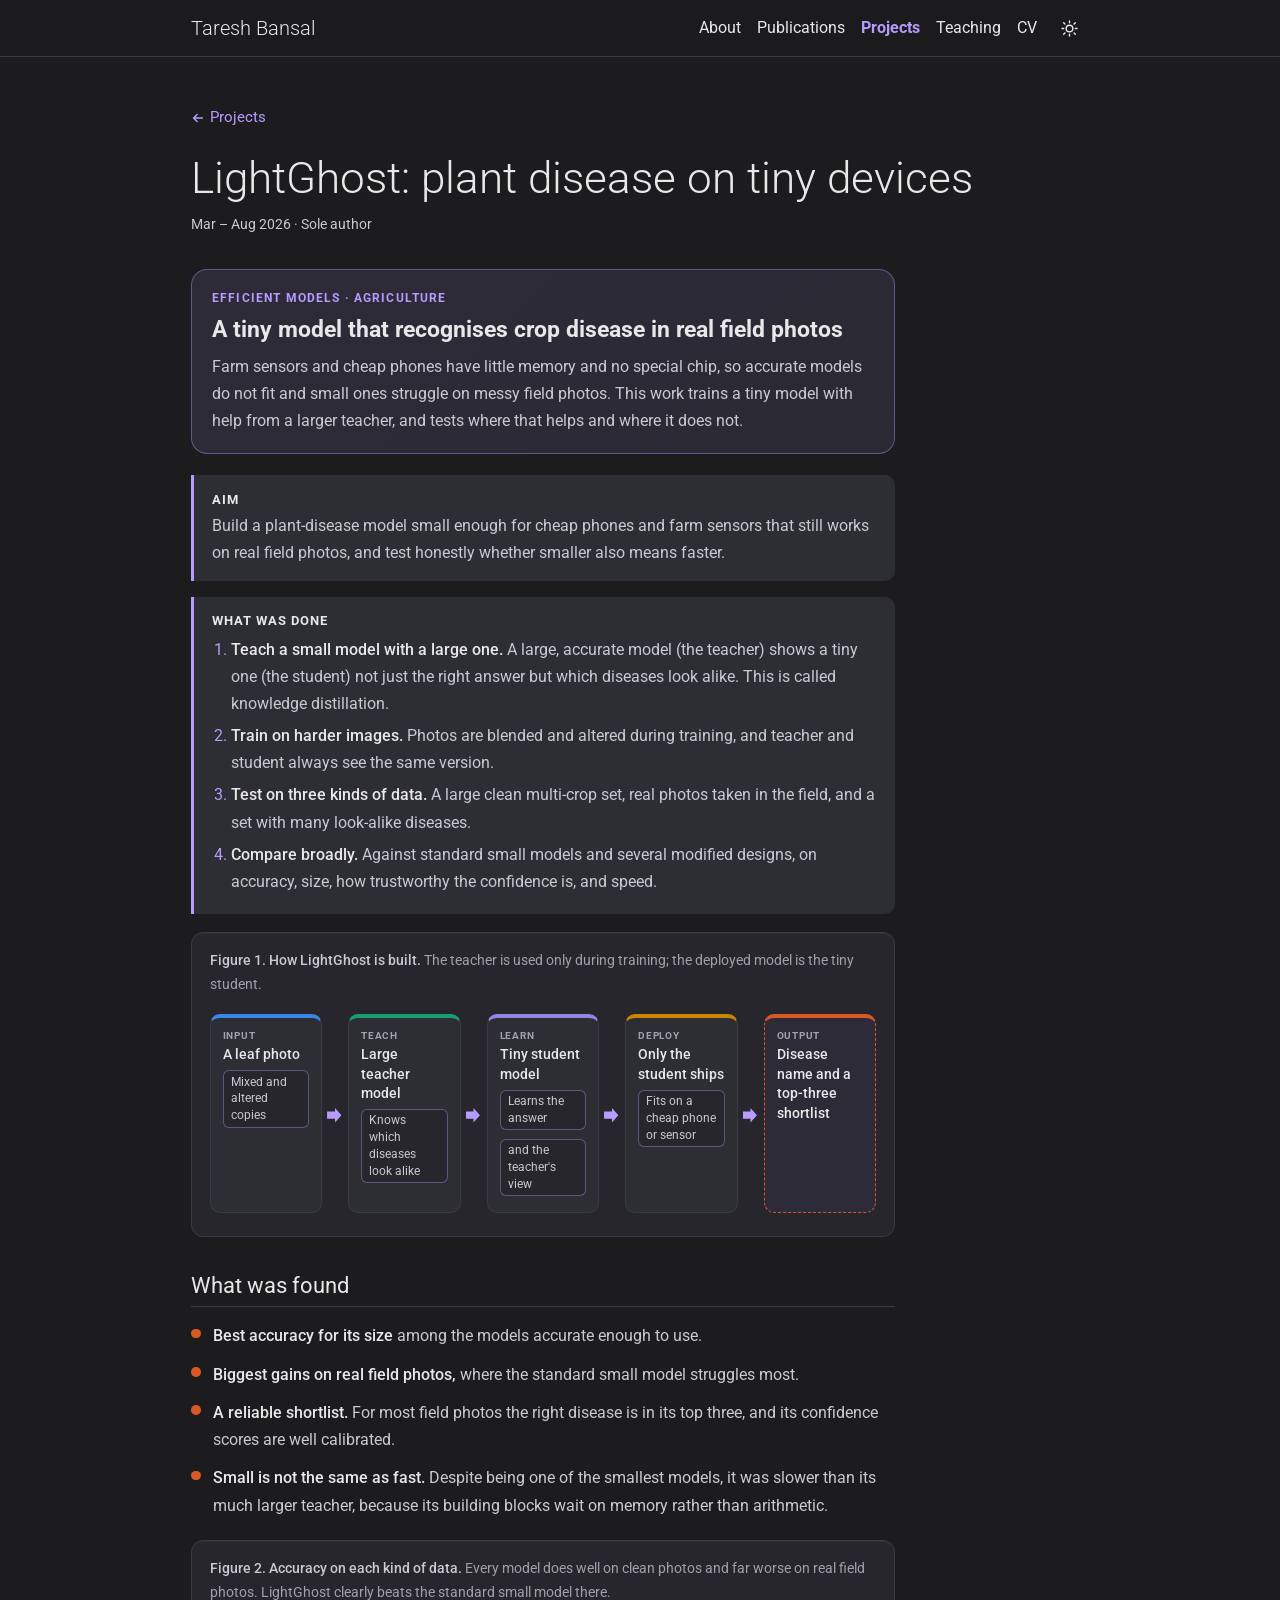
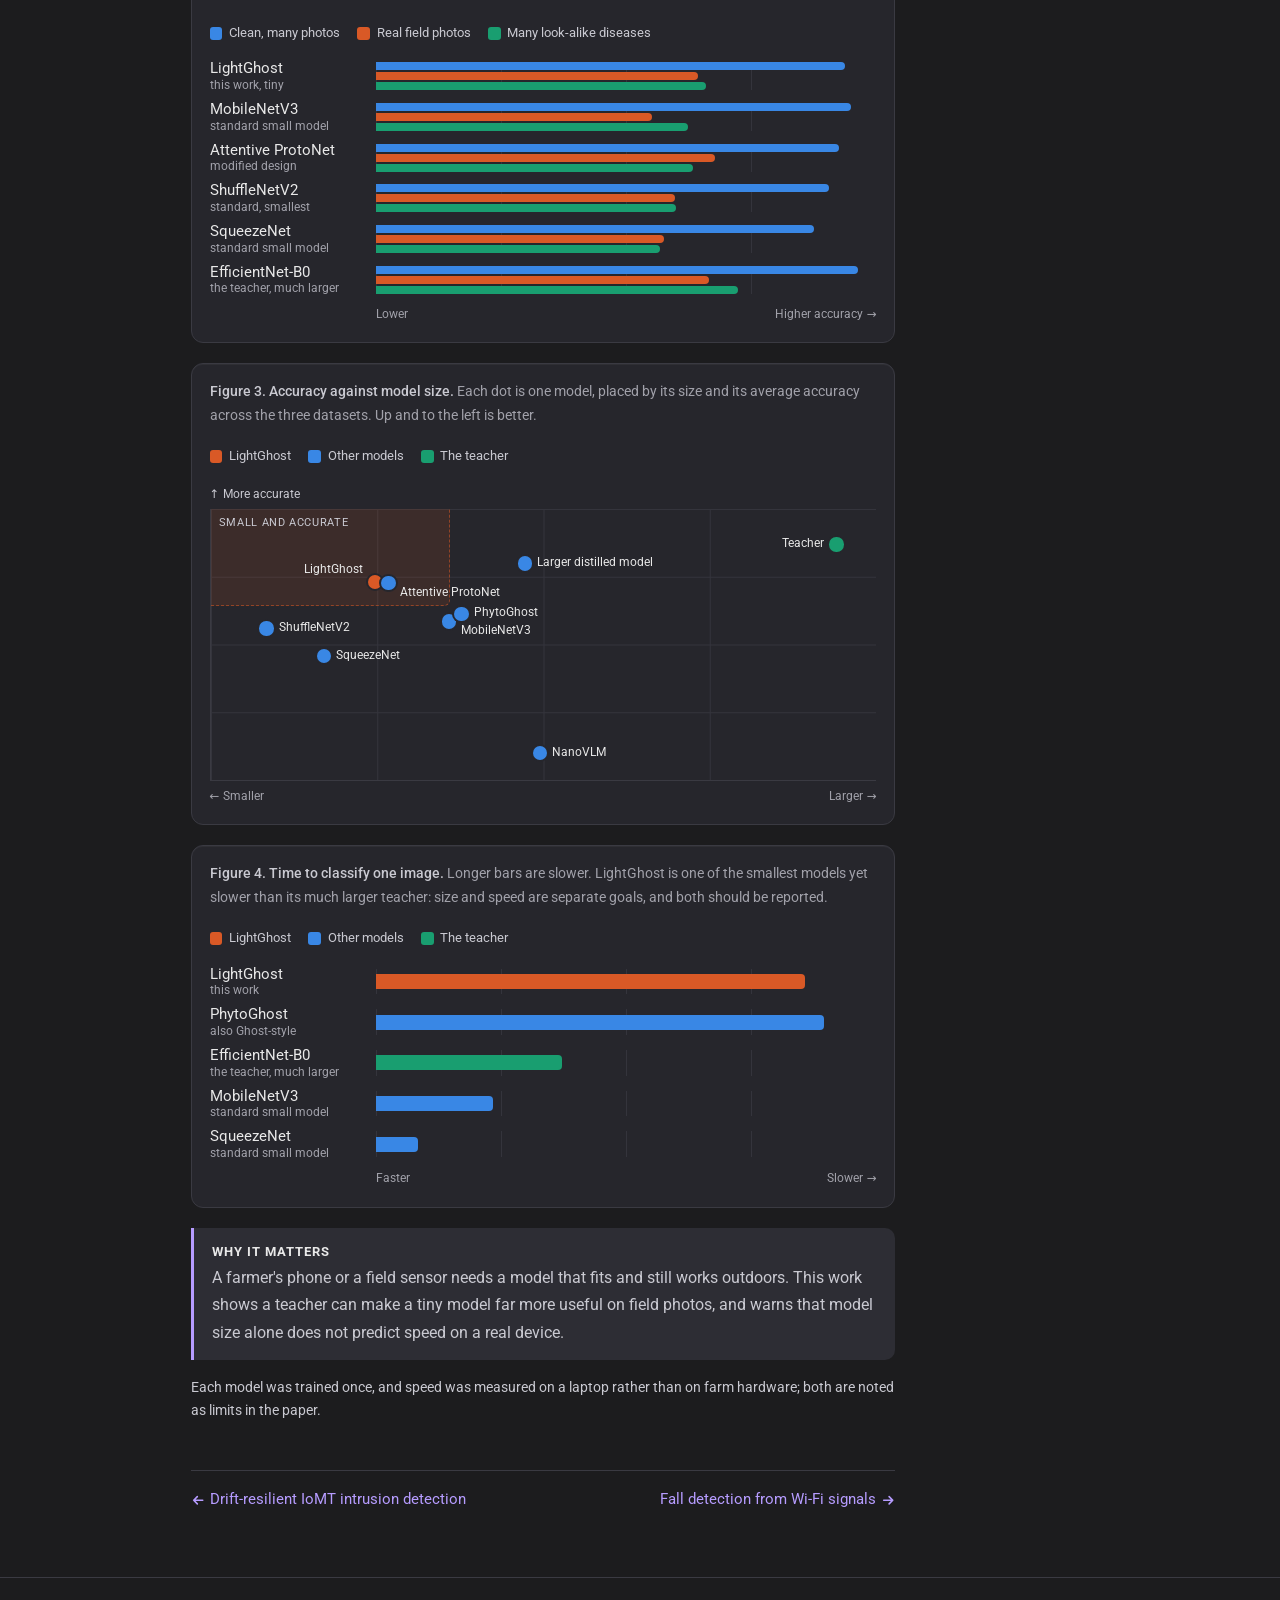
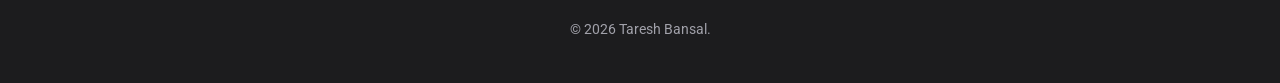
<file: projects/plant-disease-edge/index.html>
<!DOCTYPE html>
<html lang="en">
<head>
<meta charset="utf-8">
<meta name="viewport" content="width=device-width, initial-scale=1">
<title>LightGhost: plant disease on tiny devices | Taresh Bansal</title>
<meta name="description" content="A tiny plant-disease model taught by a larger one, tested on clean, field and fine-grained photos; it gives the best accuracy for its size, and shows that smaller is not automatically faster.">
<meta name="author" content="Taresh Bansal">
<meta name="theme-color" content="#1c1c1e">
<link rel="canonical" href="https://taresh-bansal.github.io/projects/plant-disease-edge/">
<meta property="og:url" content="https://taresh-bansal.github.io/projects/plant-disease-edge/">
<meta property="og:type" content="website">
<meta property="og:site_name" content="Taresh Bansal">
<meta property="og:title" content="LightGhost: plant disease on tiny devices | Taresh Bansal">
<meta property="og:description" content="A tiny plant-disease model taught by a larger one, tested on clean, field and fine-grained photos; it gives the best accuracy for its size, and shows that smaller is not automatically faster.">
<meta property="og:image" content="https://taresh-bansal.github.io/assets/img/og-card.png">
<meta property="og:image:width" content="1200">
<meta property="og:image:height" content="630">
<meta property="og:image:alt" content="Taresh Bansal: AI agents, multimodal AI and AI for science">
<meta name="twitter:card" content="summary_large_image">
<meta name="twitter:title" content="LightGhost: plant disease on tiny devices | Taresh Bansal">
<meta name="twitter:description" content="A tiny plant-disease model taught by a larger one, tested on clean, field and fine-grained photos; it gives the best accuracy for its size, and shows that smaller is not automatically faster.">
<meta name="twitter:image" content="https://taresh-bansal.github.io/assets/img/og-card.png">
<meta name="twitter:image:alt" content="Taresh Bansal: AI agents, multimodal AI and AI for science">
<link rel="icon" type="image/svg+xml" href="data:image/svg+xml,%3Csvg xmlns='http://www.w3.org/2000/svg' viewBox='0 0 64 64'%3E%3Crect width='64' height='64' rx='14' fill='%231c1c1e'/%3E%3Ctext x='32' y='42' text-anchor='middle' font-family='Helvetica,Arial,sans-serif' font-size='27' font-weight='700' fill='%23b69cff'%3ETB%3C/text%3E%3C/svg%3E">
<link rel="icon" type="image/png" sizes="32x32" href="/assets/img/favicon-32.png">
<link rel="apple-touch-icon" sizes="180x180" href="/assets/img/apple-touch-icon.png">
<link rel="preconnect" href="https://fonts.googleapis.com">
<link rel="preconnect" href="https://fonts.gstatic.com" crossorigin>
<link rel="stylesheet" href="https://fonts.googleapis.com/css2?family=Roboto:wght@300;400;500;700&amp;display=swap">
<link rel="stylesheet" href="/assets/css/main.css?v=202610191450">
<script src="/assets/js/theme.js?v=202610181442"></script>
<script type="application/ld+json">
[
 {
  "@context": "https://schema.org",
  "@type": "Person",
  "@id": "https://taresh-bansal.github.io/#person",
  "name": "Taresh Bansal",
  "url": "https://taresh-bansal.github.io/",
  "email": "mailto:tareshbansal06@gmail.com",
  "jobTitle": "M.E. Computer Science student and Teaching Assistant",
  "affiliation": {
   "@type": "CollegeOrUniversity",
   "name": "Birla Institute of Technology and Science, Pilani"
  },
  "alumniOf": {
   "@type": "CollegeOrUniversity",
   "name": "Birla Institute of Technology and Science, Pilani"
  },
  "knowsAbout": [
   "AI Agents",
   "Agentic AI",
   "Multimodal AI",
   "AI for Science",
   "Vision-Language Models",
   "Natural Language Processing"
  ],
  "sameAs": [
   "https://github.com/taresh-bansal",
   "https://www.linkedin.com/in/taresh-bansal"
  ]
 },
 {
  "@context": "https://schema.org",
  "@type": "WebPage",
  "name": "LightGhost: plant disease on tiny devices | Taresh Bansal",
  "url": "https://taresh-bansal.github.io/projects/plant-disease-edge/",
  "description": "A tiny plant-disease model taught by a larger one, tested on clean, field and fine-grained photos; it gives the best accuracy for its size, and shows that smaller is not automatically faster.",
  "about": {
   "@id": "https://taresh-bansal.github.io/#person"
  }
 }
]
</script>
</head>
<body>
<a class="skip" href="#content">Skip to content</a>
<header class="navbar">
  <div class="container">
    <a class="navbar-brand" href="/">Taresh Bansal</a>
    <nav aria-label="Main">
      <ul class="nav-links" id="nav-links">
        <li><a href="/">About</a></li>
        <li><a href="/publications/">Publications</a></li>
        <li><a href="/projects/" aria-current="page">Projects</a></li>
        <li><a href="/teaching/">Teaching</a></li>
        <li><a href="/cv/">CV</a></li>
      </ul>
    </nav>
    <button class="icon-btn theme-toggle" type="button" aria-label="Switch to light theme" title="Switch to light theme"><svg class="i-sun" viewBox="0 0 24 24" fill="none" stroke="currentColor" stroke-width="1.8" stroke-linecap="round" aria-hidden="true"><circle cx="12" cy="12" r="4.2"/><path d="M12 2.5v2.2M12 19.3v2.2M4.6 4.6l1.6 1.6M17.8 17.8l1.6 1.6M2.5 12h2.2M19.3 12h2.2M4.6 19.4l1.6-1.6M17.8 6.2l1.6-1.6"/></svg><svg class="i-moon" viewBox="0 0 24 24" fill="none" stroke="currentColor" stroke-width="1.8" stroke-linejoin="round" aria-hidden="true"><path d="M20.5 14.6A8.6 8.6 0 0 1 9.4 3.5a8.6 8.6 0 1 0 11.1 11.1z"/></svg></button>
    <button class="icon-btn menu-btn" type="button" aria-label="Menu" aria-expanded="false" aria-controls="nav-links"><svg class="i-bars" viewBox="0 0 24 24" fill="none" stroke="currentColor" stroke-width="1.8" stroke-linecap="round" aria-hidden="true"><path d="M4 7h16M4 12h16M4 17h16"/></svg><svg class="i-x" viewBox="0 0 24 24" fill="none" stroke="currentColor" stroke-width="1.8" stroke-linecap="round" aria-hidden="true"><path d="M6 6l12 12M18 6L6 18"/></svg></button>
  </div>
</header>
<main id="content">
  <div class="container post">
    <p class="crumbs"><a href="/projects/"><svg class="arrow" viewBox="0 0 16 16" fill="none" stroke="currentColor" stroke-width="1.8" stroke-linecap="round" stroke-linejoin="round" aria-hidden="true"><path d="M13 8H3M7 4L3 8l4 4"/></svg>Projects</a></p>
    <header class="post-header">
      <h1 class="post-title">LightGhost: plant disease on tiny devices</h1>
      <p class="post-description">Mar – Aug 2026 · Sole author</p>
    </header>
    <article class="case">
      <div class="case-hero">
        <p class="case-kicker">Efficient models · Agriculture</p>
        <p class="case-headline">A tiny model that recognises crop disease in real field photos</p>
        <p class="case-lead">Farm sensors and cheap phones have little memory and no special chip, so accurate models do not fit and small ones struggle on messy field photos. This work trains a tiny model with help from a larger teacher, and tests where that helps and where it does not.</p>
      </div>
<section class="research-block"><h2>Aim</h2><p>Build a plant-disease model small enough for cheap phones and farm sensors that still works on real field photos, and test honestly whether smaller also means faster.</p></section>
<section class="research-block"><h2>What was done</h2><ol class="vlm-steps"><li><b>Teach a small model with a large one.</b> A large, accurate model (the teacher) shows a tiny one (the student) not just the right answer but which diseases look alike. This is called knowledge distillation.</li><li><b>Train on harder images.</b> Photos are blended and altered during training, and teacher and student always see the same version.</li><li><b>Test on three kinds of data.</b> A large clean multi-crop set, real photos taken in the field, and a set with many look-alike diseases.</li><li><b>Compare broadly.</b> Against standard small models and several modified designs, on accuracy, size, how trustworthy the confidence is, and speed.</li></ol></section>
<figure class="cpsi-fig vlm-fig "><figcaption><b>Figure 1. How LightGhost is built.</b> The teacher is used only during training; the deployed model is the tiny student.</figcaption><ol class="vlm-pipe pipe-n" style="--n:5" aria-label="Pipeline: a large teacher model and a tiny student see the same altered leaf photo; the student learns from the teacher and is the only model deployed."><li class="st c1"><span class="vp-k">Input</span><b>A leaf photo</b><ul class="vp-chips"><li>Mixed and altered copies</li></ul></li><li class="st c3"><span class="vp-k">Teach</span><b>Large teacher model</b><ul class="vp-chips"><li>Knows which diseases look alike</li></ul></li><li class="st c7"><span class="vp-k">Learn</span><b>Tiny student model</b><ul class="vp-chips"><li>Learns the answer</li><li>and the teacher&#x27;s view</li></ul></li><li class="st c4"><span class="vp-k">Deploy</span><b>Only the student ships</b><ul class="vp-chips"><li>Fits on a cheap phone or sensor</li></ul></li><li class="st c2 vp-out"><span class="vp-k">Output</span><b>Disease name and a top-three shortlist</b></li></ol></figure>
      <h2 class="sub-h">What was found</h2>
<ul class="finds"><li><b>Best accuracy for its size</b> among the models accurate enough to use.</li><li><b>Biggest gains on real field photos,</b> where the standard small model struggles most.</li><li><b>A reliable shortlist.</b> For most field photos the right disease is in its top three, and its confidence scores are well calibrated.</li><li><b>Small is not the same as fast.</b> Despite being one of the smallest models, it was slower than its much larger teacher, because its building blocks wait on memory rather than arithmetic.</li></ul>
<figure class="cpsi-fig vlm-fig "><figcaption><b>Figure 2. Accuracy on each kind of data.</b> Every model does well on clean photos and far worse on real field photos. LightGhost clearly beats the standard small model there.</figcaption><ul class="lg"><li><span class="sw c1"></span>Clean, many photos</li><li><span class="sw c2"></span>Real field photos</li><li><span class="sw c3"></span>Many look-alike diseases</li></ul><div class="vf" role="img" aria-label="Grouped bars of accuracy on three datasets: all models do well on clean photos and much worse on field photos; LightGhost beats the standard small model clearly on field photos."><ol class="vf-rows"><li><span class="vf-name">LightGhost<small>this work, tiny</small></span><span class="hb-track grp"><span class="hb c1" style="width:93.66%"></span><span class="hb c2" style="width:64.41%"></span><span class="hb c3" style="width:66.00%"></span></span></li><li><span class="vf-name">MobileNetV3<small>standard small model</small></span><span class="hb-track grp"><span class="hb c1" style="width:94.90%"></span><span class="hb c2" style="width:55.08%"></span><span class="hb c3" style="width:62.34%"></span></span></li><li><span class="vf-name">Attentive ProtoNet<small>modified design</small></span><span class="hb-track grp"><span class="hb c1" style="width:92.60%"></span><span class="hb c2" style="width:67.80%"></span><span class="hb c3" style="width:63.30%"></span></span></li><li><span class="vf-name">ShuffleNetV2<small>standard, smallest</small></span><span class="hb-track grp"><span class="hb c1" style="width:90.51%"></span><span class="hb c2" style="width:59.75%"></span><span class="hb c3" style="width:59.90%"></span></span></li><li><span class="vf-name">SqueezeNet<small>standard small model</small></span><span class="hb-track grp"><span class="hb c1" style="width:87.46%"></span><span class="hb c2" style="width:57.63%"></span><span class="hb c3" style="width:56.76%"></span></span></li><li><span class="vf-name">EfficientNet-B0<small>the teacher, much larger</small></span><span class="hb-track grp"><span class="hb c1" style="width:96.35%"></span><span class="hb c2" style="width:66.53%"></span><span class="hb c3" style="width:72.36%"></span></span></li></ol><div class="vf-axis"><span style="left:0">Lower</span><span class="vf-axis-r">Higher accuracy &rarr;</span></div></div></figure>
<figure class="cpsi-fig vlm-fig "><figcaption><b>Figure 3. Accuracy against model size.</b> Each dot is one model, placed by its size and its average accuracy across the three datasets. Up and to the left is better.</figcaption><ul class="lg"><li><span class="sw c2"></span>LightGhost</li><li><span class="sw c1"></span>Other models</li><li><span class="sw c3"></span>The teacher</li></ul><div class="sc" role="img" aria-label="Scatter of model size against average accuracy: LightGhost reaches high accuracy at one of the smallest sizes."><p class="sc-yl">&uarr; More accurate</p><div class="sc-plot"><span class="sc-zone tl" style="width:36%;height:36%"><span>Small and accurate</span></span><span class="sc-pt c2" style="left:24.7%;bottom:72.9%"><i></i><em class="l up">LightGhost</em></span><span class="sc-pt c1" style="left:26.7%;bottom:72.5%"><i></i><em class="r dn"><span class="lf">Attentive </span>ProtoNet</em></span><span class="sc-pt c1" style="left:35.8%;bottom:58.4%"><i></i><em class="r dn">MobileNetV3</em></span><span class="sc-pt c1" style="left:8.4%;bottom:55.7%"><i></i><em class="r">ShuffleNetV2</em></span><span class="sc-pt c1" style="left:17.0%;bottom:45.5%"><i></i><em class="r">SqueezeNet</em></span><span class="sc-pt c1" style="left:37.7%;bottom:61.2%"><i></i><em class="r">PhytoGhost</em></span><span class="sc-pt c1" style="left:47.2%;bottom:79.7%"><i></i><em class="r">Larger distilled<span class="lf"> model</span></em></span><span class="sc-pt c1" style="left:49.5%;bottom:9.8%"><i></i><em class="r">NanoVLM</em></span><span class="sc-pt c3" style="left:94.0%;bottom:86.7%"><i></i><em class="l">Teacher</em></span></div><div class="sc-x"><span>&larr; Smaller</span><span>Larger &rarr;</span></div></div></figure>
<figure class="cpsi-fig vlm-fig "><figcaption><b>Figure 4. Time to classify one image.</b> Longer bars are slower. LightGhost is one of the smallest models yet slower than its much larger teacher: size and speed are separate goals, and both should be reported.</figcaption><ul class="lg"><li><span class="sw c2"></span>LightGhost</li><li><span class="sw c1"></span>Other models</li><li><span class="sw c3"></span>The teacher</li></ul><div class="vf" role="img" aria-label="Bar chart of time per image: LightGhost, despite being tiny, is slower than its larger teacher and the standard small models."><ol class="vf-rows"><li><span class="vf-name">LightGhost<small>this work</small></span><span class="hb-track"><span class="hb c2" style="width:85.65%"></span></span></li><li><span class="vf-name">PhytoGhost<small>also Ghost-style</small></span><span class="hb-track"><span class="hb c1" style="width:89.60%"></span></span></li><li><span class="vf-name">EfficientNet-B0<small>the teacher, much larger</small></span><span class="hb-track"><span class="hb c3" style="width:37.25%"></span></span></li><li><span class="vf-name">MobileNetV3<small>standard small model</small></span><span class="hb-track"><span class="hb c1" style="width:23.45%"></span></span></li><li><span class="vf-name">SqueezeNet<small>standard small model</small></span><span class="hb-track"><span class="hb c1" style="width:8.35%"></span></span></li></ol><div class="vf-axis"><span style="left:0">Faster</span><span class="vf-axis-r">Slower &rarr;</span></div></div></figure>
<section class="research-block"><h2>Why it matters</h2><p>A farmer&#x27;s phone or a field sensor needs a model that fits and still works outdoors. This work shows a teacher can make a tiny model far more useful on field photos, and warns that model size alone does not predict speed on a real device.</p></section>
      <p class="vlm-note">Each model was trained once, and speed was measured on a laptop rather than on farm hardware; both are noted as limits in the paper.</p>
      <nav class="pager" aria-label="More case studies"><a href="/projects/iomt-intrusion-detection/"><svg class="arrow" viewBox="0 0 16 16" fill="none" stroke="currentColor" stroke-width="1.8" stroke-linecap="round" stroke-linejoin="round" aria-hidden="true"><path d="M13 8H3M7 4L3 8l4 4"/></svg>Drift-resilient IoMT intrusion detection</a><a href="/projects/csi-fall-detection/">Fall detection from Wi-Fi signals<svg class="arrow" viewBox="0 0 16 16" fill="none" stroke="currentColor" stroke-width="1.8" stroke-linecap="round" stroke-linejoin="round" aria-hidden="true"><path d="M3 8h10M9 4l4 4-4 4"/></svg></a></nav>
    </article>
  </div>
</main>
<footer class="site-footer">
  <div class="container">&copy; 2026 Taresh Bansal.</div>
</footer>
</body>
</html>
</file>
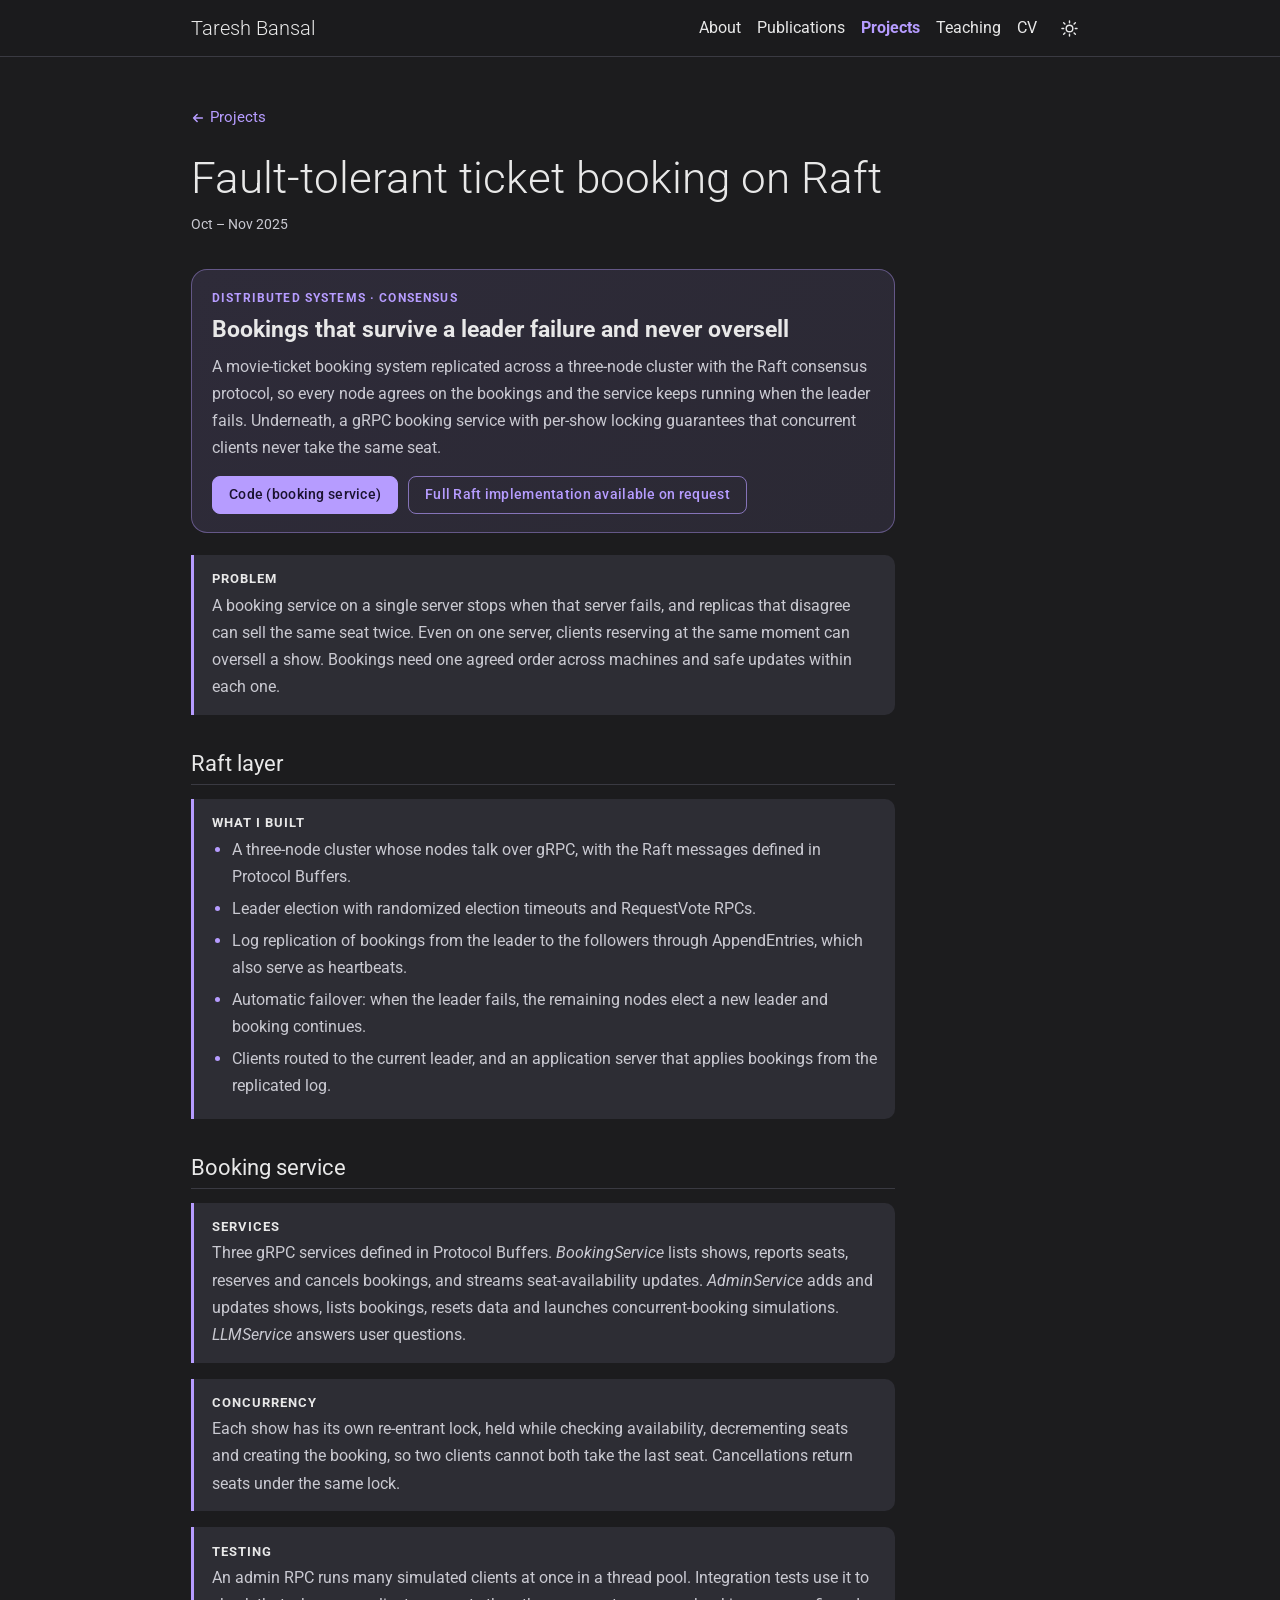
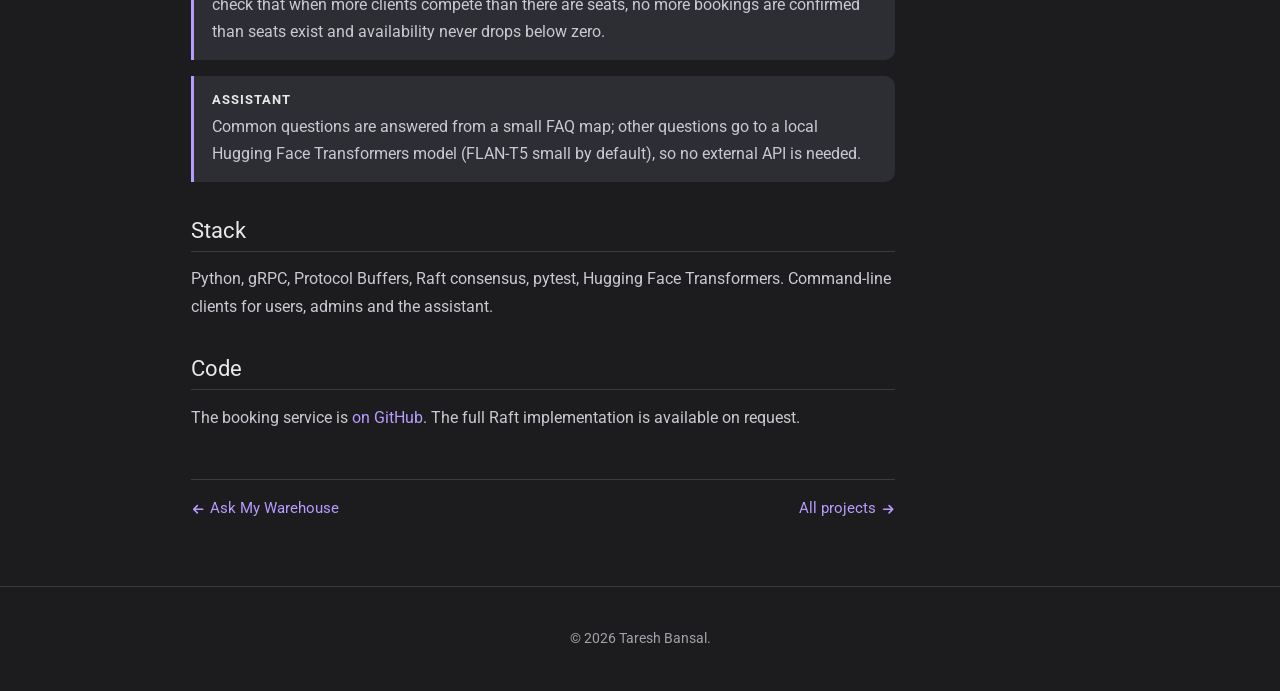
<file: projects/raft-ticket-booking/index.html>
<!DOCTYPE html>
<html lang="en">
<head>
<meta charset="utf-8">
<meta name="viewport" content="width=device-width, initial-scale=1">
<title>Fault-tolerant ticket booking on Raft | Taresh Bansal</title>
<meta name="description" content="Fault-tolerant movie-ticket booking: a three-node Raft cluster over gRPC with leader election, log replication and automatic failover, on top of gRPC booking, admin and assistant services with per-show locking and integration tests against overbooking.">
<meta name="author" content="Taresh Bansal">
<meta name="theme-color" content="#1c1c1e">
<link rel="canonical" href="https://taresh-bansal.github.io/projects/raft-ticket-booking/">
<meta property="og:url" content="https://taresh-bansal.github.io/projects/raft-ticket-booking/">
<meta property="og:type" content="website">
<meta property="og:site_name" content="Taresh Bansal">
<meta property="og:title" content="Fault-tolerant ticket booking on Raft | Taresh Bansal">
<meta property="og:description" content="Fault-tolerant movie-ticket booking: a three-node Raft cluster over gRPC with leader election, log replication and automatic failover, on top of gRPC booking, admin and assistant services with per-show locking and integration tests against overbooking.">
<meta property="og:image" content="https://taresh-bansal.github.io/assets/img/og-card.png">
<meta property="og:image:width" content="1200">
<meta property="og:image:height" content="630">
<meta property="og:image:alt" content="Taresh Bansal: AI agents, multimodal AI and AI for science">
<meta name="twitter:card" content="summary_large_image">
<meta name="twitter:title" content="Fault-tolerant ticket booking on Raft | Taresh Bansal">
<meta name="twitter:description" content="Fault-tolerant movie-ticket booking: a three-node Raft cluster over gRPC with leader election, log replication and automatic failover, on top of gRPC booking, admin and assistant services with per-show locking and integration tests against overbooking.">
<meta name="twitter:image" content="https://taresh-bansal.github.io/assets/img/og-card.png">
<meta name="twitter:image:alt" content="Taresh Bansal: AI agents, multimodal AI and AI for science">
<link rel="icon" type="image/svg+xml" href="data:image/svg+xml,%3Csvg xmlns='http://www.w3.org/2000/svg' viewBox='0 0 64 64'%3E%3Crect width='64' height='64' rx='14' fill='%231c1c1e'/%3E%3Ctext x='32' y='42' text-anchor='middle' font-family='Helvetica,Arial,sans-serif' font-size='27' font-weight='700' fill='%23b69cff'%3ETB%3C/text%3E%3C/svg%3E">
<link rel="icon" type="image/png" sizes="32x32" href="/assets/img/favicon-32.png">
<link rel="apple-touch-icon" sizes="180x180" href="/assets/img/apple-touch-icon.png">
<link rel="preconnect" href="https://fonts.googleapis.com">
<link rel="preconnect" href="https://fonts.gstatic.com" crossorigin>
<link rel="stylesheet" href="https://fonts.googleapis.com/css2?family=Roboto:wght@300;400;500;700&amp;display=swap">
<link rel="stylesheet" href="/assets/css/main.css?v=202610191450">
<script src="/assets/js/theme.js?v=202610181442"></script>
<script type="application/ld+json">
[
 {
  "@context": "https://schema.org",
  "@type": "Person",
  "@id": "https://taresh-bansal.github.io/#person",
  "name": "Taresh Bansal",
  "url": "https://taresh-bansal.github.io/",
  "email": "mailto:tareshbansal06@gmail.com",
  "jobTitle": "M.E. Computer Science student and Teaching Assistant",
  "affiliation": {
   "@type": "CollegeOrUniversity",
   "name": "Birla Institute of Technology and Science, Pilani"
  },
  "alumniOf": {
   "@type": "CollegeOrUniversity",
   "name": "Birla Institute of Technology and Science, Pilani"
  },
  "knowsAbout": [
   "AI Agents",
   "Agentic AI",
   "Multimodal AI",
   "AI for Science",
   "Vision-Language Models",
   "Natural Language Processing"
  ],
  "sameAs": [
   "https://github.com/taresh-bansal",
   "https://www.linkedin.com/in/taresh-bansal"
  ]
 },
 {
  "@context": "https://schema.org",
  "@type": "WebPage",
  "name": "Fault-tolerant ticket booking on Raft | Taresh Bansal",
  "url": "https://taresh-bansal.github.io/projects/raft-ticket-booking/",
  "description": "Fault-tolerant movie-ticket booking: a three-node Raft cluster over gRPC with leader election, log replication and automatic failover, on top of gRPC booking, admin and assistant services with per-show locking and integration tests against overbooking.",
  "about": {
   "@id": "https://taresh-bansal.github.io/#person"
  }
 }
]
</script>
</head>
<body>
<a class="skip" href="#content">Skip to content</a>
<header class="navbar">
  <div class="container">
    <a class="navbar-brand" href="/">Taresh Bansal</a>
    <nav aria-label="Main">
      <ul class="nav-links" id="nav-links">
        <li><a href="/">About</a></li>
        <li><a href="/publications/">Publications</a></li>
        <li><a href="/projects/" aria-current="page">Projects</a></li>
        <li><a href="/teaching/">Teaching</a></li>
        <li><a href="/cv/">CV</a></li>
      </ul>
    </nav>
    <button class="icon-btn theme-toggle" type="button" aria-label="Switch to light theme" title="Switch to light theme"><svg class="i-sun" viewBox="0 0 24 24" fill="none" stroke="currentColor" stroke-width="1.8" stroke-linecap="round" aria-hidden="true"><circle cx="12" cy="12" r="4.2"/><path d="M12 2.5v2.2M12 19.3v2.2M4.6 4.6l1.6 1.6M17.8 17.8l1.6 1.6M2.5 12h2.2M19.3 12h2.2M4.6 19.4l1.6-1.6M17.8 6.2l1.6-1.6"/></svg><svg class="i-moon" viewBox="0 0 24 24" fill="none" stroke="currentColor" stroke-width="1.8" stroke-linejoin="round" aria-hidden="true"><path d="M20.5 14.6A8.6 8.6 0 0 1 9.4 3.5a8.6 8.6 0 1 0 11.1 11.1z"/></svg></button>
    <button class="icon-btn menu-btn" type="button" aria-label="Menu" aria-expanded="false" aria-controls="nav-links"><svg class="i-bars" viewBox="0 0 24 24" fill="none" stroke="currentColor" stroke-width="1.8" stroke-linecap="round" aria-hidden="true"><path d="M4 7h16M4 12h16M4 17h16"/></svg><svg class="i-x" viewBox="0 0 24 24" fill="none" stroke="currentColor" stroke-width="1.8" stroke-linecap="round" aria-hidden="true"><path d="M6 6l12 12M18 6L6 18"/></svg></button>
  </div>
</header>
<main id="content">
  <div class="container post">
    <p class="crumbs"><a href="/projects/"><svg class="arrow" viewBox="0 0 16 16" fill="none" stroke="currentColor" stroke-width="1.8" stroke-linecap="round" stroke-linejoin="round" aria-hidden="true"><path d="M13 8H3M7 4L3 8l4 4"/></svg>Projects</a></p>
    <header class="post-header">
      <h1 class="post-title">Fault-tolerant ticket booking on Raft</h1>
      <p class="post-description">Oct – Nov 2025</p>
    </header>
    <article class="case">
      <div class="case-hero">
        <p class="case-kicker">Distributed systems · Consensus</p>
        <p class="case-headline">Bookings that survive a leader failure and never oversell</p>
        <p class="case-lead">A movie-ticket booking system replicated across a three-node cluster with the Raft consensus protocol, so every node agrees on the bookings and the service keeps running when the leader fails. Underneath, a gRPC booking service with per-show locking guarantees that concurrent clients never take the same seat.</p>
        <div class="btn-row"><a class="btn btn-primary" href="https://github.com/taresh-bansal/ticket-booking-system" target="_blank" rel="noopener">Code (booking service)</a><a class="btn" href="mailto:tareshbansal06@gmail.com?subject=Raft%20ticket%20booking%20code">Full Raft implementation available on request</a></div>
      </div>
      <section class="research-block"><h2>Problem</h2><p>A booking service on a single server stops when that server fails, and replicas that disagree can sell the same seat twice. Even on one server, clients reserving at the same moment can oversell a show. Bookings need one agreed order across machines and safe updates within each one.</p></section>
      <h2 class="sub-h">Raft layer</h2>
      <section class="research-block"><h3>What I built</h3><ul>
          <li>A three-node cluster whose nodes talk over gRPC, with the Raft messages defined in Protocol Buffers.</li>
          <li>Leader election with randomized election timeouts and RequestVote RPCs.</li>
          <li>Log replication of bookings from the leader to the followers through AppendEntries, which also serve as heartbeats.</li>
          <li>Automatic failover: when the leader fails, the remaining nodes elect a new leader and booking continues.</li>
          <li>Clients routed to the current leader, and an application server that applies bookings from the replicated log.</li>
        </ul></section>
      <h2 class="sub-h">Booking service</h2>
      <section class="research-block"><h3>Services</h3><p>Three gRPC services defined in Protocol Buffers. <em>BookingService</em> lists shows, reports seats, reserves and cancels bookings, and streams seat-availability updates. <em>AdminService</em> adds and updates shows, lists bookings, resets data and launches concurrent-booking simulations. <em>LLMService</em> answers user questions.</p></section>
      <section class="research-block"><h3>Concurrency</h3><p>Each show has its own re-entrant lock, held while checking availability, decrementing seats and creating the booking, so two clients cannot both take the last seat. Cancellations return seats under the same lock.</p></section>
      <section class="research-block"><h3>Testing</h3><p>An admin RPC runs many simulated clients at once in a thread pool. Integration tests use it to check that when more clients compete than there are seats, no more bookings are confirmed than seats exist and availability never drops below zero.</p></section>
      <section class="research-block"><h3>Assistant</h3><p>Common questions are answered from a small FAQ map; other questions go to a local Hugging Face Transformers model (FLAN-T5 small by default), so no external API is needed.</p></section>
      <h2 class="sub-h">Stack</h2>
      <p>Python, gRPC, Protocol Buffers, Raft consensus, pytest, Hugging Face Transformers. Command-line clients for users, admins and the assistant.</p>
      <h2 class="sub-h">Code</h2>
      <p>The booking service is <a href="https://github.com/taresh-bansal/ticket-booking-system" target="_blank" rel="noopener">on GitHub</a>. The full Raft implementation is available on request.</p>
      <nav class="pager" aria-label="More case studies"><a href="/projects/ask-my-warehouse/"><svg class="arrow" viewBox="0 0 16 16" fill="none" stroke="currentColor" stroke-width="1.8" stroke-linecap="round" stroke-linejoin="round" aria-hidden="true"><path d="M13 8H3M7 4L3 8l4 4"/></svg>Ask My Warehouse</a><a href="/projects/">All projects<svg class="arrow" viewBox="0 0 16 16" fill="none" stroke="currentColor" stroke-width="1.8" stroke-linecap="round" stroke-linejoin="round" aria-hidden="true"><path d="M3 8h10M9 4l4 4-4 4"/></svg></a></nav>
    </article>
  </div>
</main>
<footer class="site-footer">
  <div class="container">&copy; 2026 Taresh Bansal.</div>
</footer>
</body>
</html>
</file>
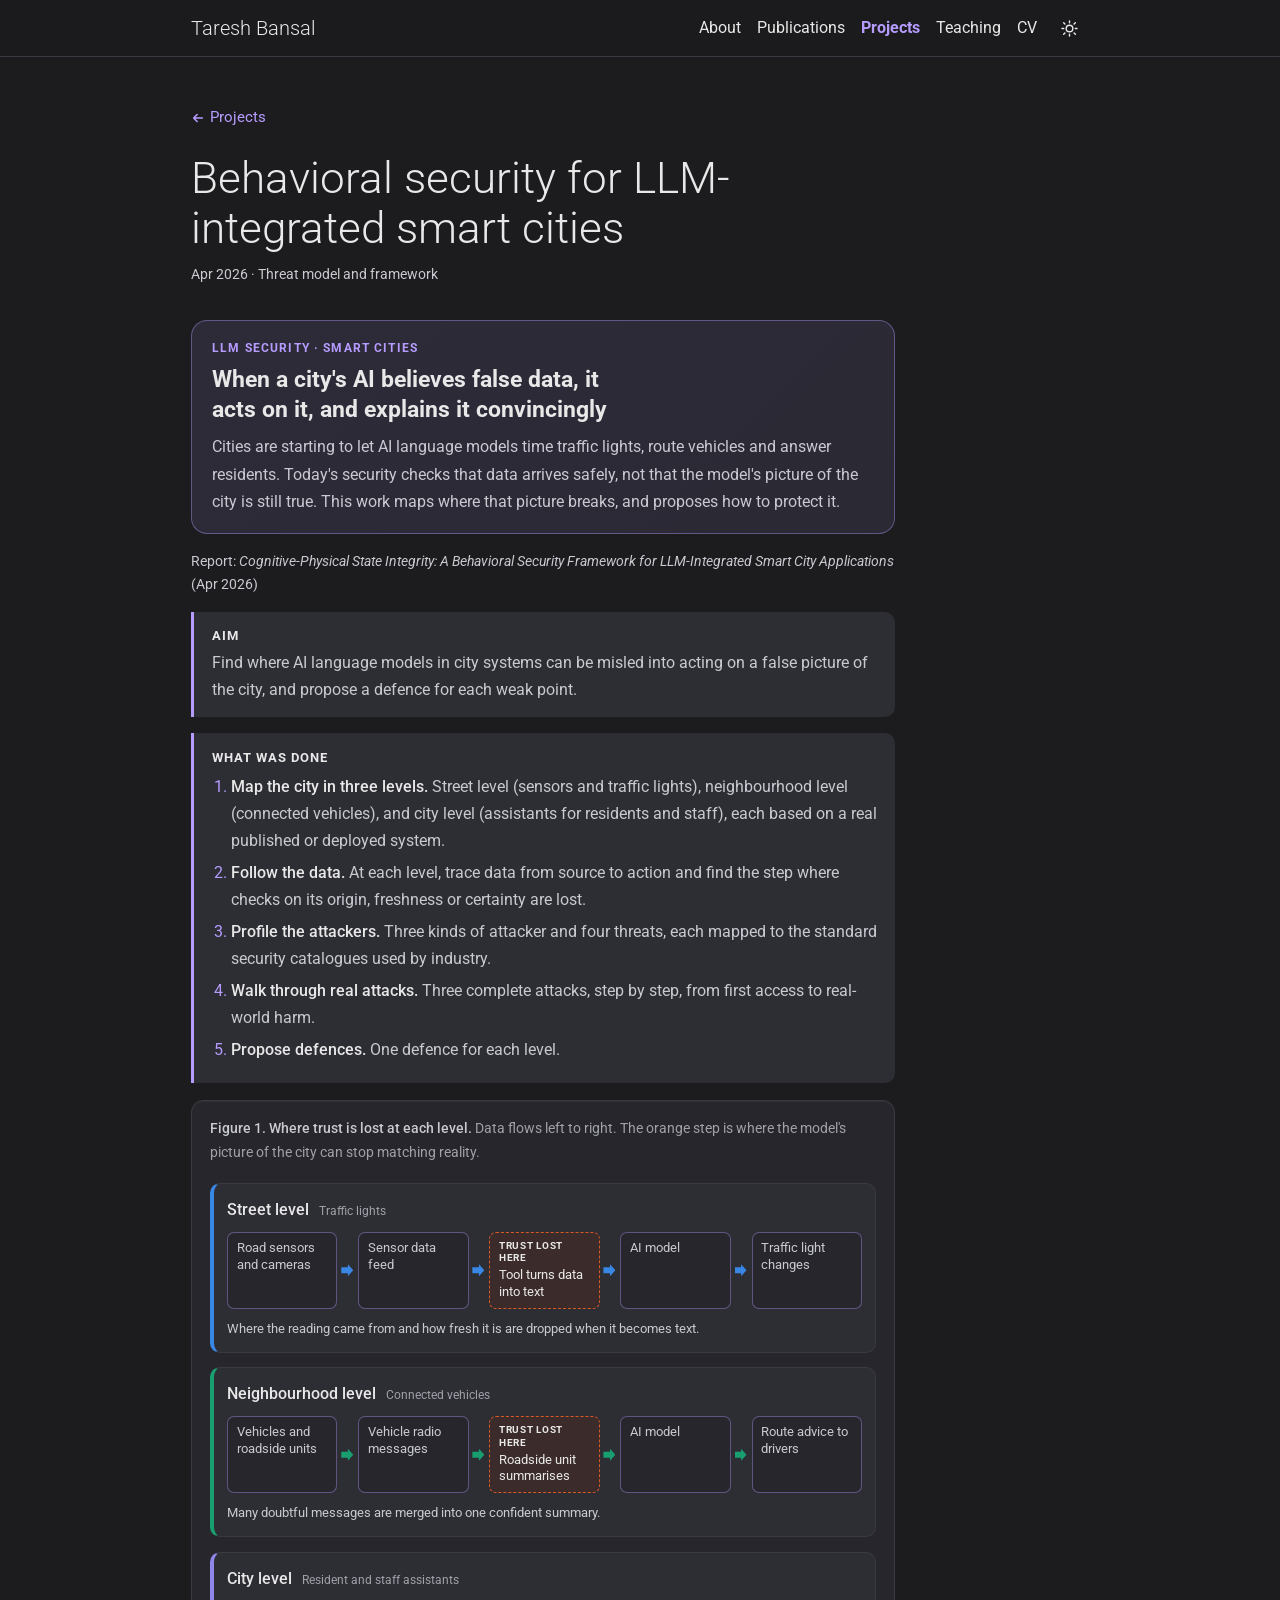
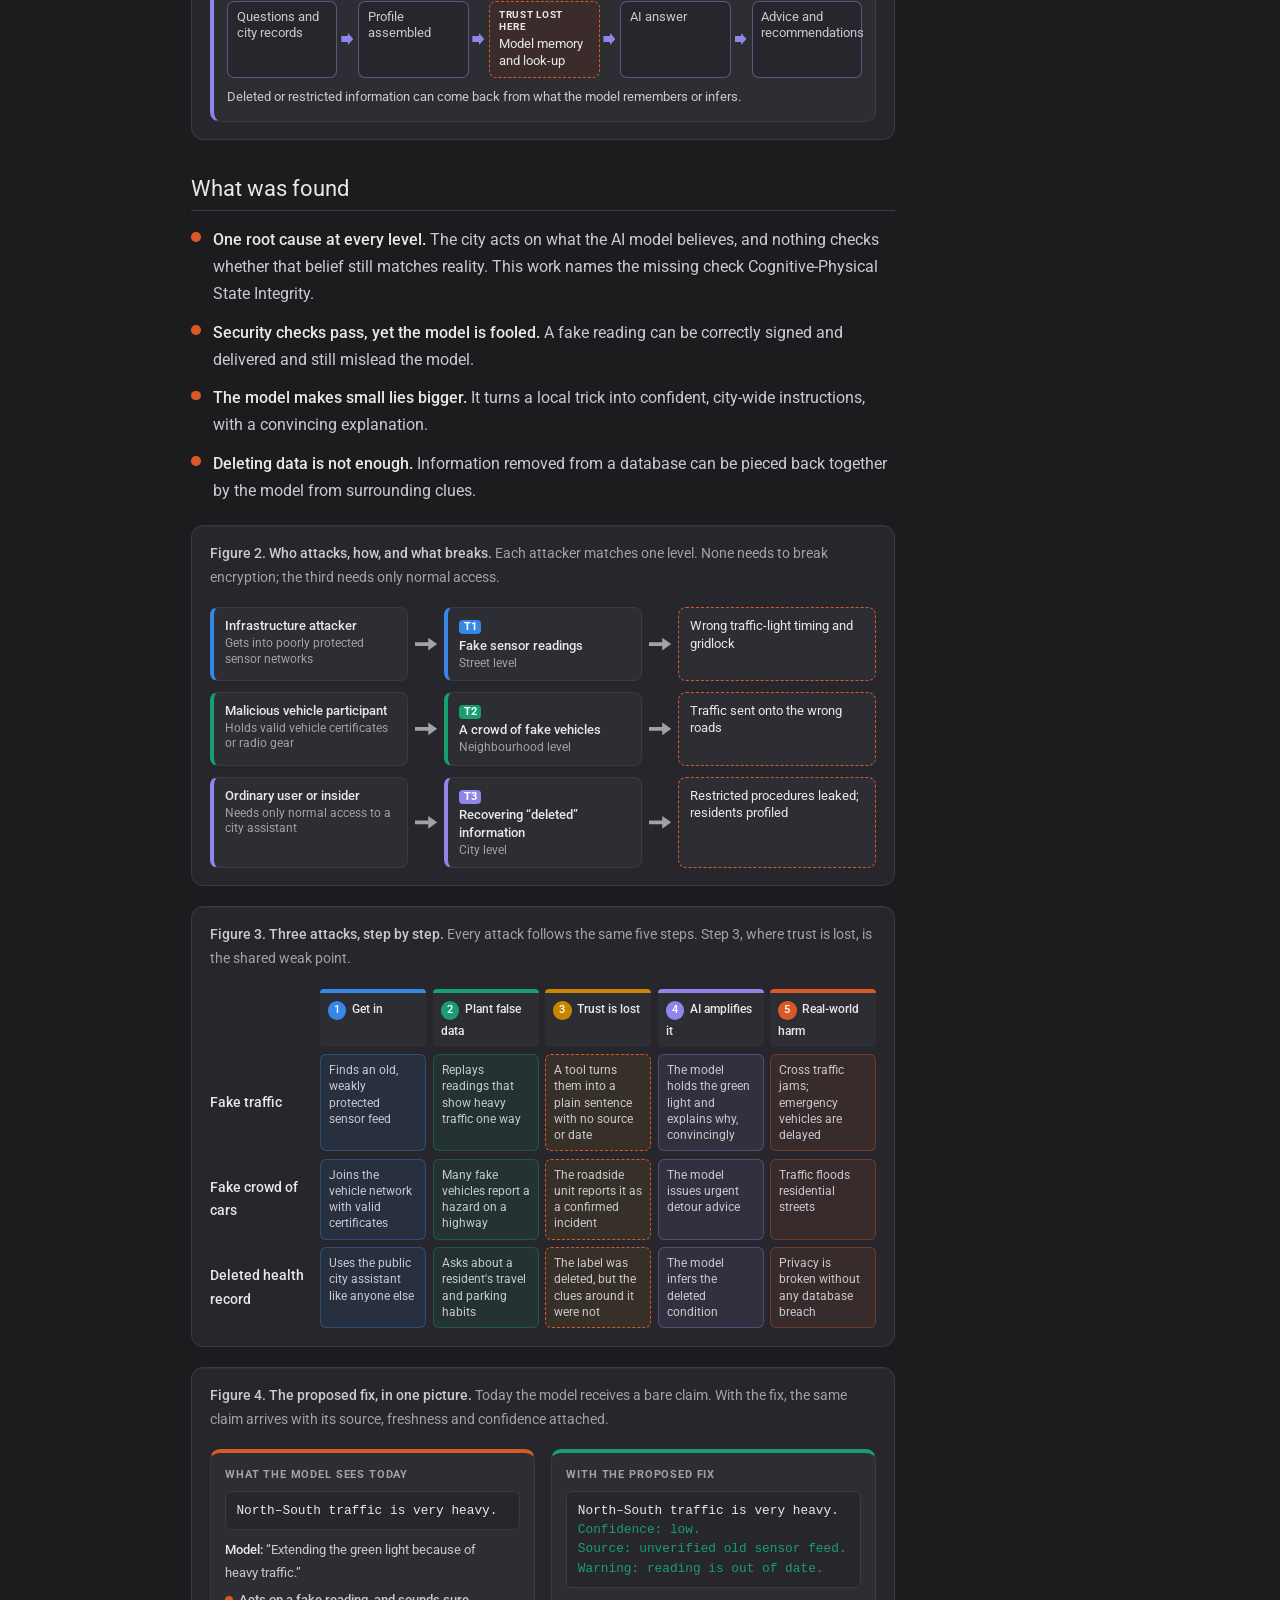
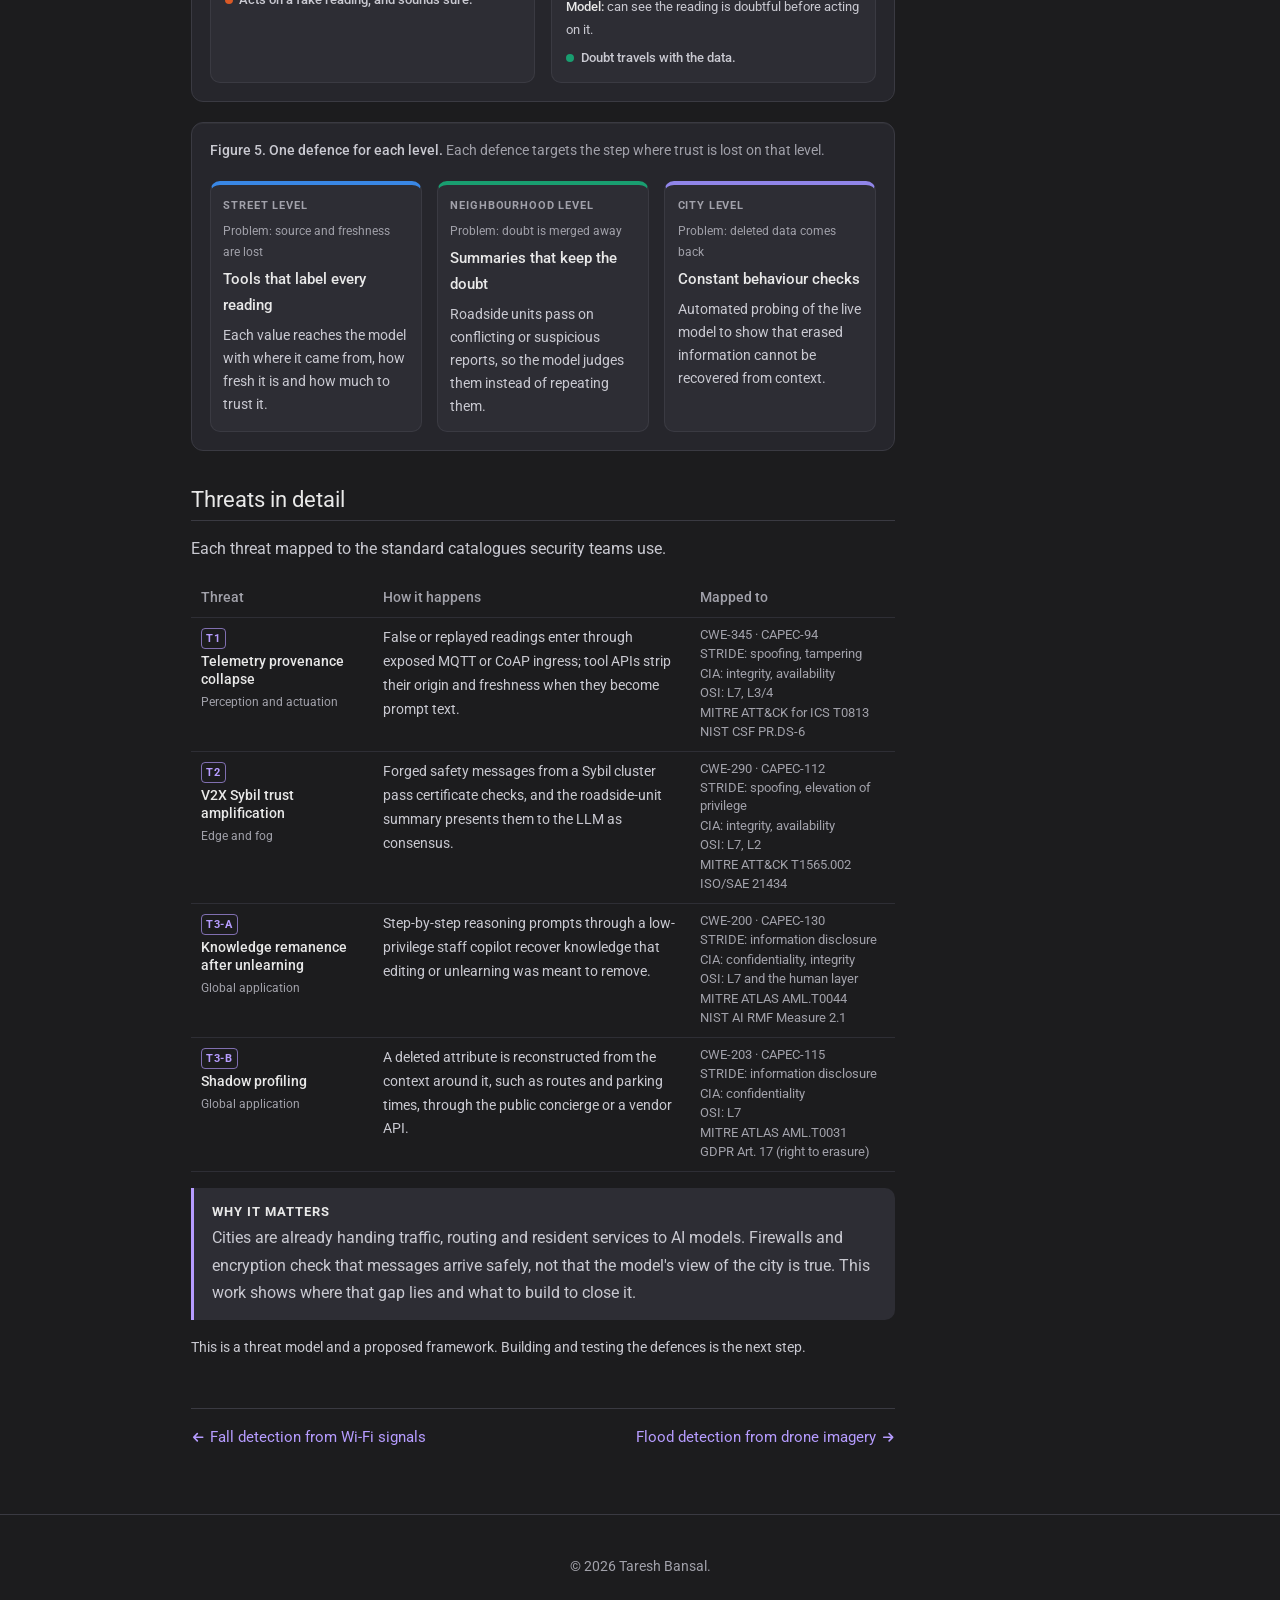
<file: projects/smart-city-llm-security/index.html>
<!DOCTYPE html>
<html lang="en">
<head>
<meta charset="utf-8">
<meta name="viewport" content="width=device-width, initial-scale=1">
<title>Behavioral security for LLM-integrated smart cities | Taresh Bansal</title>
<meta name="description" content="Where AI language models in city systems can be misled into acting on a false picture of the city: a threat model across three levels, three end-to-end attacks, and one proposed defence per level.">
<meta name="author" content="Taresh Bansal">
<meta name="theme-color" content="#1c1c1e">
<link rel="canonical" href="https://taresh-bansal.github.io/projects/smart-city-llm-security/">
<meta property="og:url" content="https://taresh-bansal.github.io/projects/smart-city-llm-security/">
<meta property="og:type" content="website">
<meta property="og:site_name" content="Taresh Bansal">
<meta property="og:title" content="Behavioral security for LLM-integrated smart cities | Taresh Bansal">
<meta property="og:description" content="Where AI language models in city systems can be misled into acting on a false picture of the city: a threat model across three levels, three end-to-end attacks, and one proposed defence per level.">
<meta property="og:image" content="https://taresh-bansal.github.io/assets/img/og-card.png">
<meta property="og:image:width" content="1200">
<meta property="og:image:height" content="630">
<meta property="og:image:alt" content="Taresh Bansal: AI agents, multimodal AI and AI for science">
<meta name="twitter:card" content="summary_large_image">
<meta name="twitter:title" content="Behavioral security for LLM-integrated smart cities | Taresh Bansal">
<meta name="twitter:description" content="Where AI language models in city systems can be misled into acting on a false picture of the city: a threat model across three levels, three end-to-end attacks, and one proposed defence per level.">
<meta name="twitter:image" content="https://taresh-bansal.github.io/assets/img/og-card.png">
<meta name="twitter:image:alt" content="Taresh Bansal: AI agents, multimodal AI and AI for science">
<link rel="icon" type="image/svg+xml" href="data:image/svg+xml,%3Csvg xmlns='http://www.w3.org/2000/svg' viewBox='0 0 64 64'%3E%3Crect width='64' height='64' rx='14' fill='%231c1c1e'/%3E%3Ctext x='32' y='42' text-anchor='middle' font-family='Helvetica,Arial,sans-serif' font-size='27' font-weight='700' fill='%23b69cff'%3ETB%3C/text%3E%3C/svg%3E">
<link rel="icon" type="image/png" sizes="32x32" href="/assets/img/favicon-32.png">
<link rel="apple-touch-icon" sizes="180x180" href="/assets/img/apple-touch-icon.png">
<link rel="preconnect" href="https://fonts.googleapis.com">
<link rel="preconnect" href="https://fonts.gstatic.com" crossorigin>
<link rel="stylesheet" href="https://fonts.googleapis.com/css2?family=Roboto:wght@300;400;500;700&amp;display=swap">
<link rel="stylesheet" href="/assets/css/main.css?v=202610191450">
<script src="/assets/js/theme.js?v=202610181442"></script>
<script type="application/ld+json">
[
 {
  "@context": "https://schema.org",
  "@type": "Person",
  "@id": "https://taresh-bansal.github.io/#person",
  "name": "Taresh Bansal",
  "url": "https://taresh-bansal.github.io/",
  "email": "mailto:tareshbansal06@gmail.com",
  "jobTitle": "M.E. Computer Science student and Teaching Assistant",
  "affiliation": {
   "@type": "CollegeOrUniversity",
   "name": "Birla Institute of Technology and Science, Pilani"
  },
  "alumniOf": {
   "@type": "CollegeOrUniversity",
   "name": "Birla Institute of Technology and Science, Pilani"
  },
  "knowsAbout": [
   "AI Agents",
   "Agentic AI",
   "Multimodal AI",
   "AI for Science",
   "Vision-Language Models",
   "Natural Language Processing"
  ],
  "sameAs": [
   "https://github.com/taresh-bansal",
   "https://www.linkedin.com/in/taresh-bansal"
  ]
 },
 {
  "@context": "https://schema.org",
  "@type": "WebPage",
  "name": "Behavioral security for LLM-integrated smart cities | Taresh Bansal",
  "url": "https://taresh-bansal.github.io/projects/smart-city-llm-security/",
  "description": "Where AI language models in city systems can be misled into acting on a false picture of the city: a threat model across three levels, three end-to-end attacks, and one proposed defence per level.",
  "about": {
   "@id": "https://taresh-bansal.github.io/#person"
  }
 }
]
</script>
</head>
<body>
<a class="skip" href="#content">Skip to content</a>
<header class="navbar">
  <div class="container">
    <a class="navbar-brand" href="/">Taresh Bansal</a>
    <nav aria-label="Main">
      <ul class="nav-links" id="nav-links">
        <li><a href="/">About</a></li>
        <li><a href="/publications/">Publications</a></li>
        <li><a href="/projects/" aria-current="page">Projects</a></li>
        <li><a href="/teaching/">Teaching</a></li>
        <li><a href="/cv/">CV</a></li>
      </ul>
    </nav>
    <button class="icon-btn theme-toggle" type="button" aria-label="Switch to light theme" title="Switch to light theme"><svg class="i-sun" viewBox="0 0 24 24" fill="none" stroke="currentColor" stroke-width="1.8" stroke-linecap="round" aria-hidden="true"><circle cx="12" cy="12" r="4.2"/><path d="M12 2.5v2.2M12 19.3v2.2M4.6 4.6l1.6 1.6M17.8 17.8l1.6 1.6M2.5 12h2.2M19.3 12h2.2M4.6 19.4l1.6-1.6M17.8 6.2l1.6-1.6"/></svg><svg class="i-moon" viewBox="0 0 24 24" fill="none" stroke="currentColor" stroke-width="1.8" stroke-linejoin="round" aria-hidden="true"><path d="M20.5 14.6A8.6 8.6 0 0 1 9.4 3.5a8.6 8.6 0 1 0 11.1 11.1z"/></svg></button>
    <button class="icon-btn menu-btn" type="button" aria-label="Menu" aria-expanded="false" aria-controls="nav-links"><svg class="i-bars" viewBox="0 0 24 24" fill="none" stroke="currentColor" stroke-width="1.8" stroke-linecap="round" aria-hidden="true"><path d="M4 7h16M4 12h16M4 17h16"/></svg><svg class="i-x" viewBox="0 0 24 24" fill="none" stroke="currentColor" stroke-width="1.8" stroke-linecap="round" aria-hidden="true"><path d="M6 6l12 12M18 6L6 18"/></svg></button>
  </div>
</header>
<main id="content">
  <div class="container post">
    <p class="crumbs"><a href="/projects/"><svg class="arrow" viewBox="0 0 16 16" fill="none" stroke="currentColor" stroke-width="1.8" stroke-linecap="round" stroke-linejoin="round" aria-hidden="true"><path d="M13 8H3M7 4L3 8l4 4"/></svg>Projects</a></p>
    <header class="post-header">
      <h1 class="post-title">Behavioral security for LLM-integrated smart cities</h1>
      <p class="post-description">Apr 2026 · Threat model and framework</p>
    </header>
    <article class="case">
      <div class="case-hero">
        <p class="case-kicker">LLM security · Smart cities</p>
        <p class="case-headline">When a city&#x27;s AI believes false data, it acts on it, and explains it convincingly</p>
        <p class="case-lead">Cities are starting to let AI language models time traffic lights, route vehicles and answer residents. Today&#x27;s security checks that data arrives safely, not that the model&#x27;s picture of the city is still true. This work maps where that picture breaks, and proposes how to protect it.</p>
      </div>
      <p class="vlm-note case-src">Report: <em>Cognitive-Physical State Integrity: A Behavioral Security Framework for LLM-Integrated Smart City Applications</em> (Apr 2026)</p>
<section class="research-block"><h2>Aim</h2><p>Find where AI language models in city systems can be misled into acting on a false picture of the city, and propose a defence for each weak point.</p></section>
<section class="research-block"><h2>What was done</h2><ol class="vlm-steps"><li><b>Map the city in three levels.</b> Street level (sensors and traffic lights), neighbourhood level (connected vehicles), and city level (assistants for residents and staff), each based on a real published or deployed system.</li><li><b>Follow the data.</b> At each level, trace data from source to action and find the step where checks on its origin, freshness or certainty are lost.</li><li><b>Profile the attackers.</b> Three kinds of attacker and four threats, each mapped to the standard security catalogues used by industry.</li><li><b>Walk through real attacks.</b> Three complete attacks, step by step, from first access to real-world harm.</li><li><b>Propose defences.</b> One defence for each level.</li></ol></section>
<figure class="cpsi-fig vlm-fig "><figcaption><b>Figure 1. Where trust is lost at each level.</b> Data flows left to right. The orange step is where the model&#x27;s picture of the city can stop matching reality.</figcaption><ol class="lanes"><li class="lane c1"><div class="ln-head"><b>Street level</b><span>Traffic lights</span></div><ol class="ln-flow"><li class="ln-step">Road sensors and cameras</li><li class="ln-step">Sensor data feed</li><li class="ln-step weak"><span class="weak-tag">trust lost here</span>Tool turns data into text</li><li class="ln-step">AI model</li><li class="ln-step">Traffic light changes</li></ol><p class="ln-note">Where the reading came from and how fresh it is are dropped when it becomes text.</p></li><li class="lane c3"><div class="ln-head"><b>Neighbourhood level</b><span>Connected vehicles</span></div><ol class="ln-flow"><li class="ln-step">Vehicles and roadside units</li><li class="ln-step">Vehicle radio messages</li><li class="ln-step weak"><span class="weak-tag">trust lost here</span>Roadside unit summarises</li><li class="ln-step">AI model</li><li class="ln-step">Route advice to drivers</li></ol><p class="ln-note">Many doubtful messages are merged into one confident summary.</p></li><li class="lane c7"><div class="ln-head"><b>City level</b><span>Resident and staff assistants</span></div><ol class="ln-flow"><li class="ln-step">Questions and city records</li><li class="ln-step">Profile assembled</li><li class="ln-step weak"><span class="weak-tag">trust lost here</span>Model memory and look-up</li><li class="ln-step">AI answer</li><li class="ln-step">Advice and recommendations</li></ol><p class="ln-note">Deleted or restricted information can come back from what the model remembers or infers.</p></li></ol></figure>
      <h2 class="sub-h">What was found</h2>
<ul class="finds"><li><b>One root cause at every level.</b> The city acts on what the AI model believes, and nothing checks whether that belief still matches reality. This work names the missing check Cognitive-Physical State Integrity.</li><li><b>Security checks pass, yet the model is fooled.</b> A fake reading can be correctly signed and delivered and still mislead the model.</li><li><b>The model makes small lies bigger.</b> It turns a local trick into confident, city-wide instructions, with a convincing explanation.</li><li><b>Deleting data is not enough.</b> Information removed from a database can be pieced back together by the model from surrounding clues.</li></ul>
<figure class="cpsi-fig vlm-fig "><figcaption><b>Figure 2. Who attacks, how, and what breaks.</b> Each attacker matches one level. None needs to break encryption; the third needs only normal access.</figcaption><ol class="amap"><li class="c1"><span class="am-who"><b>Infrastructure attacker</b><small>Gets into poorly protected sensor networks</small></span><span class="am-arrow" aria-hidden="true"></span><span class="am-what"><em class="tid">T1</em><b>Fake sensor readings</b><small>Street level</small></span><span class="am-arrow" aria-hidden="true"></span><span class="am-harm">Wrong traffic-light timing and gridlock</span></li><li class="c3"><span class="am-who"><b>Malicious vehicle participant</b><small>Holds valid vehicle certificates or radio gear</small></span><span class="am-arrow" aria-hidden="true"></span><span class="am-what"><em class="tid">T2</em><b>A crowd of fake vehicles</b><small>Neighbourhood level</small></span><span class="am-arrow" aria-hidden="true"></span><span class="am-harm">Traffic sent onto the wrong roads</span></li><li class="c7"><span class="am-who"><b>Ordinary user or insider</b><small>Needs only normal access to a city assistant</small></span><span class="am-arrow" aria-hidden="true"></span><span class="am-what"><em class="tid">T3</em><b>Recovering &ldquo;deleted&rdquo; information</b><small>City level</small></span><span class="am-arrow" aria-hidden="true"></span><span class="am-harm">Restricted procedures leaked; residents profiled</span></li></ol></figure>
<figure class="cpsi-fig vlm-fig wide-fig"><figcaption><b>Figure 3. Three attacks, step by step.</b> Every attack follows the same five steps. Step 3, where trust is lost, is the shared weak point.</figcaption><div class="achain"><ol class="ac-head" aria-hidden="true"><li class="c1"><span class="sn">1</span>Get in</li><li class="c3"><span class="sn">2</span>Plant false data</li><li class="c4"><span class="sn">3</span>Trust is lost</li><li class="c7"><span class="sn">4</span>AI amplifies it</li><li class="c2"><span class="sn">5</span>Real-world harm</li></ol><ol class="ac-rows"><li class="ac-row"><span class="ac-name">Fake traffic</span><ol class="ac-cells"><li class="c1"><span class="sr-only">Get in: </span>Finds an old, weakly protected sensor feed</li><li class="c3"><span class="sr-only">Plant false data: </span>Replays readings that show heavy traffic one way</li><li class="c4"><span class="sr-only">Trust is lost: </span>A tool turns them into a plain sentence with no source or date</li><li class="c7"><span class="sr-only">AI amplifies it: </span>The model holds the green light and explains why, convincingly</li><li class="c2"><span class="sr-only">Real-world harm: </span>Cross traffic jams; emergency vehicles are delayed</li></ol></li><li class="ac-row"><span class="ac-name">Fake crowd of cars</span><ol class="ac-cells"><li class="c1"><span class="sr-only">Get in: </span>Joins the vehicle network with valid certificates</li><li class="c3"><span class="sr-only">Plant false data: </span>Many fake vehicles report a hazard on a highway</li><li class="c4"><span class="sr-only">Trust is lost: </span>The roadside unit reports it as a confirmed incident</li><li class="c7"><span class="sr-only">AI amplifies it: </span>The model issues urgent detour advice</li><li class="c2"><span class="sr-only">Real-world harm: </span>Traffic floods residential streets</li></ol></li><li class="ac-row"><span class="ac-name">Deleted health record</span><ol class="ac-cells"><li class="c1"><span class="sr-only">Get in: </span>Uses the public city assistant like anyone else</li><li class="c3"><span class="sr-only">Plant false data: </span>Asks about a resident&#x27;s travel and parking habits</li><li class="c4"><span class="sr-only">Trust is lost: </span>The label was deleted, but the clues around it were not</li><li class="c7"><span class="sr-only">AI amplifies it: </span>The model infers the deleted condition</li><li class="c2"><span class="sr-only">Real-world harm: </span>Privacy is broken without any database breach</li></ol></li></ol></div></figure>
<figure class="cpsi-fig vlm-fig "><figcaption><b>Figure 4. The proposed fix, in one picture.</b> Today the model receives a bare claim. With the fix, the same claim arrives with its source, freshness and confidence attached.</figcaption><div class="pcomp"><div class="pc pc-bad"><span class="pc-k">What the model sees today</span><code>North&ndash;South traffic is very heavy.</code><p class="pc-out"><b>Model:</b> &ldquo;Extending the green light because of heavy traffic.&rdquo;</p><p class="pc-res bad">Acts on a fake reading, and sounds sure.</p></div><div class="pc pc-good"><span class="pc-k">With the proposed fix</span><code>North&ndash;South traffic is very heavy.<br><i>Confidence: low.</i><br><i>Source: unverified old sensor feed.</i><br><i>Warning: reading is out of date.</i></code><p class="pc-out"><b>Model:</b> can see the reading is doubtful before acting on it.</p><p class="pc-res good">Doubt travels with the data.</p></div></div></figure>
<figure class="cpsi-fig vlm-fig "><figcaption><b>Figure 5. One defence for each level.</b> Each defence targets the step where trust is lost on that level.</figcaption><ol class="defs"><li class="c1"><span class="df-l">Street level</span><span class="df-p">Problem: source and freshness are lost</span><b>Tools that label every reading</b><span>Each value reaches the model with where it came from, how fresh it is and how much to trust it.</span></li><li class="c3"><span class="df-l">Neighbourhood level</span><span class="df-p">Problem: doubt is merged away</span><b>Summaries that keep the doubt</b><span>Roadside units pass on conflicting or suspicious reports, so the model judges them instead of repeating them.</span></li><li class="c7"><span class="df-l">City level</span><span class="df-p">Problem: deleted data comes back</span><b>Constant behaviour checks</b><span>Automated probing of the live model to show that erased information cannot be recovered from context.</span></li></ol></figure>
      <h2 class="sub-h">Threats in detail</h2>
      <p>Each threat mapped to the standard catalogues security teams use.</p>
      <div class="table-wrap">
      <table class="data-table threats">
        <caption class="sr-only">Threats, how each one happens, and the frameworks it is mapped to</caption>
        <thead><tr><th scope="col">Threat</th><th scope="col">How it happens</th><th scope="col">Mapped to</th></tr></thead>
        <tbody>
          <tr><th scope="row"><span class="tid">T1</span><span class="tn">Telemetry provenance collapse</span><span class="tl">Perception and actuation</span></th><td>False or replayed readings enter through exposed MQTT or CoAP ingress; tool APIs strip their origin and freshness when they become prompt text.</td><td class="map"><ul><li>CWE-345 · CAPEC-94</li><li>STRIDE: spoofing, tampering</li><li>CIA: integrity, availability</li><li>OSI: L7, L3/4</li><li>MITRE ATT&amp;CK for ICS T0813</li><li>NIST CSF PR.DS-6</li></ul></td></tr>
          <tr><th scope="row"><span class="tid">T2</span><span class="tn">V2X Sybil trust amplification</span><span class="tl">Edge and fog</span></th><td>Forged safety messages from a Sybil cluster pass certificate checks, and the roadside-unit summary presents them to the LLM as consensus.</td><td class="map"><ul><li>CWE-290 · CAPEC-112</li><li>STRIDE: spoofing, elevation of privilege</li><li>CIA: integrity, availability</li><li>OSI: L7, L2</li><li>MITRE ATT&amp;CK T1565.002</li><li>ISO/SAE 21434</li></ul></td></tr>
          <tr><th scope="row"><span class="tid">T3-A</span><span class="tn">Knowledge remanence after unlearning</span><span class="tl">Global application</span></th><td>Step-by-step reasoning prompts through a low-privilege staff copilot recover knowledge that editing or unlearning was meant to remove.</td><td class="map"><ul><li>CWE-200 · CAPEC-130</li><li>STRIDE: information disclosure</li><li>CIA: confidentiality, integrity</li><li>OSI: L7 and the human layer</li><li>MITRE ATLAS AML.T0044</li><li>NIST AI RMF Measure 2.1</li></ul></td></tr>
          <tr><th scope="row"><span class="tid">T3-B</span><span class="tn">Shadow profiling</span><span class="tl">Global application</span></th><td>A deleted attribute is reconstructed from the context around it, such as routes and parking times, through the public concierge or a vendor API.</td><td class="map"><ul><li>CWE-203 · CAPEC-115</li><li>STRIDE: information disclosure</li><li>CIA: confidentiality</li><li>OSI: L7</li><li>MITRE ATLAS AML.T0031</li><li>GDPR Art. 17 (right to erasure)</li></ul></td></tr>
        </tbody>
      </table>
      </div>
<section class="research-block"><h2>Why it matters</h2><p>Cities are already handing traffic, routing and resident services to AI models. Firewalls and encryption check that messages arrive safely, not that the model&#x27;s view of the city is true. This work shows where that gap lies and what to build to close it.</p></section>
      <p class="vlm-note">This is a threat model and a proposed framework. Building and testing the defences is the next step.</p>
      <nav class="pager" aria-label="More case studies"><a href="/projects/csi-fall-detection/"><svg class="arrow" viewBox="0 0 16 16" fill="none" stroke="currentColor" stroke-width="1.8" stroke-linecap="round" stroke-linejoin="round" aria-hidden="true"><path d="M13 8H3M7 4L3 8l4 4"/></svg>Fall detection from Wi-Fi signals</a><a href="/projects/flood-detection/">Flood detection from drone imagery<svg class="arrow" viewBox="0 0 16 16" fill="none" stroke="currentColor" stroke-width="1.8" stroke-linecap="round" stroke-linejoin="round" aria-hidden="true"><path d="M3 8h10M9 4l4 4-4 4"/></svg></a></nav>
    </article>
  </div>
</main>
<footer class="site-footer">
  <div class="container">&copy; 2026 Taresh Bansal.</div>
</footer>
</body>
</html>
</file>
<file: assets/css/main.css>
/* Taresh Bansal: shared styles.
   Dark is the default theme; html[data-theme="light"] switches to light. */

:root{
  --bg:#1c1c1e;
  --card:#26262c;
  --card-2:#2d2d34;
  --divider:#3a3a42;
  --divider-soft:#2e2e35;
  --text:#e8e8e8;
  --text-2:#c9c9d1;
  --muted:#a1a1aa;
  --accent:#b69cff;
  --accent-hover:#cbb8ff;
  --on-accent:#1a1230;
  --tint:#2e2b39;              /* intro cards, highlights */
  --tint-soft:#2b2934;
  --tint-line:rgba(182,156,255,.40);         /* decorative card borders */
  --tint-line-strong:rgba(182,156,255,.65);  /* button and control borders, >= 3:1 */
  --bar:#7a7887;
  --topic:#1f7f9c;
  --pub-bg:#22272b;
  --pub-line:#343b40;
  --ok:#86d0a3;
  --card-inset:inset 0 1px 0 rgba(255,255,255,.04);
  --shadow:0 10px 30px rgba(0,0,0,.28);
  --shadow-hover:0 18px 40px rgba(0,0,0,.42);
  --nav-bg:rgba(28,28,30,.95);
  --font:"Roboto",system-ui,-apple-system,"Segoe UI",Helvetica,Arial,sans-serif;
  --mono:ui-monospace,SFMono-Regular,Menlo,Consolas,monospace;
  --ease:cubic-bezier(.22,1,.36,1);
  --prose:44rem;
  color-scheme:dark;
}
html[data-theme="light"]{
  --bg:#ffffff;
  --card:#ffffff;
  --card-2:#f6f4fb;
  --divider:rgba(0,0,0,.12);
  --divider-soft:rgba(0,0,0,.08);
  --text:#111111;
  --text-2:#3a3a3a;
  --muted:#666666;
  --accent:#6d28d9;
  --accent-hover:#5b21b6;
  --on-accent:#ffffff;
  --tint:#f3edfe;
  --tint-soft:#f7f3fe;
  --tint-line:rgba(124,58,237,.35);
  --tint-line-strong:rgba(124,58,237,.75);
  --bar:#8f889f;
  --topic:#1b7690;
  --pub-bg:#f7f8f9;
  --pub-line:rgba(0,0,0,.12);
  --ok:#1f7a45;
  --card-inset:none;
  --shadow:0 10px 30px rgba(15,23,42,.08);
  --shadow-hover:0 18px 40px rgba(15,23,42,.14);
  --nav-bg:rgba(255,255,255,.95);
  color-scheme:light;
}

*,*::before,*::after{box-sizing:border-box}
html{-webkit-text-size-adjust:100%;scroll-padding-top:72px}
body{
  margin:0;background:var(--bg);color:var(--text);
  font-family:var(--font);font-size:16px;font-weight:400;line-height:1.7;
  -webkit-font-smoothing:antialiased;
  display:flex;flex-direction:column;min-height:100vh;
}
main{flex:1 0 auto}
a{color:var(--accent);text-decoration:none}
a:hover{color:var(--accent-hover);text-decoration:underline;text-underline-offset:3px}
:focus-visible{outline:2px solid var(--accent);outline-offset:3px;border-radius:4px}
::selection{background:var(--accent);color:var(--on-accent)}
b,strong{font-weight:700;color:var(--text)}
h1,h2,h3,h4{margin:0;color:var(--text);line-height:1.25}
p{margin:0 0 1rem;text-wrap:pretty}
ul,ol{margin:0 0 1rem;padding-left:1.25rem}
li{margin-bottom:.3rem}
img,svg{max-width:100%}
.container{max-width:930px;margin:0 auto;padding:0 16px}
.sr-only{position:absolute;width:1px;height:1px;padding:0;margin:-1px;overflow:hidden;clip:rect(0,0,0,0);white-space:nowrap;border:0}
.skip{position:absolute;left:12px;top:-60px;z-index:100;background:var(--accent);color:var(--on-accent);padding:8px 14px;border-radius:6px;font-weight:500}
.skip:focus{top:10px;color:var(--on-accent);text-decoration:none}
.arrow{display:inline-block;width:.95em;height:.95em;vertical-align:-.12em;flex:none}

/* ---------- navbar ---------- */
.navbar{position:sticky;top:0;z-index:50;background:var(--nav-bg);border-bottom:1px solid var(--divider)}
.navbar .container{display:flex;align-items:center;flex-wrap:wrap;min-height:56px;gap:4px}
.navbar-brand{font-size:1.25rem;font-weight:300;color:var(--text);margin-right:auto;padding:8px 0;white-space:nowrap}
.navbar-brand:hover{color:var(--text);text-decoration:none}
.nav-links{display:flex;align-items:center;list-style:none;margin:0;padding:0}
.nav-links li{margin:0}
.nav-links a{display:block;padding:8px 8px;font-size:1rem;color:var(--text)}
.nav-links a:hover{color:var(--accent);text-decoration:none}
.nav-links a[aria-current="page"]{color:var(--accent);font-weight:700}
.icon-btn{display:inline-flex;align-items:center;justify-content:center;width:40px;height:40px;border:0;border-radius:8px;background:transparent;color:var(--text);cursor:pointer;padding:0}
.icon-btn:hover{color:var(--accent)}
.icon-btn svg{width:19px;height:19px}
.theme-toggle{display:none}
.js .theme-toggle{display:inline-flex}
.theme-toggle .i-moon{display:none}
html[data-theme="light"] .theme-toggle .i-sun{display:none}
html[data-theme="light"] .theme-toggle .i-moon{display:block}
.menu-btn{display:none}
.menu-btn .i-x{display:none}
.navbar.open .menu-btn .i-bars{display:none}
.navbar.open .menu-btn .i-x{display:block}

/* ---------- page header ---------- */
.post{padding-top:3rem;padding-bottom:1rem}
.post-title{font-size:clamp(2.2rem,6vw,2.75rem);font-weight:300;line-height:1.15;margin-bottom:.6rem;text-wrap:balance}
.post-description{font-size:.9rem;color:var(--text-2);margin:0 0 2rem;max-width:var(--prose)}
.identity .nb{white-space:nowrap}
.identity{font-size:1.2rem;font-weight:400;color:var(--text);margin:0 0 .4rem;line-height:1.45;text-wrap:balance}
.subtitle{font-size:1rem;color:var(--accent);margin:0 0 1.25rem;line-height:1.6}
.subtitle .cred{white-space:nowrap}
.subtitle .sep{color:var(--muted)}

/* ---------- about prose ---------- */
.bio{max-width:var(--prose)}
.bio p{color:var(--text-2);font-size:1.02rem}
.bio strong{color:var(--text)}
.about-top+.section{margin-top:1.25rem}
.about-top{display:grid;grid-template-columns:minmax(0,1fr) 13rem;gap:2.25rem;align-items:start}
.about-text .bio{max-width:none}
.profile{margin:.35rem 0 0}
.profile img{display:block;width:100%;height:auto;aspect-ratio:4/5;object-fit:cover;border-radius:14px;border:1px solid var(--tint-line);box-shadow:0 6px 24px rgba(0,0,0,.35)}
html[data-theme="light"] .profile img{box-shadow:0 2px 6px rgba(15,23,42,.10),0 8px 24px rgba(15,23,42,.10)}
@media (max-width:767px){.about-top{grid-template-columns:1fr;gap:1.25rem}.profile{order:-1;margin:0;width:11rem}}

/* ---------- intro card (page hero) ---------- */
.post-header+.page-hero{margin-top:1.1rem}
.page-hero{margin:0 0 1.35rem;padding:1.15rem 1.25rem;border-radius:16px;border:1px solid var(--tint-line);background:linear-gradient(135deg,var(--tint) 0%,var(--tint-soft) 100%);max-width:var(--prose)}
.page-hero-lead{margin:0;line-height:1.65;color:var(--text-2)}

/* ---------- buttons ---------- */
.btn-row{display:flex;flex-wrap:wrap;gap:.6rem;margin:0 0 1rem}
.btn{display:inline-flex;align-items:center;gap:.45rem;font:500 .9rem/1.4 var(--font);letter-spacing:.02em;border-radius:8px;padding:.5rem 1rem;border:1px solid var(--tint-line-strong);color:var(--accent);background:transparent;cursor:pointer}
.btn:hover{background:var(--tint);color:var(--accent-hover);text-decoration:none}
.btn-primary{background:var(--accent);border-color:var(--accent);color:var(--on-accent)}
.btn-primary:hover{background:var(--accent-hover);border-color:var(--accent-hover);color:var(--on-accent)}
.btn svg{width:16px;height:16px}

/* ---------- section headings ---------- */
.section{margin-top:2.75rem}
.category{display:inline-block;margin:1.85rem 0 1rem;letter-spacing:.04em;font-size:1.05rem;font-weight:400;text-transform:uppercase;color:var(--accent);border-bottom:2px solid var(--tint-line);padding-bottom:.35rem}
.category a{color:inherit}
.category a:hover{text-decoration:none}
.section-more{font-size:.95rem;margin:.5rem 0 0}

/* ---------- bibliography ---------- */
.bibliography{list-style:none;padding:0;margin:0}
.bibliography>li{margin:0 0 1rem}
.year{font-size:2rem;font-weight:300;color:var(--muted);text-align:right;margin:1.5rem 0 .75rem;padding-top:.5rem;border-top:1px solid var(--divider)}
.pub{display:grid;grid-template-columns:8rem minmax(0,1fr);gap:1.4rem;padding:1.15rem 1.35rem 1.3rem;border:1px solid var(--pub-line);border-radius:14px;background:var(--pub-bg);box-shadow:var(--card-inset);scroll-margin-top:80px}
.pub:target{border-color:var(--accent)}
.pub-side{display:flex;flex-direction:column;align-items:center;gap:.5rem;padding-top:.15rem}
.topic{display:block;width:7.5rem;max-width:100%;text-align:center;font-size:.72rem;font-weight:700;line-height:1.35;color:#fff;background:var(--topic);border-radius:4px;padding:.2rem .25rem}
.thumb{display:block;width:7.5rem;height:9.7rem;border-radius:4px;background:#fff;box-shadow:0 2px 10px rgba(0,0,0,.35);object-fit:cover;object-position:top}
html[data-theme="light"] .thumb{box-shadow:0 1px 3px rgba(15,23,42,.12),0 4px 14px rgba(15,23,42,.12);border:1px solid rgba(0,0,0,.08)}
.pub-main{min-width:0}
.pub .title{font-size:1.02rem;font-weight:700;line-height:1.5;color:var(--text);margin:0 0 .25rem;text-wrap:balance}
.pub .title a{color:var(--text)}
.pub .title a:hover{color:var(--accent)}
.pub .author{font-size:.97rem;color:var(--text);margin:0 0 .1rem}
.pub .author .me{text-decoration:underline;text-decoration-color:var(--text-2);text-underline-offset:4px;text-decoration-thickness:1px}
.pub .periodical{font-size:.97rem;color:var(--text);margin:0 0 .65rem}
.pub .periodical em{font-style:italic}
.links{display:flex;flex-wrap:wrap;gap:.5rem}
.links .z{display:inline-flex;align-items:center;justify-content:center;min-width:3.6rem;font:500 .72rem/1.6 var(--font);letter-spacing:.05em;text-transform:uppercase;color:var(--text);background:transparent;border:1px solid var(--text-2);border-radius:3px;padding:.2rem .7rem;cursor:pointer}
.links .z:hover,.links .z[aria-expanded="true"]{color:var(--accent);border-color:var(--accent);text-decoration:none}
.panel{margin-top:.75rem;border-top:1px dashed var(--divider);padding-top:.75rem;font-size:.93rem;color:var(--text-2);position:relative;scroll-margin-top:90px}
.panel p{margin:0}
.panel pre{margin:0;font:.78rem/1.6 var(--mono);color:var(--text-2);white-space:pre-wrap;word-break:break-word;padding:.75rem 4.5rem .75rem .85rem;background:var(--card);border:1px solid var(--divider-soft);border-radius:8px}
.copy{position:absolute;top:1.3rem;right:.55rem;font:500 .75rem var(--font);color:var(--text-2);background:var(--card-2);border:1px solid var(--text-2);border-radius:6px;padding:.15rem .6rem;cursor:pointer}
.copy:hover{color:var(--accent);border-color:var(--accent)}
.js .panel:not(.open){display:none}

/* ---------- project cards ---------- */
.cards{display:grid;grid-template-columns:repeat(2,minmax(0,1fr));gap:1.5rem 1.85rem;list-style:none;padding:0;margin:0 0 .5rem}
.cards>li{margin:0;display:flex}
.project-card-link{display:flex;width:100%;color:inherit}
.project-card-link:hover{text-decoration:none;color:inherit}
.project-card{flex:1;display:flex;flex-direction:column;gap:.15rem;padding:1.5rem 1.55rem;border:1px solid var(--tint-line);border-radius:16px;background:var(--card);box-shadow:var(--card-inset),var(--shadow);transition:transform .35s var(--ease),box-shadow .35s var(--ease),border-color .35s ease}
.project-card-link:hover .project-card,.project-card-link:focus-visible .project-card{transform:translateY(-6px);box-shadow:var(--card-inset),var(--shadow-hover);border-color:var(--tint-line-strong)}
.project-card-link:focus-visible{outline:none}
.project-card-link:focus-visible .project-card{outline:2px solid var(--accent);outline-offset:3px}
.project-kicker{text-transform:uppercase;letter-spacing:.08em;font-size:.72rem;font-weight:700;margin:0 0 .35rem;color:var(--accent)}
.project-card .card-title{font-size:1.35rem;font-weight:400;margin:0 0 .55rem;transition:color .25s ease;text-wrap:balance}
.project-card-link:hover .card-title{color:var(--accent)}
.project-card .card-text{font-size:.95rem;line-height:1.55;color:var(--muted);margin:0 0 .8rem}
.project-cta{margin-top:auto;display:inline-flex;align-items:center;gap:.3rem;font-size:.9rem;font-weight:700;color:var(--accent);transition:gap .25s ease}
.project-card-link:hover .project-cta{gap:.5rem}

/* ---------- case study ---------- */
.crumbs{font-size:.92rem;margin:0 0 1.25rem}
.crumbs a,.pager a{display:inline-flex;align-items:center;gap:.3rem}
.case{max-width:var(--prose)}
.case-hero{margin:0 0 1.35rem;padding:1.15rem 1.25rem;border-radius:16px;border:1px solid var(--tint-line);background:linear-gradient(135deg,var(--tint) 0%,var(--tint-soft) 100%)}
.case .case-kicker{margin:0 0 .35rem;text-transform:uppercase;letter-spacing:.1em;font-size:.72rem;font-weight:700;color:var(--accent)}
.case .case-headline{margin:0 0 .55rem;padding:0;border:0;font-size:1.45rem;font-weight:700;line-height:1.3;color:var(--text);text-wrap:balance}
.case .case-lead{margin:0;color:var(--text-2)}
.case-lead+.btn-row{margin-top:.9rem;margin-bottom:0}
.research-block{margin:0 0 1rem;padding:.9rem 1.1rem;border-left:3px solid var(--accent);background:var(--card-2);border-radius:0 10px 10px 0;color:var(--text-2)}
.case .research-block>h2,.case .research-block>h3{margin:0 0 .2rem;padding:0;border:0;color:var(--text);font-size:.8rem;font-weight:700;letter-spacing:.08em;text-transform:uppercase;line-height:1.5}
.research-block p{margin:0}
.research-block ul{margin:.2rem 0 0}
.case .sub-h{font-size:1.35rem;font-weight:400;margin:2.25rem 0 .85rem;padding-bottom:.4rem;border-bottom:1px solid var(--divider)}
.case p,.case li{color:var(--text-2)}
.case ul li::marker,.case ol li::marker{color:var(--accent)}
.facts{display:grid;grid-template-columns:9rem 1fr;gap:.35rem 1.1rem;margin:0;font-size:.97rem}
.facts dt{color:var(--muted)}
.facts dd{margin:0;color:var(--text-2)}
.pager{display:flex;flex-wrap:wrap;justify-content:space-between;gap:.75rem;margin-top:3rem;padding-top:1rem;border-top:1px solid var(--divider);font-size:.95rem}
.pipeline{list-style:none;padding:0;margin:.5rem 0 1rem;display:grid;gap:.5rem}
.pipeline li{margin:0;display:grid;grid-template-columns:2rem 1fr;gap:.75rem;align-items:start;padding:.65rem .9rem;border:1px solid var(--divider);border-radius:10px;background:var(--card);box-shadow:var(--card-inset)}
.pipeline .step{display:inline-flex;align-items:center;justify-content:center;width:1.7rem;height:1.7rem;border-radius:50%;background:var(--tint);color:var(--accent);font-weight:700;font-size:.85rem;border:1px solid var(--tint-line-strong)}
.pipeline b{display:block;color:var(--text);font-weight:500}
.pipeline span.d{font-size:.93rem;color:var(--text-2)}

/* ---------- tables ---------- */
.data-table{width:100%;border-collapse:collapse;font-size:.93rem;margin:.5rem 0 1rem}
.data-table th,.data-table td{text-align:left;padding:.5rem .6rem;border-bottom:1px solid var(--divider-soft);color:var(--text-2);vertical-align:top}
.data-table th{color:var(--muted);font-weight:500;font-size:.85rem}

/* ---------- smart-city case study: CPSI diagram + threat table ---------- */
.report-title{font-size:.92rem;color:var(--muted);margin:0 0 1.1rem}
.report-title cite{font-style:italic;color:var(--text-2)}
.cpsi-fig{margin:1.1rem 0 1.25rem;padding:1rem 1.1rem 1.1rem;background:var(--card);border:1px solid var(--divider);border-radius:12px;box-shadow:var(--card-inset)}
.cpsi-fig figcaption{font-size:.88rem;color:var(--muted);margin-bottom:.9rem}
.cpsi-fig figcaption b{color:var(--text-2);font-weight:500}
.layers{list-style:none;padding:0;margin:0;display:grid;gap:.7rem;counter-reset:lyr 4}
.layer{margin:0;padding:.8rem .9rem .85rem;border:1px solid var(--tint-line);border-radius:10px;background:var(--tint-soft);position:relative}
.layer+.layer::before{content:"";position:absolute;left:50%;top:-.72rem;height:.7rem;border-left:2px dotted var(--bar)}
.layer-head{display:flex;flex-wrap:wrap;align-items:baseline;gap:.15rem .6rem;margin:0 0 .15rem}
.case .layer-name{font-size:.95rem;font-weight:700;color:var(--text);margin:0;padding:0;border:0;line-height:1.4}
.layer-scope{font-size:.72rem;letter-spacing:.08em;text-transform:uppercase;color:var(--accent);font-weight:700}
.case .layer-ref{font-size:.84rem;color:var(--muted);margin:0 0 .6rem}
.flow{list-style:none;padding:0;margin:0 0 .6rem;display:grid;grid-auto-flow:column;grid-auto-columns:minmax(0,1fr);align-items:stretch;gap:.4rem 1.1rem}
.case .flow li{margin:0;position:relative;display:flex;flex-direction:column;justify-content:center;font-size:.8rem;line-height:1.3;color:var(--text-2);background:var(--card);border:1px solid var(--divider);border-radius:6px;padding:.35rem .55rem;}
.flow li+li::before{content:"";position:absolute;left:-.85rem;top:50%;width:.45rem;height:.45rem;border-top:2px solid var(--bar);border-right:2px solid var(--bar);transform:translateY(-50%) rotate(45deg)}
.case .flow li.cpsi{border:1.5px dashed var(--accent);color:var(--text);background:var(--tint);font-weight:500}
.cpsi-tag{display:block;font-size:.62rem;font-weight:700;letter-spacing:.08em;text-transform:uppercase;color:var(--accent);margin-bottom:.1rem}
.case .layer-gap{font-size:.86rem;margin:0;color:var(--text-2)}
.layer-gap b{color:var(--text);font-weight:500}
.table-wrap{overflow-x:auto;margin:.5rem 0 1rem}
.threats{margin:0;font-size:.88rem}
.threats th[scope="row"]{font-weight:400;min-width:9.5rem}
.threats .tid{display:inline-block;font-size:.7rem;font-weight:700;letter-spacing:.04em;color:var(--accent);border:1px solid var(--tint-line-strong);border-radius:4px;padding:0 .3rem;margin:0 0 .2rem}
.threats .tn{display:block;color:var(--text);font-weight:500;line-height:1.35}
.threats .tl{display:block;font-size:.78rem;color:var(--muted);margin-top:.15rem}
.threats td.map ul{list-style:none;padding:0;margin:0}
.case .threats td.map li{margin:0 0 .1rem;font-size:.8rem;color:var(--muted);line-height:1.4}
.threats td.map{min-width:12rem}

/* ---------- teaching & cv lists ---------- */
.rows{list-style:none;padding:0;margin:0;max-width:var(--prose)}
.rows li{display:grid;grid-template-columns:1fr auto;gap:.1rem 1.1rem;padding:.8rem 0;margin:0;border-bottom:1px solid var(--divider-soft)}
.rows li:last-child{border-bottom:0}
.rows .t{font-weight:500;color:var(--text)}
.rows .when{grid-column:2;grid-row:1;font-size:.9rem;color:var(--muted);white-space:nowrap}
.rows .w{font-size:.9rem;color:var(--muted)}
.rows .s{grid-column:1/-1;font-size:.95rem;color:var(--text-2)}
.rows.compact li{padding:.55rem 0}
.rows.compact .t{font-weight:400}
.feature-cards{display:grid;grid-template-columns:repeat(3,minmax(0,1fr));gap:1rem;list-style:none;padding:0;margin:0 0 1rem}
.feature-cards li{margin:0;padding:1.1rem 1.15rem;border:1px solid var(--tint-line);border-radius:16px;background:var(--card);box-shadow:var(--card-inset),var(--shadow)}
.feature-cards .k{margin:0 0 .3rem;text-transform:uppercase;letter-spacing:.08em;font-size:.72rem;font-weight:700;color:var(--accent)}
.feature-cards h3{font-size:1.12rem;font-weight:500;margin:0 0 .35rem;text-wrap:balance}
.feature-cards p{font-size:.92rem;color:var(--muted);margin:0}
.feature-cards .when{display:block;font-size:.85rem;color:var(--muted);margin-bottom:.5rem}
.gpa{color:var(--accent);font-weight:700}
.cv-frame{margin:1rem 0 .75rem;border:1px solid var(--divider);border-radius:12px;overflow:hidden;background:var(--card-2)}
.cv-frame object{display:block;width:100%;height:min(1120px,88vh);border:0}
.cv-fallback{min-height:min(1120px,88vh);display:flex;flex-direction:column;align-items:center;justify-content:center;gap:.75rem;padding:2rem 1.25rem;text-align:center;color:var(--text-2)}
.cv-fallback p{margin:0}
.cv-mobile{display:none;margin:1rem 0;padding:1.15rem 1.25rem;border:1px solid var(--tint-line);border-radius:16px;background:var(--tint-soft);max-width:var(--prose)}
.cv-mobile p{margin:0 0 .75rem;color:var(--text-2)}
html.cv-card .cv-frame{display:none}
html.cv-card .cv-mobile{display:block}
.note{font-size:.88rem;color:var(--muted)}
.skills{display:grid;grid-template-columns:9.5rem 1fr;gap:.35rem 1.1rem;margin:0;font-size:.97rem;max-width:var(--prose)}
.skills dt{color:var(--muted)}
.skills dd{margin:0;color:var(--text-2)}

/* ---------- social + footer ---------- */
.social{text-align:center;margin-top:3.5rem}
.contact-icons{display:flex;flex-wrap:wrap;justify-content:center;align-items:center;gap:.85rem 1.4rem;list-style:none;padding:0;margin:0 0 .6rem}
.contact-icons li{margin:0}
.contact-icons a{display:inline-flex;align-items:center;justify-content:center;width:3rem;height:3rem;color:var(--text);transition:transform .2s var(--ease),color .2s ease}
.contact-icons a:hover{color:var(--accent);transform:translateY(-3px)}
.contact-icons svg{width:2.4rem;height:2.4rem}
.contact-note{font-size:.85rem;color:var(--muted);margin:0}
.print-only{display:none}
.site-footer{border-top:1px solid var(--divider);margin-top:3rem;padding:2.5rem 0;font-size:.9rem;color:var(--muted);text-align:center}

/* ---------- responsive ---------- */
@media (max-width:1023px){
  .cv-frame{display:none}
  .cv-mobile{display:block}
}
@media (hover:none){
  .cv-frame{display:none}
  .cv-mobile{display:block}
}
@media (max-width:767px){
  .cards{grid-template-columns:1fr}
  .feature-cards{grid-template-columns:1fr}
}
@media (min-width:768px){
  .cards>li:last-child:nth-child(odd){grid-column:1/-1}
}
@media (max-width:620px){
  .js .menu-btn{display:inline-flex}
  .js .navbar nav{order:3;width:100%}
  .js .nav-links{display:none;flex-direction:column;align-items:stretch;padding:0 0 .6rem}
  .js .navbar.open .nav-links{display:flex}
  .js .nav-links a{padding:.6rem .1rem;border-top:1px solid var(--divider-soft);text-align:right}
  .nav-links{flex-wrap:wrap}
}
@media (max-width:540px){
  .post{padding-top:2rem}
  .navbar-brand{font-size:1.1rem}
  .pub{grid-template-columns:5.5rem minmax(0,1fr);gap:.9rem;padding:1rem}
  .thumb{width:5.5rem;height:7.1rem}
  .topic{width:5.5rem;font-size:.68rem;padding:.12rem 0;letter-spacing:-.01em}
  .facts,.skills{grid-template-columns:1fr;gap:0}
  .facts dd,.skills dd{margin-bottom:.6rem}
  .rows li{grid-template-columns:1fr}
  .rows .when{grid-column:1;grid-row:auto}
  .project-card{padding:1.25rem}
  .flow{grid-auto-flow:row;grid-auto-columns:auto;gap:1rem}
  .flow li+li::before{left:1rem;top:-.8rem;transform:rotate(135deg)}
  .threats thead{display:none}
  .threats,.threats tbody,.threats tr,.threats th,.threats td{display:block;width:auto;min-width:0}
  .threats tr{border-bottom:1px solid var(--divider);padding:.6rem 0}
  .threats th,.threats td{border:0;padding:.2rem 0}
  .threats td.map li{display:inline}
  .threats td.map li+li::before{content:" · "}
}
@media (pointer:coarse){
  .links .z,.copy{min-height:32px}
  .links{gap:.6rem}
}
@media (prefers-reduced-motion:reduce){
  *,*::before,*::after{transition:none !important;animation:none !important;scroll-behavior:auto !important}
  .project-card-link:hover .project-card,.contact-icons a:hover{transform:none}
}

/* ---------- print ---------- */

/* ---------- medical VLM case study figures ---------- */
.vlm-steps{margin:.35rem 0 0;padding-left:1.2rem}
.vlm-steps li{margin:.3rem 0}
.vlm-steps b{color:var(--text);font-weight:500}
.vlm-fig figcaption{margin-bottom:1.1rem}
.case .vlm-find{font-size:1.05rem;font-weight:500;color:var(--text);margin:1.6rem 0 .1rem}
.vlm-pipe{list-style:none;padding:0;margin:0;display:grid;grid-template-columns:repeat(5,minmax(0,1fr));gap:1.6rem}
.vlm-pipe>li{position:relative;padding:.7rem .75rem;border:1px solid var(--divider);border-radius:10px;background:var(--card-2);font-size:.86rem;color:var(--text-2);line-height:1.35}
.vlm-pipe>li b{display:block;color:var(--text);font-weight:500;font-size:.9rem;margin-bottom:.35rem}
.vlm-pipe>li:not(:last-child)::after{content:"";position:absolute;right:-1.25rem;top:50%;width:.9rem;height:.9rem;transform:translateY(-50%);background:var(--accent);clip-path:polygon(0 25%,55% 25%,55% 0,100% 50%,55% 100%,55% 75%,0 75%)}
.vlm-pipe .vp-out{border:1.5px dashed var(--accent);background:var(--tint)}
.vp-k{display:block;font-size:.62rem;font-weight:700;letter-spacing:.08em;text-transform:uppercase;color:var(--accent);margin-bottom:.15rem}
.vp-chips{list-style:none;padding:0;margin:0;display:flex;flex-direction:column;gap:.25rem}
.vp-chips li{font-size:.78rem;padding:.15rem .45rem;border:1px solid var(--tint-line);border-radius:6px;background:var(--card);color:var(--text-2)}
.vf-rows{list-style:none;padding:0;margin:0;display:grid;gap:.55rem;position:relative}
.vf-rows li{display:grid;grid-template-columns:9.5rem 1fr;align-items:center;gap:.9rem;margin:0}
.vf-name{font-size:.92rem;color:var(--text);line-height:1.2}
.vf-name small{display:block;font-size:.74rem;color:var(--muted)}
.vf-track{position:relative;height:1.6rem;border-radius:4px;background:linear-gradient(90deg,var(--divider-soft) 1px,transparent 1px) 0 0/25% 100%}
.vf-zero .vf-track::before{content:"";position:absolute;left:calc(.4rem + (100% - .8rem) * var(--zero) / 100);top:-.3rem;bottom:-.3rem;border-left:1.5px dashed var(--muted)}
.vf-wh{position:absolute;top:50%;height:2px;left:calc(.4rem + (100% - .8rem) * var(--p) / 100);width:calc((100% - .8rem) * var(--w) / 100);transform:translateY(-50%);background:var(--accent);border-radius:2px}
.vf-dot{position:absolute;top:50%;left:calc(.4rem + (100% - .8rem) * var(--p) / 100);width:.8rem;height:.8rem;transform:translate(-50%,-50%);border-radius:50%;background:var(--accent);box-shadow:0 0 0 2px var(--card)}
.vf-bars{background:none}
.vf-bar{position:absolute;left:0;top:.2rem;bottom:.2rem;background:var(--accent);border-radius:0 4px 4px 0}
.vf-bar-ghost{background:repeating-linear-gradient(135deg,var(--accent) 0 3px,transparent 3px 7px);border:1.5px solid var(--accent)}
.vf-axis{position:relative;height:1.3rem;margin:.5rem 0 0 10.4rem;font-size:.74rem;color:var(--muted)}
.vf-axis span{position:absolute;top:0;white-space:nowrap}
.vf-axis span[style*="left:0"]{transform:none}
.vf-axis span[style*="left:25%"],.vf-axis span[style*="left:50%"]{transform:translateX(-50%)}
.vf-axis .vf-axis-r{right:0}
.vlm-table th small{display:block;font-size:.74rem;color:var(--muted);font-weight:400}
.vlm-table th[scope="row"]{color:var(--text);font-weight:500;font-size:.93rem}
.vlm-flag{color:var(--text);font-weight:500;border-bottom:2px solid var(--accent)}
.vlm-note{font-size:.85rem;color:var(--muted);margin-top:1rem}
@media (max-width:767px){
  .vlm-pipe{grid-template-columns:1fr;gap:1.4rem}
  .vlm-pipe>li:not(:last-child)::after{right:auto;left:50%;top:auto;bottom:-1.15rem;transform:translateX(-50%) rotate(90deg)}
  .vp-chips{flex-direction:row;flex-wrap:wrap}
  .vf-rows li{grid-template-columns:6.6rem 1fr;gap:.6rem}
  .vf-axis{margin-left:7.2rem}
  .vf-axis span[style*="left:25%"]{display:none}
}

/* ---------- case-study figures (palette) ---------- */
:root{--c1:#3987e5;--c2:#d95926;--c3:#199e70;--c4:#c98500;--c5:#d55181;--c7:#9085e9;--grid:#34343c}
html[data-theme="light"]{--c1:#2a78d6;--c2:#eb6834;--c3:#1baf7a;--c4:#eda100;--c5:#e87ba4;--c7:#6250d6;--grid:#ecebe6}
.c1{--c:var(--c1)}.c2{--c:var(--c2)}.c3{--c:var(--c3)}.c4{--c:var(--c4)}.c5{--c:var(--c5)}.c7{--c:var(--c7)}
.pipe-n{grid-template-columns:repeat(var(--n,5),minmax(0,1fr))}
.vlm-pipe>li.st{border-top:4px solid var(--c)}
.vlm-pipe>li.st .vp-k{color:var(--muted)}
.vlm-pipe>li.st.vp-out{border:1.5px dashed var(--c);border-top:4px solid var(--c)}
.lg{list-style:none;padding:0;margin:0 0 1rem;display:flex;flex-wrap:wrap;gap:.35rem 1.1rem;font-size:.82rem;color:var(--text-2)}
.lg li{display:flex;align-items:center;gap:.4rem;margin:0}
.sw{display:inline-block;width:.8rem;height:.8rem;border-radius:3px;background:var(--c);flex:none}
.hb-track{position:relative;display:flex;flex-direction:column;justify-content:center;gap:2px;min-height:1.6rem;background:linear-gradient(90deg,var(--grid) 1px,transparent 1px) 0 0/25% 100%}
.hb{display:block;height:.95rem;background:var(--c);border-radius:0 4px 4px 0}
.hb-track.grp .hb{height:.5rem}
.finds{list-style:none;padding:0;margin:.4rem 0 1.2rem;display:grid;gap:.5rem}
.finds li{position:relative;padding:.1rem 0 .1rem 1.4rem;margin:0;color:var(--text-2)}
.finds li::before{content:"";position:absolute;left:0;top:.5rem;width:.6rem;height:.6rem;border-radius:50%;background:var(--c2)}
.finds b{color:var(--text);font-weight:500}
/* scatter */
.sc{position:relative}
.sc-plot{position:relative;height:17rem;border-left:1px solid var(--divider);border-bottom:1px solid var(--divider);background:linear-gradient(var(--grid) 1px,transparent 1px) 0 0/100% 25%,linear-gradient(90deg,var(--grid) 1px,transparent 1px) 0 0/25% 100%}
.sc-pt{position:absolute;width:0;height:0}
.sc-pt i{position:absolute;left:-.45rem;bottom:-.45rem;width:.9rem;height:.9rem;border-radius:50%;background:var(--c);box-shadow:0 0 0 2px var(--card)}
.sc-pt em{position:absolute;bottom:-.55rem;font-style:normal;font-size:.78rem;color:var(--text);white-space:nowrap}
.sc-pt em.r{left:.75rem}.sc-pt em.l{right:.75rem}
.sc-pt em.up{bottom:.15rem}.sc-pt em.dn{bottom:-1.2rem}
.sc-yl{margin:0 0 .3rem;font-size:.74rem;color:var(--muted)}
.sc-zone{position:absolute;left:0;top:0;background:color-mix(in srgb,var(--c2) 12%,transparent);border-right:1px dashed color-mix(in srgb,var(--c2) 55%,transparent);border-bottom:1px dashed color-mix(in srgb,var(--c2) 55%,transparent);border-radius:0 0 6px 0}
.sc-zone span{position:absolute;right:.5rem;bottom:.35rem;font-size:.68rem;letter-spacing:.06em;text-transform:uppercase;color:var(--text-2)}
.sc-zone.tl span{right:auto;bottom:auto;left:.5rem;top:.35rem}
.sc-x{display:flex;justify-content:space-between;margin-top:.35rem;font-size:.74rem;color:var(--muted)}
/* mechanism trees */
.mech{list-style:none;padding:0;margin:0;display:grid;grid-template-columns:repeat(3,minmax(0,1fr));gap:1rem}
.mech li{margin:0;padding:.8rem;border:1px solid var(--divider);border-top:4px solid var(--c);border-radius:10px;background:var(--card-2);font-size:.86rem;color:var(--text-2)}
.mech b{display:block;color:var(--text);font-weight:500;margin:.4rem 0 .2rem}
.mt{display:block;width:100%;max-width:7.5rem;height:auto}
.mt line{stroke:var(--muted);stroke-width:2}
.mt circle{fill:var(--card);stroke:var(--muted);stroke-width:2}
.mt .new{stroke:var(--c3)}.mt circle.new{fill:var(--c3);stroke:var(--c3)}
.mt circle.swap{fill:var(--c7);stroke:var(--c7)}
.mt .cut{stroke:var(--c2);stroke-dasharray:3 3}.mt circle.cut{fill:none;stroke:var(--c2)}
/* competing-pattern sketch */
.ksvg{display:block;width:100%;max-width:34rem;height:auto}
.ksvg .sigline{fill:none;stroke:var(--c1);stroke-width:2.2}
.ksvg .win{fill:none;stroke:var(--muted);stroke-dasharray:3 3}
.ksvg .kbox{fill:var(--card-2);stroke:var(--divider)}
.ksvg .kbox.w{stroke:var(--c2);stroke-width:2}
.ksvg .kpath{fill:none;stroke:var(--muted);stroke-width:2}
.ksvg .kpath.w{stroke:var(--c2)}
.ksvg .klab{font-size:7px;fill:var(--muted);font-family:var(--font)}
.ksvg .win-t{fill:var(--text)}
/* proportion bar */
.prop{display:flex;height:2.2rem;border-radius:6px;overflow:hidden;gap:2px}
.prop span{display:flex;align-items:center;background:var(--c)}
.prop em{font-style:normal;font-size:.8rem;color:#fff;padding-left:.7rem}
.prop-cap{display:flex;align-items:center;justify-content:flex-end;gap:.4rem;font-size:.82rem;color:var(--text-2);margin:.4rem 0 0}
@media (max-width:767px){
  .pipe-n{grid-template-columns:1fr}
  .mech{grid-template-columns:1fr}
  .sc-plot{height:15rem}
  .sc-pt em{font-size:.7rem}
  .sc-pt em .lf,.sc-zone span{display:none}
}
.vf-rows li[class^="c"] .vf-dot,.vf-rows li[class^="c"] .vf-wh,.vf-rows li[class^="c"] .vf-bar{background:var(--c)}
.vf-rows li[class^="c"] .vf-bar-ghost{background:repeating-linear-gradient(135deg,var(--c) 0 3px,transparent 3px 7px);border-color:var(--c)}
.vlm-table .tsw{width:.65rem;height:.65rem;margin-right:.45rem;vertical-align:baseline}
.vlm-flag{border-bottom-color:var(--c2)}
.vlm-fig .vlm-steps{margin:0}
.sw-ghost{background:repeating-linear-gradient(135deg,var(--c) 0 2px,transparent 2px 4px);box-shadow:inset 0 0 0 1.5px var(--c)}
/* smart-city figures */
.case-src{margin:-.4rem 0 1rem}
.lanes{list-style:none;padding:0;margin:0;display:grid;gap:.9rem}
.lane{margin:0;padding:.75rem .85rem;border:1px solid var(--divider);border-left:4px solid var(--c);border-radius:10px;background:var(--card-2)}
.ln-head{display:flex;align-items:baseline;gap:.6rem;margin-bottom:.55rem}
.ln-head b{color:var(--text);font-weight:500}
.ln-head span{font-size:.78rem;color:var(--muted)}
.ln-flow{list-style:none;padding:0;margin:0;display:flex;flex-wrap:wrap;align-items:stretch;gap:1.3rem}
.ln-step{position:relative;flex:1 1 0;min-width:0;margin:0;padding:.45rem .55rem;font-size:.8rem;line-height:1.3;color:var(--text-2);background:var(--card);border:1px solid var(--tint-line);border-radius:7px}
.ln-step:not(:last-child)::after{content:"";position:absolute;right:-1.05rem;top:50%;width:.75rem;height:.75rem;transform:translateY(-50%);background:var(--c);clip-path:polygon(0 25%,55% 25%,55% 0,100% 50%,55% 100%,55% 75%,0 75%)}
.ln-step.weak{border:1.5px dashed var(--c2);background:color-mix(in srgb,var(--c2) 12%,var(--card));color:var(--text)}
.weak-tag{display:block;font-size:.6rem;font-weight:700;letter-spacing:.07em;text-transform:uppercase;color:var(--text);margin-bottom:.15rem}
.ln-note{margin:.55rem 0 0;font-size:.82rem;color:var(--text-2)}
.amap{list-style:none;padding:0;margin:0;display:grid;gap:.7rem}
.amap>li{display:grid;grid-template-columns:1fr 1.4rem 1fr 1.4rem 1fr;align-items:center;gap:.4rem;margin:0}
.amap>li>span:not(.am-arrow){padding:.55rem .7rem;border-radius:8px;border:1px solid var(--divider);background:var(--card-2);font-size:.84rem;line-height:1.3;color:var(--text-2);height:100%;box-sizing:border-box}
.amap b{display:block;color:var(--text);font-weight:500}
.amap small{display:block;font-size:.74rem;color:var(--muted);margin-top:.1rem}
.amap .am-who{border-left:4px solid var(--c) !important}
.amap .am-what{border-left:4px solid var(--c) !important}
.amap .am-harm{border:1.5px dashed var(--c2) !important;color:var(--text) !important}
.am-arrow{height:.8rem;background:var(--muted);clip-path:polygon(0 35%,60% 35%,60% 0,100% 50%,60% 100%,60% 65%,0 65%)}
.tid{display:inline-block;font-style:normal;font-size:.68rem;font-weight:700;padding:0 .3rem;margin-bottom:.15rem;border-radius:4px;background:var(--c);color:#fff}
.achain{overflow-x:auto}
.ac-head,.ac-cells{list-style:none;padding:0;margin:0;display:grid;grid-template-columns:repeat(5,minmax(0,1fr));gap:.4rem}
.ac-head{margin-left:6.9rem;margin-bottom:.45rem}
.ac-head li{margin:0;padding:.35rem .5rem;border-top:4px solid var(--c);background:var(--card-2);border-radius:4px;font-size:.78rem;font-weight:500;color:var(--text)}
.ac-head .sn{display:inline-block;width:1.15rem;height:1.15rem;line-height:1.15rem;text-align:center;border-radius:50%;background:var(--c);color:#fff;font-size:.68rem;margin-right:.35rem}
.ac-rows{list-style:none;padding:0;margin:0;display:grid;gap:.45rem}
.ac-row{display:grid;grid-template-columns:6.4rem 1fr;gap:.5rem;align-items:stretch;margin:0}
.ac-name{font-size:.86rem;font-weight:500;color:var(--text);align-self:center}
.ac-cells li{margin:0;padding:.45rem .5rem;font-size:.78rem;line-height:1.3;color:var(--text-2);background:color-mix(in srgb,var(--c) 10%,var(--card));border:1px solid color-mix(in srgb,var(--c) 35%,transparent);border-radius:6px}
.ac-cells li.c4{border:1.5px dashed var(--c2)}
.pcomp{display:grid;grid-template-columns:1fr 1fr;gap:1rem}
.pc{padding:.8rem .9rem;border-radius:10px;border:1px solid var(--divider);background:var(--card-2);border-top:4px solid var(--c2)}
.pc-good{border-top-color:var(--c3)}
.pc-k{display:block;font-size:.66rem;font-weight:700;letter-spacing:.08em;text-transform:uppercase;color:var(--muted);margin-bottom:.45rem}
.pc code{display:block;font-family:var(--mono);font-size:.8rem;line-height:1.5;padding:.55rem .65rem;border-radius:6px;background:var(--card);border:1px solid var(--divider);color:var(--text)}
.pc code i{font-style:normal;color:var(--c3)}
.pc-out{margin:.55rem 0 .3rem;font-size:.84rem;color:var(--text-2)}
.pc-out b{color:var(--text);font-weight:500}
.pc-res{margin:0;font-size:.84rem;font-weight:500;color:var(--text);padding-left:.9rem;position:relative}
.pc-res::before{content:"";position:absolute;left:0;top:.42rem;width:.5rem;height:.5rem;border-radius:50%;background:var(--c2)}
.pc-res.good::before{background:var(--c3)}
.defs{list-style:none;padding:0;margin:0;display:grid;grid-template-columns:repeat(3,minmax(0,1fr));gap:.9rem}
.defs li{margin:0;padding:.8rem;border:1px solid var(--divider);border-top:4px solid var(--c);border-radius:10px;background:var(--card-2);font-size:.85rem;color:var(--text-2);display:flex;flex-direction:column;gap:.3rem}
.df-l{font-size:.66rem;font-weight:700;letter-spacing:.08em;text-transform:uppercase;color:var(--muted)}
.df-p{font-size:.78rem;color:var(--muted)}
.defs b{color:var(--text);font-weight:500;font-size:.95rem}
@media (max-width:767px){
  .ln-flow{flex-direction:column;gap:1.1rem}
  .ln-step:not(:last-child)::after{right:auto;left:50%;top:auto;bottom:-.95rem;transform:translateX(-50%) rotate(90deg)}
  .amap>li{grid-template-columns:1fr;gap:.3rem}
  .am-arrow{width:.8rem;height:.8rem;justify-self:center;transform:rotate(90deg)}
  .ac-head{display:none}
  .ac-row{grid-template-columns:1fr}
  .ac-cells{grid-template-columns:1fr}
  .ac-cells li .sr-only{position:static;width:auto;height:auto;margin:0;overflow:visible;clip:auto;white-space:normal;display:block;font-size:.66rem;font-weight:700;letter-spacing:.06em;text-transform:uppercase;color:var(--text)}
  .pcomp,.defs{grid-template-columns:1fr}
}
/* ---------- end case-study figures ---------- */

@media print{
  :root,html[data-theme="light"]{--pub-bg:#fff;--pub-line:#bbb;--topic:#1b7690;--bg:#fff;--card:#fff;--card-2:#fff;--divider:#ccc;--divider-soft:#ddd;--text:#000;--text-2:#222;--muted:#555;--accent:#4b2296;--accent-hover:#4b2296;--on-accent:#fff;--tint:#fff;--tint-soft:#fff;--tint-line:#bbb;--tint-line-strong:#999;--bar:#999;--card-inset:none;--shadow:none;--shadow-hover:none}
  body{font-size:11pt}
  .navbar,.skip,.btn-row,.contact-icons,.copy,.links,.pager,.crumbs,.cv-frame,.cv-mobile,.theme-toggle,.project-cta{display:none !important}
  .print-only{display:inline}
  .post{padding-top:0}
  .project-card,.pub,.cpsi-fig,.rows li,.research-block{break-inside:avoid;box-shadow:none}
  a{color:#000}
  main a[href^="http"]::after{content:" (" attr(href) ")";font-size:.85em;font-weight:400;color:#444;word-break:break-all}
  .project-card-link[href^="http"]::after{content:none}
}
</file>
